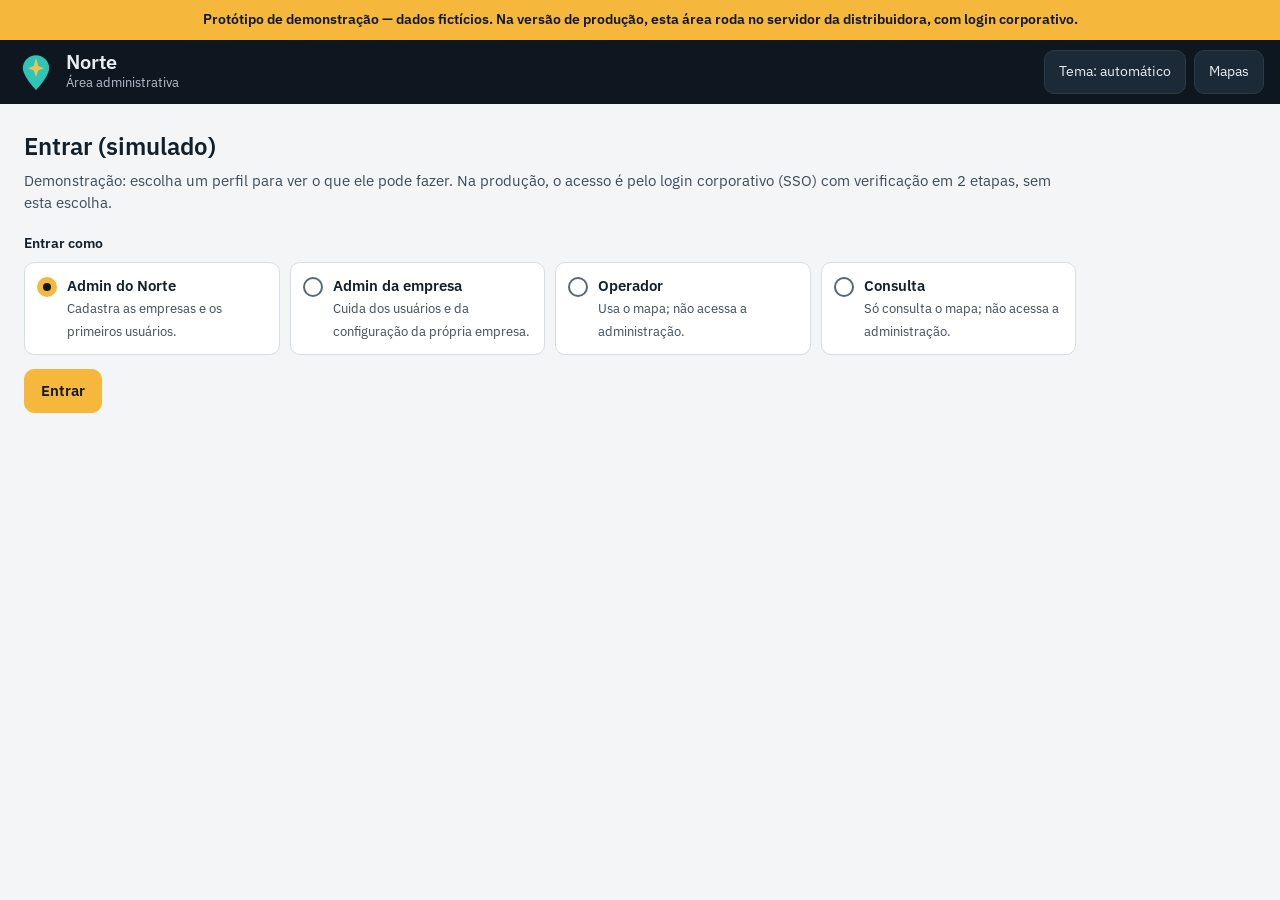
<file: saida/admin.html>
<!doctype html>
<html lang="pt-BR">
<head>
<meta charset="utf-8">
<!-- Nenhuma conexão externa (connect-src 'none'); só os scripts embutidos, pelo hash. Calculada pelo admin.py. -->
<meta http-equiv="Content-Security-Policy" content="default-src 'none'; script-src 'sha256-4pwmJChf/wTdB7I1KdXOkaq8iFUKnCGPfn/FFZi9sPA=' 'sha256-PwuaS0jwN40LCIr61zZJacSsyX/yOcM4SVi1lNIXerk='; style-src 'unsafe-inline'; img-src data:; font-src data:; connect-src 'none'; media-src 'none'; object-src 'none'; frame-src 'none'; worker-src 'none'; base-uri 'none'; form-action 'none'">
<meta name="viewport" content="width=device-width, initial-scale=1">
<title>Norte · Área administrativa (protótipo)</title>
<link rel="icon" type="image/svg+xml" href="[data-uri]">
<!-- IBM Plex Sans e Mono embutidas (SIL OFL 1.1; ver vendor/ibm-plex/) -->
<style>@font-face{font-family:'IBM Plex Sans';font-style:normal;font-weight:400;font-display:swap;src:url([data-uri]) format('woff2')}
@font-face{font-family:'IBM Plex Sans';font-style:normal;font-weight:500;font-display:swap;src:url([data-uri]) format('woff2')}
@font-face{font-family:'IBM Plex Sans';font-style:normal;font-weight:600;font-display:swap;src:url([data-uri]) format('woff2')}
@font-face{font-family:'IBM Plex Mono';font-style:normal;font-weight:500;font-display:swap;src:url([data-uri]) format('woff2')}</style>
<style>
/* ---------- Cores do Norte (claro e escuro, como no mapa) ---------- */
:root {
  color-scheme: light;
  --ambar: #F5B83D; --noite: #0E1620; --mare: #1C2A37; --nevoa: #E9EEF3;
  --fundo: #F3F5F7; --sup: #FFFFFF; --sup2: #EDF1F4; --linha: #D5DDE4;
  --texto: #12202C; --texto2: #3E4C59; --apagado: #5A6875;
  --erro: #B42318; --ok: #1B7D4B; --info: #1663C7; --sombra: 0 2px 10px rgba(14,22,32,.12);
}
@media (prefers-color-scheme: dark) {
  :root:not([data-theme="light"]) {
    color-scheme: dark;
    --fundo: #0E1620; --sup: #15202B; --sup2: #1C2A37; --linha: #2A3A4A;
    --texto: #E9EEF3; --texto2: #B4C0CC; --apagado: #93A1AF;
    --erro: #FF8A7A; --ok: #3FB97A; --info: #6CB4FF; --sombra: 0 2px 12px rgba(0,0,0,.45);
  }
}
:root[data-theme="dark"] {
  color-scheme: dark;
  --fundo: #0E1620; --sup: #15202B; --sup2: #1C2A37; --linha: #2A3A4A;
  --texto: #E9EEF3; --texto2: #B4C0CC; --apagado: #93A1AF;
  --erro: #FF8A7A; --ok: #3FB97A; --info: #6CB4FF; --sombra: 0 2px 12px rgba(0,0,0,.45);
}

/* ---------- Base ---------- */
* { box-sizing: border-box; }
html, body { margin: 0; background: var(--fundo); color: var(--texto);
  font: 15px/1.5 "IBM Plex Sans", system-ui, -apple-system, "Segoe UI", sans-serif; }
.mono { font-family: "IBM Plex Mono", ui-monospace, Consolas, monospace; font-weight: 500; }
[hidden] { display: none !important; }
a { color: var(--info); }
:focus-visible { outline: 2px solid var(--info); outline-offset: 2px; }

/* Faixa de protótipo: sempre visível, no topo */
.faixa { position: sticky; top: 0; z-index: 50; margin: 0; padding: 10px 16px; background: var(--ambar); color: var(--noite);
  font-size: 14px; font-weight: 600; line-height: 1.4; text-align: center; }

.topo { display: flex; align-items: center; justify-content: space-between; gap: 12px; flex-wrap: wrap;
  padding: 10px 16px; background: var(--noite); color: var(--nevoa); }
.marca { display: flex; align-items: center; gap: 10px; min-width: 0; }
.marca svg { width: 40px; height: 40px; flex: none; }
.marca .nome { margin: 0; font-size: 20px; font-weight: 600; line-height: 1.1; }
.marca .sub { margin: 0; font-size: 13px; color: #B4C0CC; }
.acoes-topo { display: flex; align-items: center; gap: 8px; flex-wrap: wrap; }
.sessao { font-size: 13px; color: #B4C0CC; }
.topo button, .topo a.botao { min-height: 44px; padding: 0 14px; border-radius: 10px; border: 1px solid #2A3A4A;
  background: var(--mare); color: var(--nevoa); font: inherit; font-size: 14px; cursor: pointer; text-decoration: none;
  display: inline-flex; align-items: center; }

/* Corpo: menu lateral simples + conteúdo */
.corpo { display: grid; grid-template-columns: 220px minmax(0, 1fr); min-height: calc(100vh - 140px); }
.corpo:has(> nav.menu[hidden]) { grid-template-columns: minmax(0, 1fr); }
td.mono { white-space: nowrap; }
nav.menu { padding: 16px 10px; border-right: 1px solid var(--linha); background: var(--sup); }
nav.menu ul { list-style: none; margin: 0; padding: 0; display: grid; gap: 4px; }
nav.menu a { display: flex; align-items: center; min-height: 44px; padding: 0 12px; border-radius: 10px;
  color: var(--texto); text-decoration: none; font-weight: 500; }
nav.menu a[aria-current="page"] { background: var(--sup2); box-shadow: inset 3px 0 0 var(--ambar); }
nav.menu a:hover { background: var(--sup2); }
main { padding: 24px; max-width: 1100px; width: 100%; }
h1 { margin: 0 0 6px; font-size: 24px; font-weight: 600; }
h2 { margin: 0 0 10px; font-size: 18px; font-weight: 600; }
.apoio { margin: 0 0 18px; color: var(--texto2); }
.cartao { background: var(--sup); border: 1px solid var(--linha); border-radius: 14px; padding: 18px; margin-bottom: 16px; }

/* Botões */
.botao, button.botao { display: inline-flex; align-items: center; justify-content: center; gap: 6px; min-height: 44px; min-width: 44px;
  padding: 0 16px; border-radius: 10px; border: 1px solid var(--linha); background: var(--sup2); color: var(--texto);
  font: inherit; font-weight: 500; cursor: pointer; text-decoration: none; }
.botao.principal { background: var(--ambar); border-color: var(--ambar); color: var(--noite); font-weight: 600; }
.botao.perigo { color: var(--erro); }
.botao:hover { filter: brightness(1.04); }
.botao:disabled { opacity: .55; cursor: not-allowed; }
.linha-botoes { display: flex; flex-wrap: wrap; gap: 8px; align-items: center; }

/* Mensagens */
.aviso { margin: 0 0 16px; padding: 12px 14px; border-radius: 10px; border: 1px solid var(--linha); background: var(--sup2); }
.aviso.ok { border-color: var(--ok); }
.aviso.erro { border-color: var(--erro); color: var(--erro); }
.aviso p { margin: 0; }
.aviso p + p { margin-top: 4px; }

/* Barra de busca */
.barra { display: flex; flex-wrap: wrap; gap: 10px; align-items: end; margin-bottom: 14px; }
.barra .campo { flex: 1 1 240px; margin: 0; }

/* Formulários */
form { display: block; }
details.grupo { background: var(--sup); border: 1px solid var(--linha); border-radius: 14px; margin-bottom: 12px; }
details.grupo > summary { display: flex; align-items: center; min-height: 48px; padding: 0 16px; font-weight: 600; cursor: pointer; }
details.grupo > summary .contagem { margin-left: auto; font-size: 13px; color: var(--erro); font-weight: 500; }
.grupo-corpo { display: grid; grid-template-columns: repeat(auto-fit, minmax(240px, 1fr)); gap: 4px 16px; padding: 4px 16px 16px; }
.campo { display: grid; gap: 4px; margin-bottom: 8px; align-content: start; }
.campo.largo { grid-column: 1 / -1; }
.campo > label, .rotulo { font-size: 14px; font-weight: 600; }
.obrig { color: var(--erro); }
.ajuda { margin: 0; font-size: 12.5px; color: var(--apagado); }
input[type="text"], input[type="email"], input[type="url"], input[type="tel"], input[type="number"], input[type="date"],
input[type="search"], select {
  width: 100%; min-height: 44px; padding: 0 12px; border-radius: 10px; border: 1px solid var(--linha);
  background: var(--sup); color: var(--texto); font: inherit; }
input[aria-invalid="true"], select[aria-invalid="true"] { border-color: var(--erro); }
input[readonly] { background: var(--sup2); }
.erro-campo { margin: 0; min-height: 0; font-size: 13px; color: var(--erro); }
.erro-campo:empty { display: none; }

/* Opção marcável com área de toque de 44 px (o input cobre a linha inteira) */
.opcao { position: relative; display: flex; align-items: center; gap: 10px; min-height: 46px; padding: 0 10px;  /* 44 px + a borda */
  border-radius: 10px; border: 1px solid var(--linha); background: var(--sup); cursor: pointer; }
.opcao input { position: absolute; inset: 0; width: 100%; height: 100%; margin: 0; opacity: 0; cursor: pointer; }
.opcao .caixa { flex: none; width: 20px; height: 20px; border-radius: 5px; border: 2px solid var(--apagado); display: grid; place-items: center; }
.opcao input:checked + .caixa { background: var(--ambar); border-color: var(--ambar); }
.opcao input:checked + .caixa::after { content: ""; width: 10px; height: 6px; border: solid var(--noite); border-width: 0 0 2px 2px; transform: translateY(-1px) rotate(-45deg); }
.opcao input:focus-visible + .caixa { outline: 2px solid var(--info); outline-offset: 2px; }
.opcao input:disabled { cursor: not-allowed; }
.opcao:has(input:disabled) { opacity: .7; }
.opcoes { display: grid; grid-template-columns: repeat(auto-fill, minmax(200px, 1fr)); gap: 8px; }

/* Municípios no formulário da empresa */
.municipio { display: grid; grid-template-columns: 140px minmax(0, 1fr) auto; gap: 8px; align-items: start; margin-bottom: 8px; }
.municipio .erro-campo { grid-column: 1 / -1; }

/* Tabelas (no celular viram cartões) */
.tabela-caixa { overflow-x: auto; }
table { width: 100%; border-collapse: collapse; background: var(--sup); border: 1px solid var(--linha); border-radius: 14px; }
th, td { padding: 10px 12px; text-align: left; vertical-align: middle; border-bottom: 1px solid var(--linha); }
th { font-size: 13px; color: var(--texto2); font-weight: 600; background: var(--sup2); }
tr:last-child td { border-bottom: 0; }
td .linha-botoes { flex-wrap: nowrap; }
.etiqueta { display: inline-block; padding: 2px 10px; border-radius: 999px; font-size: 13px; font-weight: 600; background: var(--sup2); border: 1px solid var(--linha); }
.etiqueta.ativa, .etiqueta.ativo { color: var(--ok); border-color: var(--ok); }
.etiqueta.suspensa, .etiqueta.bloqueado { color: var(--erro); border-color: var(--erro); }
.vazio { color: var(--texto2); }
.resumo { display: grid; grid-template-columns: max-content 1fr; gap: 4px 16px; margin: 0; }
.resumo dt { color: var(--texto2); }
.resumo dd { margin: 0; }

/* Entrada (simulada) */
fieldset { border: 0; padding: 0; margin: 0; min-width: 0; }
legend { padding: 0; margin-bottom: 8px; }
.perfis { display: grid; grid-template-columns: repeat(auto-fit, minmax(220px, 1fr)); gap: 10px; margin-bottom: 14px; }
.perfis .opcao { align-items: start; padding: 12px; min-height: 64px; }
.perfis .opcao .caixa { border-radius: 50%; margin-top: 2px; }
.perfis .opcao input:checked + .caixa::after { width: 8px; height: 8px; border: 0; border-radius: 50%; background: var(--noite); transform: none; }
.perfis .opcao strong { display: block; }
.perfis .opcao small { color: var(--texto2); }

@media (max-width: 760px) {
  .corpo { grid-template-columns: minmax(0, 1fr); }
  nav.menu { border-right: 0; border-bottom: 1px solid var(--linha); padding: 8px; }
  nav.menu ul { grid-auto-flow: column; grid-auto-columns: max-content; overflow-x: auto; }
  main { padding: 16px; }
  .municipio { grid-template-columns: minmax(0, 1fr) auto; }
  .municipio .codigo { grid-column: 1 / -1; }
  /* tabela vira lista de cartões */
  table, thead, tbody, tr, td { display: block; }
  thead { position: absolute; width: 1px; height: 1px; overflow: hidden; clip-path: inset(50%); }
  table { border: 0; background: none; }
  tr { background: var(--sup); border: 1px solid var(--linha); border-radius: 14px; margin-bottom: 10px; padding: 6px 0; }
  td { border: 0; padding: 4px 14px; display: grid; grid-template-columns: 110px minmax(0, 1fr); gap: 8px; }
  td::before { content: attr(data-rotulo); color: var(--texto2); font-size: 13px; }
  td { overflow-wrap: anywhere; }
  td .etiqueta { justify-self: start; }
  td .linha-botoes { flex-wrap: wrap; }
}
@media print { .faixa { position: static; } }
</style>
</head>
<body>
<p class="faixa" id="faixa" role="note">Protótipo de demonstração — dados fictícios. Na versão de produção, esta área roda no servidor da distribuidora, com login corporativo.</p>
<header class="topo">
  <div class="marca">
    <svg xmlns="http://www.w3.org/2000/svg" viewBox="0 0 64 64" width="64" height="64">
  <path d="M32 61 C32 61 11 39 11 26 A21 21 0 0 1 53 26 C53 39 32 61 32 61 Z" fill="#2EC4B6"/>
  <path d="M32 9 L35.6 22.4 L45 26 L35.6 29.6 L32 40 L28.4 29.6 L19 26 L28.4 22.4 Z" fill="#F2C14E"/>
</svg>
    <div><p class="nome">Norte</p><p class="sub">Área administrativa</p></div>
  </div>
  <div class="acoes-topo">
    <span class="sessao" id="sessao"></span>
    <button type="button" id="btnTema" data-acao="tema" aria-label="Tema: automático">Tema: automático</button>
    <button type="button" id="btnTrocar" data-acao="sair" hidden>Trocar perfil</button>
    <a class="botao" href="index.html">Mapas</a>
  </div>
</header>
<div class="corpo">
  <nav class="menu" id="menu" aria-label="Administração"><ul id="menuLista"></ul></nav>
  <main id="conteudo" tabindex="-1"></main>
</div>
<script type="application/json" id="dados">{"demo":{"empresas":[{"pais":"Brasil","uf":"MG","idioma":"pt-BR","fuso":"America/Sao_Paulo","criadoPor":"Admin do Norte","criadoEm":"2026-09-01T12:00:00.000Z","alteradoPor":"Admin do Norte","alteradoEm":"2026-09-01T12:00:00.000Z","id":"emp-1","razaoSocial":"Distribuidora Demonstração de Energia S.A.","nomeFantasia":"Distribuidora Demonstração MG","cnpj":"FA.ROL.DEM/0001-19","tipo":"distribuidora","emailInstitucional":"contato@distribuidora.example.com","telefone":"0800 000 0001","site":"https://distribuidora.example.com","gestorNome":"Gestora Exemplo","gestorEmail":"gestora@distribuidora.example.com","dpoNome":"Encarregado Exemplo","dpoEmail":"dpo@distribuidora.example.com","municipios":[{"codigo":"3138401","nome":"Leopoldina"},{"codigo":"3143906","nome":"Muriaé"}],"antecedenciaHoras":72,"motivoPadrao":"manutenção preventiva na rede","status":"ativa","contratoInicio":"2026-01-01","contratoFim":"2027-12-31","dominio":"distribuidora.example.com","exige2Etapas":true},{"pais":"Brasil","uf":"MG","idioma":"pt-BR","fuso":"America/Sao_Paulo","criadoPor":"Admin do Norte","criadoEm":"2026-09-01T12:00:00.000Z","alteradoPor":"Admin do Norte","alteradoEm":"2026-09-01T12:00:00.000Z","id":"emp-2","razaoSocial":"Cooperativa de Eletrificação Rural Exemplo","nomeFantasia":"Cooperativa Rural Exemplo","cnpj":"CO.OPE.XEM/0001-27","tipo":"cooperativa","emailInstitucional":"atendimento@cooperativa.example.com","telefone":"0800 000 0002","site":"","gestorNome":"Gestor Exemplo","gestorEmail":"gestor@cooperativa.example.com","dpoNome":"Encarregada Exemplo","dpoEmail":"privacidade@cooperativa.example.com","municipios":[{"codigo":"3115300","nome":"Cataguases"}],"antecedenciaHoras":96,"motivoPadrao":"ampliação da rede rural","status":"ativa","contratoInicio":"2026-06-01","contratoFim":"2027-05-31","dominio":"cooperativa.example.com","exige2Etapas":false}],"usuarios":[{"id":"usu-1","empresaId":"emp-1","nome":"Ana Exemplo","email":"ana.exemplo@distribuidora.example.com","cargo":"Coordenação de operação","perfil":"admin_empresa","municipios":["3138401","3143906"],"status":"ativo","doisFatores":true,"ultimoAcesso":"2026-10-08T13:20:00.000Z","criadoPor":"Admin do Norte","criadoEm":"2026-09-01T12:00:00.000Z","alteradoPor":"Admin do Norte","alteradoEm":"2026-09-01T12:00:00.000Z"},{"id":"usu-2","empresaId":"emp-1","nome":"Bruno Exemplo","email":"bruno.exemplo@distribuidora.example.com","cargo":"Centro de operação","perfil":"operador","municipios":["3138401"],"status":"ativo","doisFatores":true,"ultimoAcesso":"2026-10-09T10:05:00.000Z","criadoPor":"Admin do Norte","criadoEm":"2026-09-01T12:00:00.000Z","alteradoPor":"Admin do Norte","alteradoEm":"2026-09-01T12:00:00.000Z"},{"id":"usu-3","empresaId":"emp-1","nome":"Clara Exemplo","email":"clara.exemplo@distribuidora.example.com","cargo":"","perfil":"consulta","municipios":["3143906"],"status":"bloqueado","doisFatores":true,"ultimoAcesso":"2026-07-30T16:40:00.000Z","criadoPor":"Admin do Norte","criadoEm":"2026-09-01T12:00:00.000Z","alteradoPor":"Admin do Norte","alteradoEm":"2026-09-01T12:00:00.000Z"},{"id":"usu-4","empresaId":"emp-2","nome":"Diego Exemplo","email":"diego.exemplo@cooperativa.example.com","cargo":"Diretoria técnica","perfil":"admin_empresa","municipios":["3115300"],"status":"ativo","doisFatores":false,"ultimoAcesso":"2026-10-01T09:00:00.000Z","criadoPor":"Admin do Norte","criadoEm":"2026-09-01T12:00:00.000Z","alteradoPor":"Admin do Norte","alteradoEm":"2026-09-01T12:00:00.000Z"},{"id":"usu-5","empresaId":"emp-2","nome":"Elisa Exemplo","email":"elisa.exemplo@cooperativa.example.com","cargo":"","perfil":"operador","municipios":["3115300"],"status":"convidado","doisFatores":false,"ultimoAcesso":"","criadoPor":"Admin do Norte","criadoEm":"2026-09-01T12:00:00.000Z","alteradoPor":"Admin do Norte","alteradoEm":"2026-09-01T12:00:00.000Z"}]},"padroesToml":{"regulatorio":{"prazo_legal_horas":72,"prazo_vital_dias_uteis":5,"prazo_interno_dias":15,"norma":"REN ANEEL 1.000/2021, art. 436"},"expediente":{"inicio_min_h":7.0,"ultimo_inicio_h":17.0,"fim_max_h":18.0,"passo_min":30},"aviso":{"limiar_total":0.9,"limite_fragmento":2,"limite_participacao":0.1},"obra":{"raio_rede_m":500},"janela":{"razao_muito_pior":1.5},"perfis":{"agropecuaria":{"singular":"estabelecimento agropecuário","plural":"estabelecimentos agropecuários","padrao":{"util":"MEDIO","sabado":"MEDIO","domingo":"MEDIO"},"periodos":[{"nome":"a ordenha da manhã","dias":["util","sabado","domingo"],"inicio_h":5,"fim_h":7,"nivel":"ALTO"},{"nome":"a ordenha da tarde","dias":["util","sabado","domingo"],"inicio_h":15,"fim_h":17,"nivel":"ALTO"},{"nome":"o resfriamento do leite da manhã","dias":["util","sabado","domingo"],"inicio_h":7,"fim_h":10,"nivel":"ALTO"},{"nome":"o resfriamento do leite da tarde","dias":["util","sabado","domingo"],"inicio_h":17,"fim_h":20,"nivel":"ALTO"}]},"saude":{"singular":"unidade de saúde","plural":"unidades de saúde","padrao":{"util":"BAIXO","sabado":"BAIXO","domingo":"BAIXO"},"periodos":[{"nome":"o atendimento de saúde","dias":["util"],"inicio_h":7,"fim_h":19,"nivel":"ALTO"}]},"ensino":{"singular":"escola","plural":"escolas","padrao":{"util":"BAIXO","sabado":"ZERO","domingo":"ZERO"},"periodos":[{"nome":"o horário de aula da manhã","dias":["util"],"inicio_h":7,"fim_h":12,"nivel":"ALTO"},{"nome":"o horário de aula da tarde","dias":["util"],"inicio_h":13,"fim_h":17,"nivel":"ALTO"}]},"residencial":{"singular":"residência","plural":"residências","padrao":{"util":"BAIXO","sabado":"BAIXO","domingo":"BAIXO"},"periodos":[{"nome":"o pico residencial da manhã","dias":["util","sabado","domingo"],"inicio_h":6,"fim_h":8,"nivel":"MEDIO"},{"nome":"o pico residencial da noite","dias":["util","sabado","domingo"],"inicio_h":18,"fim_h":22,"nivel":"MEDIO"}]},"religioso":{"singular":"templo","plural":"templos","padrao":{"util":"ZERO","sabado":"ZERO","domingo":"ZERO"},"periodos":[{"nome":"a celebração de domingo","dias":["domingo"],"inicio_h":7,"fim_h":12,"nivel":"MEDIO"}]},"outros":{"singular":"comércio ou serviço","plural":"comércios e serviços","padrao":{"util":"ZERO","sabado":"ZERO","domingo":"ZERO"},"periodos":[{"nome":"o horário comercial","dias":["util","sabado","domingo"],"inicio_h":8,"fim_h":18,"nivel":"BAIXO"}]}}},"mapas":"index.html"}</script>
<script>// =====================================================================================
// MODEL da área administrativa (PROTÓTIPO): estado e regras puras de empresas e usuários.
// Não toca no HTML: recebe valores e devolve valores. O mesmo arquivo vai embutido em
// saida/admin.html (admin.py) e é testado no Node (testes/admin/teste_modelo.mjs).
// Não é controle de acesso real: tudo roda na memória do navegador (ver SEGURANCA.md).
// =====================================================================================
const Modelo = (() => {
  'use strict';

  // ---------- Perfis e permissões ----------
  const PERFIS = {
    admin_farol: 'Admin do Norte',
    admin_empresa: 'Admin da empresa',
    operador: 'Operador',
    consulta: 'Consulta',
  };
  // Perfis que um usuário de empresa pode ter (o Admin do Norte não pertence a empresa)
  const PERFIS_USUARIO = ['admin_empresa', 'operador', 'consulta'];
  const TIPOS_EMPRESA = { distribuidora: 'Distribuidora', cooperativa: 'Cooperativa', permissionaria: 'Permissionária' };
  const IDIOMAS = { 'pt-BR': 'Português (Brasil)', en: 'English', es: 'Español' };
  const FUSOS = ['America/Sao_Paulo', 'America/Bahia', 'America/Fortaleza', 'America/Recife', 'America/Belem',
    'America/Araguaina', 'America/Maceio', 'America/Cuiaba', 'America/Campo_Grande', 'America/Manaus',
    'America/Porto_Velho', 'America/Boa_Vista', 'America/Rio_Branco', 'America/Noronha'];
  const PRAZO_LEGAL_MIN_HORAS = 72;  // REN ANEEL 1.000/2021, art. 436: a antecedência não pode ser menor

  // Código IBGE de cada UF (os 2 primeiros dígitos do código do município)
  const UFS = { RO: '11', AC: '12', AM: '13', RR: '14', PA: '15', AP: '16', TO: '17', MA: '21', PI: '22',
    CE: '23', RN: '24', PB: '25', PE: '26', AL: '27', SE: '28', BA: '29', MG: '31', ES: '32', RJ: '33',
    SP: '35', PR: '41', SC: '42', RS: '43', MS: '50', MT: '51', GO: '52', DF: '53' };

  // ---------- Validações ----------
  const so = (s, re) => String(s ?? '').toUpperCase().replace(re, '');
  const vazio = s => !String(s ?? '').trim();

  // CNPJ numérico e alfanumérico (Receita Federal, a partir de julho de 2026): 12 caracteres
  // [0-9A-Z] e 2 dígitos verificadores numéricos. Valor de cada caractere = código ASCII - 48.
  function normalizarCNPJ(s) { return so(s, /[.\/\-\s]/g); }
  function cnpjValido(s) {
    const c = normalizarCNPJ(s);
    if (!/^[0-9A-Z]{12}[0-9]{2}$/.test(c) || /^(.)\1{13}$/.test(c)) return false;
    const dv = (base, pesos) => {
      const soma = [...base].reduce((t, ch, i) => t + (ch.charCodeAt(0) - 48) * pesos[i], 0);
      const r = soma % 11;
      return r < 2 ? 0 : 11 - r;
    };
    const d1 = dv(c.slice(0, 12), [5, 4, 3, 2, 9, 8, 7, 6, 5, 4, 3, 2]);
    const d2 = dv(c.slice(0, 12) + d1, [6, 5, 4, 3, 2, 9, 8, 7, 6, 5, 4, 3, 2]);
    return c.slice(12) === `${d1}${d2}`;
  }
  function formatarCNPJ(s) {
    const c = normalizarCNPJ(s);
    return c.length === 14 ? `${c.slice(0, 2)}.${c.slice(2, 5)}.${c.slice(5, 8)}/${c.slice(8, 12)}-${c.slice(12)}` : String(s ?? '');
  }

  // Código IBGE de município: 7 dígitos, prefixo da UF e dígito verificador (pesos 1,2,1,2,1,2;
  // soma dos algarismos dos produtos). Alguns municípios têm DV fora da regra: lista do IBGE.
  const IBGE_FORA_DA_REGRA = new Set(['2201919', '2201988', '2202251', '2611533', '3117836', '3152131',
    '4305871', '5203939', '5203962']);
  function ibgeValido(codigo, uf) {
    const c = String(codigo ?? '').trim();
    if (!/^\d{7}$/.test(c)) return false;
    if (uf && UFS[uf] !== c.slice(0, 2)) return false;
    if (!Object.values(UFS).includes(c.slice(0, 2))) return false;
    if (IBGE_FORA_DA_REGRA.has(c)) return true;
    const soma = [...c.slice(0, 6)].reduce((t, d, i) => {
      const p = Number(d) * (i % 2 ? 2 : 1);
      return t + Math.floor(p / 10) + (p % 10);
    }, 0);
    return (10 - (soma % 10)) % 10 === Number(c[6]);
  }

  const RE_DOMINIO = /^(?=.{4,253}$)([a-z0-9](?:[a-z0-9-]{0,61}[a-z0-9])?\.)+[a-z]{2,63}$/;
  const RE_EMAIL = /^[a-z0-9._%+-]+@([a-z0-9-]+\.)+[a-z]{2,63}$/;
  const dominioValido = d => RE_DOMINIO.test(String(d ?? '').trim().toLowerCase());
  const emailValido = e => RE_EMAIL.test(String(e ?? '').trim().toLowerCase()) && String(e).length <= 254;
  const emailNoDominio = (e, d) => emailValido(e) && String(e).trim().toLowerCase().endsWith('@' + String(d).trim().toLowerCase());
  // Telefone de atendimento: 0800 (11 dígitos) ou fixo/celular com DDD (10 ou 11 dígitos)
  function telefoneValido(t) {
    const d = String(t ?? '').replace(/\D/g, '');
    return /^0800\d{7}$/.test(d) || /^[1-9][1-9]\d{8,9}$/.test(d);
  }
  const siteValido = s => vazio(s) || /^https:\/\/([a-z0-9-]+\.)+[a-z]{2,63}(\/[^\s]*)?$/i.test(String(s).trim());
  const dataValida = s => /^\d{4}-\d{2}-\d{2}$/.test(s ?? '') && !Number.isNaN(Date.parse(s + 'T00:00:00Z'));

  // ---------- Empresa ----------
  function empresaVazia() {
    return {
      id: '', razaoSocial: '', nomeFantasia: '', cnpj: '', tipo: 'distribuidora',
      emailInstitucional: '', telefone: '', site: '',
      gestorNome: '', gestorEmail: '', dpoNome: '', dpoEmail: '',
      pais: 'Brasil', uf: 'MG', municipios: [],
      idioma: 'pt-BR', fuso: 'America/Sao_Paulo', antecedenciaHoras: PRAZO_LEGAL_MIN_HORAS, motivoPadrao: '',
      status: 'ativa', contratoInicio: '', contratoFim: '', dominio: '', exige2Etapas: true,
      criadoPor: '', criadoEm: '', alteradoPor: '', alteradoEm: '',
    };
  }

  // Devolve { campo: mensagem } (vazio = válida). empresas: as demais, para conferir duplicidade.
  function validarEmpresa(e, empresas = []) {
    const erros = {};
    const outras = empresas.filter(o => o.id !== e.id);
    if (vazio(e.razaoSocial)) erros.razaoSocial = 'Informe a razão social.';
    if (vazio(e.nomeFantasia)) erros.nomeFantasia = 'Informe o nome fantasia (é o que aparece nas mensagens).';
    else if (e.nomeFantasia.trim().length > 80) erros.nomeFantasia = 'Use no máximo 80 caracteres.';
    if (vazio(e.cnpj)) erros.cnpj = 'Informe o CNPJ.';
    else if (!cnpjValido(e.cnpj)) erros.cnpj = 'CNPJ inválido: confira os dígitos verificadores.';
    else if (outras.some(o => normalizarCNPJ(o.cnpj) === normalizarCNPJ(e.cnpj))) erros.cnpj = 'Já existe uma empresa com este CNPJ.';
    if (!TIPOS_EMPRESA[e.tipo]) erros.tipo = 'Escolha o tipo.';
    if (vazio(e.emailInstitucional)) erros.emailInstitucional = 'Informe o e-mail institucional.';
    else if (!emailValido(e.emailInstitucional)) erros.emailInstitucional = 'E-mail inválido.';
    if (vazio(e.telefone)) erros.telefone = 'Informe o telefone de atendimento.';
    else if (!telefoneValido(e.telefone)) erros.telefone = 'Use um 0800 (0800 000 0000) ou um número com DDD.';
    if (!siteValido(e.site)) erros.site = 'O site deve começar com https://';
    if (vazio(e.gestorNome)) erros.gestorNome = 'Informe o gestor do contrato.';
    if (vazio(e.gestorEmail)) erros.gestorEmail = 'Informe o e-mail do gestor.';
    else if (!emailValido(e.gestorEmail)) erros.gestorEmail = 'E-mail inválido.';
    if (vazio(e.dpoNome)) erros.dpoNome = 'Informe o encarregado de dados (DPO), exigido pela LGPD.';
    if (vazio(e.dpoEmail)) erros.dpoEmail = 'Informe o e-mail do encarregado de dados.';
    else if (!emailValido(e.dpoEmail)) erros.dpoEmail = 'E-mail inválido.';
    if (!UFS[e.uf]) erros.uf = 'Escolha a UF.';
    if (!e.municipios.length) erros.municipios = 'Inclua pelo menos um município atendido.';
    const vistos = new Set();
    e.municipios.forEach((m, i) => {
      if (vazio(m.nome)) erros[`municipio${i}`] = 'Informe o nome do município.';
      else if (!ibgeValido(m.codigo, e.uf)) erros[`municipio${i}`] = `Código IBGE inválido para ${e.uf}: 7 dígitos, começando por ${UFS[e.uf] ?? '??'}, com dígito verificador correto.`;
      else if (vistos.has(m.codigo)) erros[`municipio${i}`] = 'Município repetido.';
      vistos.add(m.codigo);
    });
    if (!IDIOMAS[e.idioma]) erros.idioma = 'Escolha o idioma.';
    if (!FUSOS.includes(e.fuso)) erros.fuso = 'Escolha o fuso horário.';
    const h = Number(e.antecedenciaHoras);
    if (!Number.isInteger(h) || h < PRAZO_LEGAL_MIN_HORAS || h > 24 * 60)
      erros.antecedenciaHoras = `A antecedência mínima deve ser um número inteiro de horas, de ${PRAZO_LEGAL_MIN_HORAS} (prazo legal) a 1440.`;
    if (String(e.motivoPadrao ?? '').length > 120) erros.motivoPadrao = 'Use no máximo 120 caracteres.';
    if (!['ativa', 'suspensa'].includes(e.status)) erros.status = 'Escolha o status.';
    if (!dataValida(e.contratoInicio)) erros.contratoInicio = 'Informe o início do contrato.';
    if (!dataValida(e.contratoFim)) erros.contratoFim = 'Informe o fim do contrato.';
    else if (dataValida(e.contratoInicio) && e.contratoFim < e.contratoInicio) erros.contratoFim = 'O fim do contrato não pode ser antes do início.';
    if (vazio(e.dominio)) erros.dominio = 'Informe o domínio de e-mail permitido (ex.: example.com).';
    else if (!dominioValido(e.dominio)) erros.dominio = 'Domínio inválido (ex.: example.com, sem @).';
    else if (outras.some(o => o.dominio.toLowerCase() === e.dominio.trim().toLowerCase())) erros.dominio = 'Este domínio já pertence a outra empresa.';
    return erros;
  }

  // ---------- Usuário ----------
  function usuarioVazio(empresaId) {
    return { id: '', empresaId, nome: '', email: '', cargo: '', perfil: 'operador', municipios: [],
      status: 'convidado', doisFatores: false, ultimoAcesso: '', criadoPor: '', criadoEm: '', alteradoPor: '', alteradoEm: '' };
  }

  function validarUsuario(u, empresa, usuarios = []) {
    const erros = {};
    if (vazio(u.nome)) erros.nome = 'Informe o nome completo.';
    else if (u.nome.trim().length > 100) erros.nome = 'Use no máximo 100 caracteres.';
    if (vazio(u.email)) erros.email = 'Informe o e-mail corporativo.';
    else if (!emailValido(u.email)) erros.email = 'E-mail inválido.';
    else if (!emailNoDominio(u.email, empresa.dominio)) erros.email = `Só e-mails @${empresa.dominio} podem ser cadastrados nesta empresa.`;
    else if (usuarios.some(o => o.id !== u.id && o.email.toLowerCase() === u.email.trim().toLowerCase()))
      erros.email = 'Este e-mail já está cadastrado.';
    if (String(u.cargo ?? '').length > 80) erros.cargo = 'Use no máximo 80 caracteres.';
    if (!PERFIS_USUARIO.includes(u.perfil)) erros.perfil = 'Escolha o perfil.';
    const daEmpresa = new Set(empresa.municipios.map(m => m.codigo));
    if (!u.municipios.length) erros.municipios = 'Escolha pelo menos um município.';
    else if (u.municipios.some(c => !daEmpresa.has(c))) erros.municipios = 'Só é possível escolher municípios da empresa.';
    if (!['convidado', 'ativo', 'bloqueado'].includes(u.status)) erros.status = 'Escolha o status.';
    if (empresa.exige2Etapas && !u.doisFatores) erros.doisFatores = 'Esta empresa exige verificação em 2 etapas.';
    return erros;
  }

  // Situação mostrada na tela: empresa suspensa bloqueia todos os usuários dela
  function situacaoUsuario(u, empresa) {
    if (empresa.status === 'suspensa') return { codigo: 'bloqueado', texto: 'Bloqueado (empresa suspensa)' };
    return { convidado: { codigo: 'convidado', texto: 'Convidado' }, ativo: { codigo: 'ativo', texto: 'Ativo' },
      bloqueado: { codigo: 'bloqueado', texto: 'Bloqueado' } }[u.status];
  }

  const adminsAtivos = (usuarios, empresaId, excetoId) =>
    usuarios.filter(u => u.empresaId === empresaId && u.id !== excetoId && u.perfil === 'admin_empresa' && u.status !== 'bloqueado');

  // A mudança tira o último admin (não bloqueado) da empresa?
  function tiraUltimoAdmin(antes, depois, usuarios) {
    if (!antes || antes.perfil !== 'admin_empresa' || antes.status === 'bloqueado') return false;
    const continuaAdmin = depois && depois.perfil === 'admin_empresa' && depois.status !== 'bloqueado';
    return !continuaAdmin && adminsAtivos(usuarios, antes.empresaId, antes.id).length === 0;
  }

  // ---------- Sessão (simulada) e permissões ----------
  // sessao = { perfil, empresaId } (empresaId só para os perfis de empresa)
  function pode(sessao, acao, empresaId) {
    if (!sessao) return false;
    if (sessao.perfil === 'admin_farol') return true;
    if (sessao.perfil !== 'admin_empresa') return false;
    // Admin da empresa: só a própria empresa, e nunca a lista de empresas nem o cadastro delas
    if (['ver_empresas', 'criar_empresa', 'editar_empresa', 'suspender_empresa'].includes(acao)) return false;
    if (['ver_usuarios', 'editar_usuario', 'ver_configuracao', 'editar_configuracao', 'gerar_toml', 'ver_registro'].includes(acao))
      return acao === 'ver_registro' || empresaId === sessao.empresaId;
    return false;
  }

  // Telas do menu, na ordem
  function menu(sessao) {
    if (!sessao) return [];
    if (sessao.perfil === 'admin_farol') return [['empresas', 'Empresas'], ['registro', 'Registro de atividades']];
    if (sessao.perfil === 'admin_empresa') return [['usuarios', 'Usuários'], ['configuracao', 'Configuração'], ['registro', 'Registro de atividades']];
    return [];
  }

  function quem(sessao, estado) {
    if (sessao.perfil === 'admin_farol') return 'Admin do Norte';
    const e = estado.empresas.find(x => x.id === sessao.empresaId);
    return `${PERFIS[sessao.perfil]} · ${e ? e.nomeFantasia : '?'}`;
  }

  // ---------- Estado e operações (todas conferem a permissão e registram a atividade) ----------
  function criarEstado(demo) {
    const copia = JSON.parse(JSON.stringify(demo));
    return { empresas: copia.empresas, usuarios: copia.usuarios, registro: [], proximoId: 1, sessao: null };
  }
  const novoId = (estado, prefixo) => `${prefixo}-novo-${estado.proximoId++}`;
  const agoraIso = agora => (agora || new Date()).toISOString();

  function registrar(estado, acao, alvo, empresaId, agora) {
    estado.registro.push({ quando: agoraIso(agora), quem: quem(estado.sessao, estado), acao, alvo, empresaId: empresaId ?? null });
  }

  // Registro visível: o Admin do Norte vê tudo; o admin da empresa, só o da própria empresa
  function registroVisivel(estado) {
    const s = estado.sessao;
    if (!pode(s, 'ver_registro')) return [];
    return s.perfil === 'admin_farol' ? estado.registro.slice() : estado.registro.filter(r => r.empresaId === s.empresaId);
  }

  function entrar(estado, perfil, empresaId, agora) {
    if (!PERFIS[perfil]) return { ok: false, erro: 'Perfil desconhecido.' };
    if (perfil !== 'admin_farol' && !estado.empresas.some(e => e.id === empresaId)) return { ok: false, erro: 'Escolha a empresa.' };
    estado.sessao = { perfil, empresaId: perfil === 'admin_farol' ? null : empresaId };
    registrar(estado, 'entrou (simulado)', PERFIS[perfil], estado.sessao.empresaId, agora);
    return { ok: true };
  }

  function sair(estado) { estado.sessao = null; }

  const limparEmpresa = e => ({ ...e,
    razaoSocial: e.razaoSocial.trim(), nomeFantasia: e.nomeFantasia.trim(), cnpj: formatarCNPJ(e.cnpj),
    emailInstitucional: e.emailInstitucional.trim().toLowerCase(), telefone: e.telefone.trim(), site: e.site.trim(),
    gestorNome: e.gestorNome.trim(), gestorEmail: e.gestorEmail.trim().toLowerCase(),
    dpoNome: e.dpoNome.trim(), dpoEmail: e.dpoEmail.trim().toLowerCase(), dominio: e.dominio.trim().toLowerCase(),
    antecedenciaHoras: Number(e.antecedenciaHoras), motivoPadrao: String(e.motivoPadrao ?? '').trim(),
    municipios: e.municipios.map(m => ({ codigo: String(m.codigo).trim(), nome: m.nome.trim() })) });

  function salvarEmpresa(estado, dados, agora) {
    const nova = !dados.id;
    if (!pode(estado.sessao, nova ? 'criar_empresa' : 'editar_empresa', dados.id)) return { ok: false, erro: 'Sem permissão.' };
    const erros = validarEmpresa(dados, estado.empresas);
    if (Object.keys(erros).length) return { ok: false, erros };
    const quando = agoraIso(agora), autor = quem(estado.sessao, estado);
    const e = limparEmpresa(dados);
    if (nova) {
      Object.assign(e, { id: novoId(estado, 'emp'), criadoPor: autor, criadoEm: quando, alteradoPor: autor, alteradoEm: quando });
      estado.empresas.push(e);
    } else {
      const i = estado.empresas.findIndex(x => x.id === e.id);
      if (i < 0) return { ok: false, erro: 'Empresa não encontrada.' };
      Object.assign(e, { criadoPor: estado.empresas[i].criadoPor, criadoEm: estado.empresas[i].criadoEm, alteradoPor: autor, alteradoEm: quando });
      // Municípios que saíram da empresa saem também dos usuários
      const ficam = new Set(e.municipios.map(m => m.codigo));
      estado.usuarios.filter(u => u.empresaId === e.id).forEach(u => { u.municipios = u.municipios.filter(c => ficam.has(c)); });
      estado.empresas[i] = e;
    }
    registrar(estado, nova ? 'criou empresa' : 'alterou empresa', e.nomeFantasia, e.id, agora);
    return { ok: true, id: e.id };
  }

  function alternarEmpresa(estado, id, agora) {
    if (!pode(estado.sessao, 'suspender_empresa', id)) return { ok: false, erro: 'Sem permissão.' };
    const e = estado.empresas.find(x => x.id === id);
    if (!e) return { ok: false, erro: 'Empresa não encontrada.' };
    e.status = e.status === 'ativa' ? 'suspensa' : 'ativa';
    e.alteradoPor = quem(estado.sessao, estado); e.alteradoEm = agoraIso(agora);
    registrar(estado, e.status === 'suspensa' ? 'suspendeu empresa' : 'reativou empresa', e.nomeFantasia, e.id, agora);
    return { ok: true };
  }

  // Configuração (admin da empresa): só idioma, fuso, antecedência e motivo padrão
  const CAMPOS_CONFIGURACAO = ['idioma', 'fuso', 'antecedenciaHoras', 'motivoPadrao'];
  function salvarConfiguracao(estado, empresaId, dados, agora) {
    if (!pode(estado.sessao, 'editar_configuracao', empresaId)) return { ok: false, erro: 'Sem permissão.' };
    const atual = estado.empresas.find(x => x.id === empresaId);
    if (!atual) return { ok: false, erro: 'Empresa não encontrada.' };
    const candidata = { ...atual };
    CAMPOS_CONFIGURACAO.forEach(c => { candidata[c] = dados[c]; });
    const erros = Object.fromEntries(Object.entries(validarEmpresa(candidata, estado.empresas)).filter(([c]) => CAMPOS_CONFIGURACAO.includes(c)));
    if (Object.keys(erros).length) return { ok: false, erros };
    candidata.antecedenciaHoras = Number(candidata.antecedenciaHoras);
    candidata.motivoPadrao = String(candidata.motivoPadrao ?? '').trim();
    candidata.alteradoPor = quem(estado.sessao, estado); candidata.alteradoEm = agoraIso(agora);
    Object.assign(atual, candidata);
    registrar(estado, 'alterou configuração', atual.nomeFantasia, empresaId, agora);
    return { ok: true };
  }

  function salvarUsuario(estado, dados, agora) {
    const empresa = estado.empresas.find(x => x.id === dados.empresaId);
    if (!empresa) return { ok: false, erro: 'Empresa não encontrada.' };
    if (!pode(estado.sessao, 'editar_usuario', empresa.id)) return { ok: false, erro: 'Sem permissão.' };
    const antes = dados.id ? estado.usuarios.find(u => u.id === dados.id) : null;
    if (dados.id && (!antes || antes.empresaId !== empresa.id)) return { ok: false, erro: 'Usuário não encontrado nesta empresa.' };
    const erros = validarUsuario(dados, empresa, estado.usuarios);
    if (Object.keys(erros).length) return { ok: false, erros };
    if (tiraUltimoAdmin(antes, dados, estado.usuarios))
      return { ok: false, erros: { perfil: 'Este é o último admin da empresa: cadastre outro admin antes de mudar o perfil ou bloquear.' } };
    const quando = agoraIso(agora), autor = quem(estado.sessao, estado);
    const u = { ...dados, nome: dados.nome.trim(), email: dados.email.trim().toLowerCase(), cargo: String(dados.cargo ?? '').trim(),
      municipios: empresa.municipios.map(m => m.codigo).filter(c => dados.municipios.includes(c)) };
    if (!antes) {
      // "Convidar" não cria senha: na produção o usuário recebe um link e cria a própria senha
      Object.assign(u, { id: novoId(estado, 'usu'), status: 'convidado', ultimoAcesso: '', criadoPor: autor, criadoEm: quando, alteradoPor: autor, alteradoEm: quando });
      estado.usuarios.push(u);
      registrar(estado, 'convidou usuário (simulado)', `${u.nome} (${PERFIS[u.perfil]})`, empresa.id, agora);
    } else {
      Object.assign(u, { status: dados.status, ultimoAcesso: antes.ultimoAcesso, criadoPor: antes.criadoPor, criadoEm: antes.criadoEm, alteradoPor: autor, alteradoEm: quando });
      estado.usuarios[estado.usuarios.indexOf(antes)] = u;
      registrar(estado, 'alterou usuário', `${u.nome} (${PERFIS[u.perfil]})`, empresa.id, agora);
    }
    return { ok: true, id: u.id };
  }

  function alternarBloqueio(estado, id, agora) {
    const u = estado.usuarios.find(x => x.id === id);
    if (!u) return { ok: false, erro: 'Usuário não encontrado.' };
    if (!pode(estado.sessao, 'editar_usuario', u.empresaId)) return { ok: false, erro: 'Sem permissão.' };
    const depois = { ...u, status: u.status === 'bloqueado' ? 'ativo' : 'bloqueado' };
    if (tiraUltimoAdmin(u, depois, estado.usuarios))
      return { ok: false, erro: 'Este é o último admin da empresa: cadastre outro admin antes de bloquear.' };
    u.status = depois.status; u.alteradoPor = quem(estado.sessao, estado); u.alteradoEm = agoraIso(agora);
    registrar(estado, u.status === 'bloqueado' ? 'bloqueou usuário' : 'reativou usuário', u.nome, u.empresaId, agora);
    return { ok: true };
  }

  // ---------- Busca ----------
  const normalizar = s => String(s ?? '').normalize('NFD').replace(/[̀-ͯ]/g, '').toLowerCase().trim();
  const confere = (termo, ...campos) => !normalizar(termo) || campos.some(c => normalizar(c).includes(normalizar(termo)));

  // ---------- Arquivo de configuração (.toml), no formato de distribuidoras/*.toml ----------
  // padroes: os valores de demonstração (distribuidoras/demo-leopoldina.toml) para o que o cadastro
  // ainda não tem (expediente, limites do aviso, perfis). Nunca leva usuários.
  // String básica do TOML: os escapes do JSON são compatíveis (sem surrogates soltos, que o TOML recusa)
  const str = s => JSON.stringify(String(s).toWellFormed());
  function valorToml(v) {
    if (typeof v === 'string') return str(v);
    if (typeof v === 'number') return Number.isFinite(v) ? String(v) : '0';
    if (typeof v === 'boolean') return String(v);
    if (Array.isArray(v)) return `[${v.map(valorToml).join(', ')}]`;
    return `{ ${Object.entries(v).map(([k, x]) => `${k} = ${valorToml(x)}`).join(', ')} }`;
  }
  const secao = (nome, obj) => [`[${nome}]`, ...Object.entries(obj).map(([k, v]) => `${k} = ${valorToml(v)}`), ''];
  const slug = s => normalizar(s).replace(/[^a-z0-9]+/g, '-').replace(/^-|-$/g, '') || 'empresa';

  function nomeArquivoToml(empresa, municipio) { return `${slug(empresa.nomeFantasia)}-${slug(municipio.nome)}.toml`; }

  function gerarToml(empresa, municipio, padroes, agora) {
    const linhas = [
      `# Configuração gerada pela área administrativa do Norte (PROTÓTIPO) em ${agoraIso(agora).slice(0, 10)}.`,
      `# Empresa: ${str(empresa.nomeFantasia)} · município: ${str(municipio.nome)}/${empresa.uf}.`,
      '# Expediente, limites do aviso e perfis de sensibilidade vêm da demonstração (a confirmar com a empresa).',
      '# Este arquivo não contém usuários nem dados pessoais.',
      '',
      ...secao('distribuidora', {
        nome: empresa.nomeFantasia,
        assinatura_aviso_atual: empresa.nomeFantasia,
        telefone: empresa.telefone,
        municipio: municipio.nome,
        uf: empresa.uf,
        codigo_ibge: municipio.codigo,
        idioma_padrao: empresa.idioma,
      }),
    ];
    // Ainda não usados pelo pipeline: ficam como comentário, para não mudar o formato do arquivo
    linhas.splice(linhas.length - 1, 0,
      `# fuso_horario = ${str(empresa.fuso)}            (ainda não usado pelo pipeline)`,
      `# motivo_padrao = ${str(empresa.motivoPadrao)}   (ainda não usado pelo pipeline)`);
    linhas.push(...secao('regulatorio', { ...padroes.regulatorio, prazo_legal_horas: Number(empresa.antecedenciaHoras) }));
    for (const s of ['expediente', 'aviso', 'obra', 'janela']) linhas.push(...secao(s, padroes[s]));
    for (const [nome, p] of Object.entries(padroes.perfis)) {
      linhas.push(`[perfis.${nome}]`, `singular = ${str(p.singular)}`, `plural = ${str(p.plural)}`, `padrao = ${valorToml(p.padrao)}`);
      linhas.push(p.periodos.length ? `periodos = [\n${p.periodos.map(q => `  ${valorToml(q)},`).join('\n')}\n]` : 'periodos = []', '');
    }
    return linhas.join('\n');
  }

  // Gera o arquivo de um município da empresa (confere a permissão e registra)
  function gerarConfiguracao(estado, empresaId, codigo, padroes, agora) {
    if (!pode(estado.sessao, 'gerar_toml', empresaId)) return { ok: false, erro: 'Sem permissão.' };
    const e = estado.empresas.find(x => x.id === empresaId);
    const m = e && e.municipios.find(x => x.codigo === codigo);
    if (!m) return { ok: false, erro: 'Município não encontrado nesta empresa.' };
    const nome = nomeArquivoToml(e, m);
    registrar(estado, 'gerou arquivo de configuração', `${e.nomeFantasia} · ${m.nome} (${nome})`, e.id, agora);
    return { ok: true, nome, texto: gerarToml(e, m, padroes, agora) };
  }

  // ---------- Registro em texto ----------
  function registroTexto(entradas) {
    const cab = ['Norte · Registro de atividades (PROTÓTIPO: dados fictícios, só na memória do navegador)', ''];
    return cab.concat(entradas.map(r => `${r.quando}\t${r.quem}\t${r.acao}\t${r.alvo}`)).join('\n') + '\n';
  }

  return {
    PERFIS, PERFIS_USUARIO, TIPOS_EMPRESA, IDIOMAS, FUSOS, UFS, PRAZO_LEGAL_MIN_HORAS, CAMPOS_CONFIGURACAO,
    cnpjValido, formatarCNPJ, normalizarCNPJ, ibgeValido, dominioValido, emailValido, emailNoDominio, telefoneValido,
    empresaVazia, validarEmpresa, usuarioVazio, validarUsuario, situacaoUsuario, tiraUltimoAdmin,
    pode, menu, quem, criarEstado, entrar, sair, registroVisivel,
    salvarEmpresa, alternarEmpresa, salvarConfiguracao, salvarUsuario, alternarBloqueio,
    confere, gerarToml, nomeArquivoToml, gerarConfiguracao, registroTexto,
  };
})();
</script>
<script>
'use strict';
const D = JSON.parse(document.getElementById('dados').textContent);
const M = Modelo;

// =====================================================================================
// MODEL: as regras e os dados (empresas, usuários, sessão e registro) estão em Modelo
// (admin_modelo.js, embutido acima). Aqui fica só o estado da tela. Tudo na memória:
// recarregar a página volta aos dados de demonstração. Nada fica guardado no navegador
// (nem em localStorage, nem em sessionStorage), nem mesmo o tema.
// =====================================================================================
const estado = M.criarEstado(D.demo);
estado.ui = {
  rota: { tela: 'entrar' },
  tema: 'auto',            // auto (segue o sistema), claro ou escuro
  busca: '',
  rascunho: null,          // cópia do formulário em edição
  tocados: new Set(),      // campos já editados (a mensagem de erro só aparece depois)
  tentouSalvar: false,
  erros: {},
  aviso: null,             // { tipo: 'ok' | 'erro', linhas: [...] }
  entrada: { perfil: 'admin_farol', empresaId: D.demo.empresas[0]?.id ?? '' },
};
const TEMAS = ['auto', 'claro', 'escuro'];
const ROTULO_TEMA = { auto: 'Tema: automático', claro: 'Tema: claro', escuro: 'Tema: escuro' };

function lerRota(hash) {
  const p = String(hash || '').replace(/^#\/?/, '').split('/').filter(Boolean).map(decodeURIComponent);
  switch (p[0]) {
    case 'empresas': return { tela: 'empresas' };
    case 'empresa': return { tela: 'empresa', id: p[1] === 'nova' ? null : p[1] };
    case 'usuarios': return { tela: 'usuarios', empresaId: p[1] };
    case 'usuario': return { tela: 'usuario', empresaId: p[1], id: p[2] === 'novo' ? null : p[2] };
    case 'configuracao': return { tela: 'configuracao', empresaId: p[1] };
    case 'registro': return { tela: 'registro' };
    case 'sem-acesso': return { tela: 'semAcesso' };
    default: return { tela: 'entrar' };
  }
}

// A rota é permitida para a sessão atual?
function rotaPermitida(r, s) {
  if (r.tela === 'entrar') return true;
  if (!s) return false;
  switch (r.tela) {
    case 'empresas': return M.pode(s, 'ver_empresas');
    case 'empresa': return M.pode(s, r.id ? 'editar_empresa' : 'criar_empresa', r.id);
    case 'usuarios': case 'usuario': return M.pode(s, 'ver_usuarios', r.empresaId);
    case 'configuracao': return M.pode(s, 'ver_configuracao', r.empresaId);
    case 'registro': return M.pode(s, 'ver_registro');
    default: return false;
  }
}

const empresaPorId = id => estado.empresas.find(e => e.id === id);
const nomesMunicipios = (empresa, codigos) => empresa.municipios.filter(m => codigos.includes(m.codigo)).map(m => m.nome);
const dataHora = iso => iso ? new Date(iso).toLocaleString('pt-BR', { dateStyle: 'short', timeStyle: 'short' }) : '';

// =====================================================================================
// VIEW: desenha a partir do estado, sem mudar o estado. Todo texto entra por textContent
// ou value (nunca innerHTML), então um nome como "<img src=x onerror=...>" aparece como texto.
// =====================================================================================
const $ = id => document.getElementById(id);

// Cria um elemento: props com 'class', atributos, propriedades (value, checked, disabled) e filhos
function h(tag, props = {}, ...filhos) {
  const el = document.createElement(tag);
  let valor;
  for (const [k, v] of Object.entries(props || {})) {
    if (v == null || v === false) continue;
    if (k === 'class') el.className = v;
    else if (k === 'value') valor = v;
    else if (k === 'checked' || k === 'disabled' || k === 'readOnly' || k === 'open' || k === 'selected') el[k] = true;
    else el.setAttribute(k, v === true ? '' : String(v));
  }
  for (const f of filhos.flat(Infinity)) if (f != null && f !== false) el.append(f instanceof Node ? f : String(f));
  if (valor !== undefined) el.value = valor;
  return el;
}

function desenharTema() {
  const r = document.documentElement, t = estado.ui.tema;
  if (t === 'auto') delete r.dataset.theme; else r.dataset.theme = t === 'escuro' ? 'dark' : 'light';
  $('btnTema').textContent = ROTULO_TEMA[t];
  $('btnTema').setAttribute('aria-label', ROTULO_TEMA[t]);
}

function desenharCabecalho() {
  const s = estado.sessao;
  $('sessao').textContent = s ? `Entrou como ${M.quem(s, estado)} (simulado)` : '';
  $('btnTrocar').hidden = !s;
  const itens = M.menu(s);
  $('menu').hidden = !itens.length;
  const atual = estado.ui.rota.tela;
  $('menuLista').replaceChildren(...itens.map(([tela, rotulo]) => {
    const alvo = tela === 'empresas' ? '#/empresas' : tela === 'registro' ? '#/registro' : `#/${tela}/${encodeURIComponent(s.empresaId)}`;
    const marcado = atual === tela || (tela === 'empresas' && atual === 'empresa') || (tela === 'usuarios' && atual === 'usuario');
    return h('li', {}, h('a', { href: alvo, 'aria-current': marcado ? 'page' : null }, rotulo));
  }));
}

function caixaAviso() {
  const a = estado.ui.aviso;
  if (!a) return null;
  return h('div', { class: `aviso ${a.tipo}`, role: a.tipo === 'erro' ? 'alert' : 'status', id: 'aviso' }, a.linhas.map(l => h('p', {}, l)));
}

// ---------- Campos de formulário ----------
function campo(nome, rotulo, controle, { obrig = false, ajuda = '', largo = false } = {}) {
  controle.id = `f-${nome}`;
  controle.setAttribute('name', nome);
  controle.setAttribute('aria-describedby', `erro-${nome}${ajuda ? ` ajuda-${nome}` : ''}`);
  if (obrig) controle.setAttribute('aria-required', 'true');
  return h('div', { class: `campo${largo ? ' largo' : ''}` },
    h('label', { for: controle.id }, rotulo, obrig ? h('span', { class: 'obrig', 'aria-hidden': 'true' }, ' *') : null),
    controle,
    ajuda ? h('p', { class: 'ajuda', id: `ajuda-${nome}` }, ajuda) : null,
    h('p', { class: 'erro-campo', id: `erro-${nome}`, 'data-erro': nome }));
}
const entrada = (tipo, valor, extra = {}) => h('input', { type: tipo, value: valor ?? '', autocomplete: 'off', ...extra });
const selecao = (opcoes, valor, extra = {}) =>
  h('select', { value: valor, ...extra }, Object.entries(opcoes).map(([v, t]) => h('option', { value: v, selected: v === valor }, t)));
const marcavel = (nome, valor, rotulo, marcado, extra = {}) =>
  h('label', { class: 'opcao' }, h('input', { type: 'checkbox', name: nome, value: valor, checked: marcado, ...extra }),
    h('span', { class: 'caixa', 'aria-hidden': 'true' }), h('span', {}, rotulo));

// Mostra as mensagens de erro (só nos campos já tocados, ou em todos depois de tentar salvar)
function atualizarErros() {
  const u = estado.ui, form = document.querySelector('form[data-form]');
  if (!form) return;
  form.querySelectorAll('[data-erro]').forEach(p => {
    const nome = p.dataset.erro;
    const msg = (u.tentouSalvar || u.tocados.has(nome) || u.tocados.has(nome.replace(/\d+$/, ''))) ? (u.erros[nome] || '') : '';
    p.textContent = msg;
    const ctl = form.querySelector(`#f-${CSS.escape(nome)}`);
    if (ctl) ctl.setAttribute('aria-invalid', msg ? 'true' : 'false');
  });
  form.querySelectorAll('details.grupo').forEach(g => {
    const n = u.tentouSalvar ? [...g.querySelectorAll('[data-erro]')].filter(p => u.erros[p.dataset.erro]).length : 0;
    g.querySelector('.contagem').textContent = n ? `${n} ${n === 1 ? 'campo para corrigir' : 'campos para corrigir'}` : '';
    if (n) g.open = true;
  });
}

// ---------- Telas ----------
function telaEntrar() {
  const ui = estado.ui.entrada;
  const opcoes = [
    ['admin_farol', 'Admin do Norte', 'Cadastra as empresas e os primeiros usuários.'],
    ['admin_empresa', 'Admin da empresa', 'Cuida dos usuários e da configuração da própria empresa.'],
    ['operador', 'Operador', 'Usa o mapa; não acessa a administração.'],
    ['consulta', 'Consulta', 'Só consulta o mapa; não acessa a administração.'],
  ];
  const precisaEmpresa = ui.perfil !== 'admin_farol';
  return h('section', { 'aria-labelledby': 't-entrar' },
    h('h1', { id: 't-entrar', tabindex: '-1' }, 'Entrar (simulado)'),
    h('p', { class: 'apoio' }, 'Demonstração: escolha um perfil para ver o que ele pode fazer. Na produção, o acesso é pelo login corporativo (SSO) com verificação em 2 etapas, sem esta escolha.'),
    caixaAviso(),
    h('form', { 'data-form': 'entrar', novalidate: true },
      h('fieldset', { class: 'perfis', style: null },
        h('legend', { class: 'rotulo' }, 'Entrar como'),
        opcoes.map(([v, t, d]) => h('label', { class: 'opcao' },
          h('input', { type: 'radio', name: 'perfil', value: v, checked: ui.perfil === v }),
          h('span', { class: 'caixa', 'aria-hidden': 'true' }),
          h('span', {}, h('strong', {}, t), h('small', {}, d))))),
      precisaEmpresa ? campo('empresaId', 'Empresa', selecao(Object.fromEntries(estado.empresas.map(e => [e.id, e.nomeFantasia])), ui.empresaId)) : null,
      h('div', { class: 'linha-botoes' }, h('button', { type: 'submit', class: 'botao principal' }, 'Entrar'))));
}

function telaSemAcesso() {
  const s = estado.sessao;
  const deEmpresa = s && (s.perfil === 'operador' || s.perfil === 'consulta');
  return h('section', { 'aria-labelledby': 't-sem' },
    h('h1', { id: 't-sem', tabindex: '-1' }, deEmpresa ? 'Sem acesso à administração' : 'Sem acesso'),
    h('p', { class: 'apoio' }, deEmpresa
      ? `O perfil ${M.PERFIS[s.perfil]} usa o mapa, mas não acessa a administração.`
      : 'Esta tela é de outro perfil ou de outra empresa.'),
    h('div', { class: 'linha-botoes' },
      h('a', { class: 'botao principal', href: D.mapas }, 'Abrir os mapas'),
      h('button', { type: 'button', class: 'botao', 'data-acao': 'sair' }, 'Trocar perfil')));
}

function linhasEmpresas() {
  const termo = estado.ui.busca;
  const lista = estado.empresas.filter(e => M.confere(termo, e.nomeFantasia, e.razaoSocial, e.cnpj, ...e.municipios.map(m => m.nome)));
  if (!lista.length) return [h('tr', {}, h('td', { colspan: '6', class: 'vazio' }, 'Nenhuma empresa encontrada.'))];
  return lista.map(e => h('tr', {},
    h('td', { 'data-rotulo': 'Empresa' }, h('strong', {}, e.nomeFantasia)),
    h('td', { 'data-rotulo': 'CNPJ', class: 'mono' }, e.cnpj),
    h('td', { 'data-rotulo': 'Municípios' }, e.municipios.map(m => m.nome).join(', ')),
    h('td', { 'data-rotulo': 'Usuários' }, String(estado.usuarios.filter(u => u.empresaId === e.id).length)),
    h('td', { 'data-rotulo': 'Status' }, h('span', { class: `etiqueta ${e.status}` }, e.status === 'ativa' ? 'Ativa' : 'Suspensa')),
    h('td', { 'data-rotulo': 'Ações' }, h('div', { class: 'linha-botoes' },
      h('a', { class: 'botao', href: `#/empresa/${encodeURIComponent(e.id)}`, 'aria-label': `Editar ${e.nomeFantasia}` }, 'Editar'),
      h('a', { class: 'botao', href: `#/usuarios/${encodeURIComponent(e.id)}`, 'aria-label': `Usuários de ${e.nomeFantasia}` }, 'Usuários'),
      h('button', { type: 'button', class: `botao${e.status === 'ativa' ? ' perigo' : ''}`, 'data-acao': 'alternar-empresa', 'data-id': e.id,
        'aria-label': `${e.status === 'ativa' ? 'Suspender' : 'Reativar'} ${e.nomeFantasia}` }, e.status === 'ativa' ? 'Suspender' : 'Reativar')))));
}

function telaEmpresas() {
  return h('section', { 'aria-labelledby': 't-empresas' },
    h('h1', { id: 't-empresas', tabindex: '-1' }, 'Empresas'),
    h('p', { class: 'apoio' }, 'Distribuidoras, cooperativas e permissionárias que usam o Norte.'),
    caixaAviso(),
    h('div', { class: 'barra' },
      campo('busca', 'Buscar', entrada('search', estado.ui.busca, { placeholder: 'Nome, CNPJ ou município' })),
      h('a', { class: 'botao principal', href: '#/empresa/nova' }, 'Nova empresa')),
    h('div', { class: 'tabela-caixa' }, h('table', {},
      h('thead', {}, h('tr', {}, ['Empresa', 'CNPJ', 'Municípios', 'Usuários', 'Status', 'Ações'].map(t => h('th', { scope: 'col' }, t)))),
      h('tbody', { id: 'lista' }, linhasEmpresas()))));
}

function grupo(titulo, aberto, ...campos) {
  return h('details', { class: 'grupo', open: aberto },
    h('summary', {}, titulo, h('span', { class: 'contagem' })),
    h('div', { class: 'grupo-corpo' }, campos));
}

function botoesToml(empresa) {
  if (!empresa.id || !M.pode(estado.sessao, 'gerar_toml', empresa.id)) return null;
  return h('div', { class: 'cartao' },
    h('h2', {}, 'Gerar arquivo de configuração (.toml)'),
    h('p', { class: 'apoio' }, 'Um arquivo por município, no formato de distribuidoras/*.toml, para rodar o Norte: uv run comunidades --distribuidora arquivo.toml. Usa os dados salvos (salve antes as alterações). Não leva usuários.'),
    h('div', { class: 'linha-botoes' }, empresa.municipios.map(m =>
      h('button', { type: 'button', class: 'botao', 'data-acao': 'gerar-toml', 'data-empresa': empresa.id, 'data-municipio': m.codigo }, `Gerar .toml de ${m.nome}`))));
}

function telaEmpresa() {
  const r = estado.ui.rascunho, nova = !r.id;
  const salva = nova ? null : empresaPorId(r.id);
  const municipios = r.municipios.map((m, i) => h('div', { class: 'municipio' },
    h('input', { type: 'text', class: 'codigo', id: `f-municipio${i}`, name: 'municipio-codigo', 'data-i': i, value: m.codigo, inputmode: 'numeric',
      maxlength: '7', 'aria-label': `Código IBGE do município ${i + 1}`, placeholder: 'Código IBGE', 'aria-describedby': `erro-municipio${i}` }),
    h('input', { type: 'text', name: 'municipio-nome', 'data-i': i, value: m.nome, 'aria-label': `Nome do município ${i + 1}`, placeholder: 'Nome do município' }),
    h('button', { type: 'button', class: 'botao perigo', 'data-acao': 'remover-municipio', 'data-i': i, 'aria-label': `Remover município ${i + 1}` }, 'Remover'),
    h('p', { class: 'erro-campo', id: `erro-municipio${i}`, 'data-erro': `municipio${i}` })));
  return h('section', { 'aria-labelledby': 't-empresa' },
    h('h1', { id: 't-empresa', tabindex: '-1' }, nova ? 'Nova empresa' : `Editar ${salva.nomeFantasia}`),
    h('p', { class: 'apoio' }, 'Campos com * são obrigatórios. As mensagens aparecem enquanto você digita.'),
    caixaAviso(),
    h('form', { 'data-form': 'empresa', novalidate: true },
      grupo('1. Identificação', true,
        campo('razaoSocial', 'Razão social', entrada('text', r.razaoSocial, { maxlength: '150' }), { obrig: true }),
        campo('nomeFantasia', 'Nome fantasia', entrada('text', r.nomeFantasia, { maxlength: '80' }), { obrig: true, ajuda: 'É o nome que aparece nas mensagens.' }),
        campo('cnpj', 'CNPJ', entrada('text', r.cnpj, { maxlength: '18', class: 'mono' }), { obrig: true, ajuda: 'Aceita o CNPJ alfanumérico (a partir de julho de 2026).' }),
        campo('tipo', 'Tipo', selecao(M.TIPOS_EMPRESA, r.tipo), { obrig: true })),
      grupo('2. Contato', true,
        campo('emailInstitucional', 'E-mail institucional', entrada('email', r.emailInstitucional), { obrig: true }),
        campo('telefone', 'Telefone de atendimento', entrada('tel', r.telefone), { obrig: true, ajuda: 'O 0800 citado no aviso.' }),
        campo('site', 'Site', entrada('url', r.site, { placeholder: 'https://' }))),
      grupo('3. Responsáveis', true,
        campo('gestorNome', 'Gestor do contrato', entrada('text', r.gestorNome), { obrig: true }),
        campo('gestorEmail', 'E-mail do gestor', entrada('email', r.gestorEmail), { obrig: true }),
        campo('dpoNome', 'Encarregado de dados (DPO)', entrada('text', r.dpoNome), { obrig: true, ajuda: 'Exigido pela LGPD (art. 41).' }),
        campo('dpoEmail', 'E-mail do encarregado', entrada('email', r.dpoEmail), { obrig: true })),
      grupo('4. Área de atuação', true,
        campo('pais', 'País', selecao({ Brasil: 'Brasil' }, r.pais)),
        campo('uf', 'UF', selecao(Object.fromEntries(Object.keys(M.UFS).sort().map(u => [u, u])), r.uf), { obrig: true }),
        h('div', { class: 'campo largo' },
          h('span', { class: 'rotulo', id: 'rot-municipios' }, 'Municípios atendidos', h('span', { class: 'obrig', 'aria-hidden': 'true' }, ' *')),
          h('p', { class: 'ajuda' }, 'Código IBGE de 7 dígitos (conferido pelo dígito verificador e pela UF) e o nome como dito no rádio.'),
          h('div', { role: 'group', 'aria-labelledby': 'rot-municipios' }, municipios),
          h('p', { class: 'erro-campo', id: 'erro-municipios', 'data-erro': 'municipios' }),
          h('div', { class: 'linha-botoes' }, h('button', { type: 'button', class: 'botao', 'data-acao': 'adicionar-municipio' }, 'Adicionar município')))),
      grupo('5. Configuração', true,
        campo('idioma', 'Idioma do aviso', selecao(M.IDIOMAS, r.idioma), { obrig: true }),
        campo('fuso', 'Fuso horário', selecao(Object.fromEntries(M.FUSOS.map(f => [f, f])), r.fuso), { obrig: true }),
        campo('antecedenciaHoras', 'Antecedência mínima (horas)', entrada('number', r.antecedenciaHoras, { min: String(M.PRAZO_LEGAL_MIN_HORAS), step: '1' }),
          { obrig: true, ajuda: `Não pode ser menor que o prazo legal (${M.PRAZO_LEGAL_MIN_HORAS} h, REN ANEEL 1.000/2021).` }),
        campo('motivoPadrao', 'Motivo padrão', entrada('text', r.motivoPadrao, { maxlength: '120' }))),
      grupo('6. Acesso e segurança', true,
        campo('status', 'Status', selecao({ ativa: 'Ativa', suspensa: 'Suspensa' }, r.status), { obrig: true }),
        campo('contratoInicio', 'Início do contrato', entrada('date', r.contratoInicio), { obrig: true }),
        campo('contratoFim', 'Fim do contrato', entrada('date', r.contratoFim), { obrig: true }),
        campo('dominio', 'Domínio de e-mail permitido', entrada('text', r.dominio, { placeholder: 'example.com' }), { obrig: true, ajuda: 'Só e-mails deste domínio podem ser cadastrados como usuários.' }),
        h('div', { class: 'campo' }, marcavel('exige2Etapas', 'sim', 'Exigir verificação em 2 etapas', r.exige2Etapas, { id: 'f-exige2Etapas' }),
          h('p', { class: 'erro-campo', id: 'erro-exige2Etapas', 'data-erro': 'exige2Etapas' }))),
      grupo('7. Auditoria', !nova,
        nova ? h('p', { class: 'ajuda' }, 'Preenchida automaticamente ao salvar.')
          : h('dl', { class: 'resumo' },
            h('dt', {}, 'Criado por'), h('dd', {}, `${salva.criadoPor} em ${dataHora(salva.criadoEm)}`),
            h('dt', {}, 'Alterado por'), h('dd', {}, `${salva.alteradoPor} em ${dataHora(salva.alteradoEm)}`))),
      h('div', { class: 'linha-botoes' },
        h('button', { type: 'submit', class: 'botao principal' }, nova ? 'Cadastrar empresa' : 'Salvar alterações'),
        h('a', { class: 'botao', href: '#/empresas' }, 'Voltar'))),
    salva ? botoesToml(salva) : null);
}

function linhasUsuarios(empresa) {
  const termo = estado.ui.busca;
  const lista = estado.usuarios.filter(u => u.empresaId === empresa.id && M.confere(termo, u.nome, u.email, M.PERFIS[u.perfil], u.cargo));
  if (!lista.length) return [h('tr', {}, h('td', { colspan: '8', class: 'vazio' }, 'Nenhum usuário encontrado.'))];
  return lista.map(u => {
    const sit = M.situacaoUsuario(u, empresa);
    return h('tr', {},
      h('td', { 'data-rotulo': 'Nome' }, h('div', {}, h('strong', {}, u.nome), u.cargo ? h('div', { class: 'ajuda' }, u.cargo) : null)),
      h('td', { 'data-rotulo': 'E-mail' }, u.email),
      h('td', { 'data-rotulo': 'Perfil' }, M.PERFIS[u.perfil]),
      h('td', { 'data-rotulo': 'Municípios' }, nomesMunicipios(empresa, u.municipios).join(', ')),
      h('td', { 'data-rotulo': 'Status' }, h('span', { class: `etiqueta ${sit.codigo}` }, sit.texto)),
      h('td', { 'data-rotulo': '2 etapas' }, u.doisFatores ? 'Sim' : 'Não'),
      h('td', { 'data-rotulo': 'Último acesso' }, u.ultimoAcesso ? dataHora(u.ultimoAcesso) : 'Nunca'),
      h('td', { 'data-rotulo': 'Ações' }, h('div', { class: 'linha-botoes' },
        h('a', { class: 'botao', href: `#/usuario/${encodeURIComponent(empresa.id)}/${encodeURIComponent(u.id)}`, 'aria-label': `Editar ${u.nome}` }, 'Editar'),
        h('button', { type: 'button', class: `botao${u.status === 'bloqueado' ? '' : ' perigo'}`, 'data-acao': 'alternar-bloqueio', 'data-id': u.id,
          'aria-label': `${u.status === 'bloqueado' ? 'Reativar' : 'Bloquear'} ${u.nome}` }, u.status === 'bloqueado' ? 'Reativar' : 'Bloquear'))));
  });
}

function telaUsuarios() {
  const empresa = empresaPorId(estado.ui.rota.empresaId);
  return h('section', { 'aria-labelledby': 't-usuarios' },
    h('h1', { id: 't-usuarios', tabindex: '-1' }, `Usuários · ${empresa.nomeFantasia}`),
    h('p', { class: 'apoio' }, `Só e-mails @${empresa.dominio}. ${empresa.exige2Etapas ? 'A empresa exige verificação em 2 etapas.' : 'Verificação em 2 etapas opcional.'}`),
    empresa.status === 'suspensa' ? h('div', { class: 'aviso erro', role: 'note' }, h('p', {}, 'Empresa suspensa: todos os usuários estão bloqueados até a reativação.')) : null,
    caixaAviso(),
    h('div', { class: 'barra' },
      campo('busca', 'Buscar', entrada('search', estado.ui.busca, { placeholder: 'Nome, e-mail ou perfil' })),
      h('a', { class: 'botao principal', href: `#/usuario/${encodeURIComponent(empresa.id)}/novo` }, 'Convidar usuário')),
    h('div', { class: 'tabela-caixa' }, h('table', {},
      h('thead', {}, h('tr', {}, ['Nome', 'E-mail', 'Perfil', 'Municípios', 'Status', '2 etapas', 'Último acesso', 'Ações'].map(t => h('th', { scope: 'col' }, t)))),
      h('tbody', { id: 'lista' }, linhasUsuarios(empresa)))));
}

function telaUsuario() {
  const r = estado.ui.rascunho, novo = !r.id, empresa = empresaPorId(r.empresaId);
  const perfis = Object.fromEntries(M.PERFIS_USUARIO.map(p => [p, M.PERFIS[p]]));
  return h('section', { 'aria-labelledby': 't-usuario' },
    h('h1', { id: 't-usuario', tabindex: '-1' }, novo ? 'Convidar usuário' : `Editar ${estado.usuarios.find(u => u.id === r.id).nome}`),
    h('p', { class: 'apoio' }, `${empresa.nomeFantasia}. Só o necessário para dar acesso: não pedimos CPF, data de nascimento, endereço nem telefone pessoal.`),
    caixaAviso(),
    h('form', { 'data-form': 'usuario', novalidate: true },
      grupo('Dados do usuário', true,
        campo('nome', 'Nome completo', entrada('text', r.nome, { maxlength: '100' }), { obrig: true }),
        campo('email', 'E-mail corporativo', entrada('email', r.email), { obrig: true, ajuda: `Somente @${empresa.dominio}.` }),
        campo('cargo', 'Cargo ou setor', entrada('text', r.cargo, { maxlength: '80' }))),
      grupo('Acesso', true,
        campo('perfil', 'Perfil', selecao(perfis, r.perfil), { obrig: true, ajuda: 'Admin da empresa cuida dos usuários; Operador usa o mapa; Consulta só vê.' }),
        h('div', { class: 'campo largo' },
          h('span', { class: 'rotulo', id: 'rot-mun' }, 'Municípios que pode operar', h('span', { class: 'obrig', 'aria-hidden': 'true' }, ' *')),
          h('div', { class: 'opcoes', role: 'group', 'aria-labelledby': 'rot-mun' },
            empresa.municipios.map(m => marcavel('municipios', m.codigo, m.nome, r.municipios.includes(m.codigo)))),
          h('p', { class: 'erro-campo', id: 'erro-municipios', 'data-erro': 'municipios' })),
        novo ? h('div', { class: 'campo' }, h('span', { class: 'rotulo' }, 'Status'), h('p', { class: 'ajuda' }, 'Convidado (até o primeiro acesso).'))
          : campo('status', 'Status', selecao({ convidado: 'Convidado', ativo: 'Ativo', bloqueado: 'Bloqueado' }, r.status), { obrig: true }),
        h('div', { class: 'campo' },
          marcavel('doisFatores', 'sim', 'Verificação em 2 etapas', r.doisFatores, { id: 'f-doisFatores', disabled: empresa.exige2Etapas }),
          empresa.exige2Etapas ? h('p', { class: 'ajuda' }, 'Obrigatória nesta empresa.') : null,
          h('p', { class: 'erro-campo', id: 'erro-doisFatores', 'data-erro': 'doisFatores' }))),
      h('div', { class: 'linha-botoes' },
        h('button', { type: 'submit', class: 'botao principal' }, novo ? 'Enviar convite (simulado)' : 'Salvar alterações'),
        h('a', { class: 'botao', href: `#/usuarios/${encodeURIComponent(empresa.id)}` }, 'Voltar'))));
}

function telaConfiguracao() {
  const r = estado.ui.rascunho, empresa = empresaPorId(r.id);
  return h('section', { 'aria-labelledby': 't-config' },
    h('h1', { id: 't-config', tabindex: '-1' }, `Configuração · ${empresa.nomeFantasia}`),
    h('p', { class: 'apoio' }, 'Os dados cadastrais (CNPJ, contato, municípios, domínio) são mantidos pelo Admin do Norte.'),
    caixaAviso(),
    h('div', { class: 'cartao' }, h('dl', { class: 'resumo' },
      h('dt', {}, 'CNPJ'), h('dd', { class: 'mono' }, empresa.cnpj),
      h('dt', {}, 'Municípios'), h('dd', {}, empresa.municipios.map(m => `${m.nome} (${m.codigo})`).join(', ')),
      h('dt', {}, 'Domínio permitido'), h('dd', {}, empresa.dominio),
      h('dt', {}, '2 etapas'), h('dd', {}, empresa.exige2Etapas ? 'Obrigatória' : 'Opcional'))),
    h('form', { 'data-form': 'configuracao', novalidate: true },
      grupo('Aviso', true,
        campo('idioma', 'Idioma do aviso', selecao(M.IDIOMAS, r.idioma), { obrig: true }),
        campo('fuso', 'Fuso horário', selecao(Object.fromEntries(M.FUSOS.map(f => [f, f])), r.fuso), { obrig: true }),
        campo('antecedenciaHoras', 'Antecedência mínima (horas)', entrada('number', r.antecedenciaHoras, { min: String(M.PRAZO_LEGAL_MIN_HORAS), step: '1' }),
          { obrig: true, ajuda: `Não pode ser menor que o prazo legal (${M.PRAZO_LEGAL_MIN_HORAS} h).` }),
        campo('motivoPadrao', 'Motivo padrão', entrada('text', r.motivoPadrao, { maxlength: '120' }))),
      h('div', { class: 'linha-botoes' }, h('button', { type: 'submit', class: 'botao principal' }, 'Salvar configuração'))),
    botoesToml(empresa));
}

function telaRegistro() {
  const lista = M.registroVisivel(estado).slice().reverse();
  return h('section', { 'aria-labelledby': 't-registro' },
    h('h1', { id: 't-registro', tabindex: '-1' }, 'Registro de atividades'),
    h('p', { class: 'apoio' }, 'Só desta sessão, na memória do navegador. Na produção, o registro é guardado no servidor e não pode ser alterado.'),
    h('div', { class: 'linha-botoes', style: null }, h('button', { type: 'button', class: 'botao', 'data-acao': 'baixar-registro', disabled: !lista.length }, 'Baixar registro (.txt)')),
    h('div', { class: 'tabela-caixa' }, h('table', {},
      h('thead', {}, h('tr', {}, ['Data e hora', 'Quem', 'Ação', 'Alvo'].map(t => h('th', { scope: 'col' }, t)))),
      h('tbody', {}, lista.length ? lista.map(r => h('tr', {},
        h('td', { 'data-rotulo': 'Data e hora' }, dataHora(r.quando)),
        h('td', { 'data-rotulo': 'Quem' }, r.quem),
        h('td', { 'data-rotulo': 'Ação' }, r.acao),
        h('td', { 'data-rotulo': 'Alvo' }, r.alvo)))
        : [h('tr', {}, h('td', { colspan: '4', class: 'vazio' }, 'Nenhuma atividade ainda.'))]))));
}

const TELAS = { entrar: telaEntrar, empresas: telaEmpresas, empresa: telaEmpresa, usuarios: telaUsuarios,
  usuario: telaUsuario, configuracao: telaConfiguracao, registro: telaRegistro, semAcesso: telaSemAcesso };

function desenhar({ focar = false } = {}) {
  desenharTema();
  desenharCabecalho();
  const ui = estado.ui;
  $('conteudo').replaceChildren(TELAS[ui.permitida ? ui.rota.tela : 'semAcesso']());
  atualizarErros();
  if (focar) ($('conteudo').querySelector('h1') || $('conteudo')).focus();
}

function atualizarLista() {
  const r = estado.ui.rota;
  const corpo = $('lista');
  if (!corpo) return;
  corpo.replaceChildren(...(r.tela === 'empresas' ? linhasEmpresas() : linhasUsuarios(empresaPorId(r.empresaId))));
}

function oferecerDownload(nome, texto, tipo) {
  const url = URL.createObjectURL(new Blob([texto], { type: tipo }));
  const a = document.createElement('a');
  a.href = url; a.download = nome;
  document.body.appendChild(a); a.click(); a.remove();
  setTimeout(() => URL.revokeObjectURL(url), 1000);
}

// =====================================================================================
// CONTROLLER: responde à navegação (#/...), aos cliques e à digitação. Atualiza o estado
// pelo Modelo e pede à View para redesenhar. Uma rota sem permissão mostra "Sem acesso".
// =====================================================================================
function rascunhoDaRota(r) {
  if (r.tela === 'empresa') return structuredClone(r.id ? empresaPorId(r.id) : M.empresaVazia());
  if (r.tela === 'usuario') {
    if (r.id) return structuredClone(estado.usuarios.find(u => u.id === r.id && u.empresaId === r.empresaId) ?? null);
    const novo = M.usuarioVazio(r.empresaId), e = empresaPorId(r.empresaId);
    novo.doisFatores = !!e?.exige2Etapas;
    if (e && e.municipios.length === 1) novo.municipios = [e.municipios[0].codigo];
    return novo;
  }
  if (r.tela === 'configuracao') {
    const e = empresaPorId(r.empresaId);
    return e ? Object.fromEntries(['id', ...M.CAMPOS_CONFIGURACAO].map(c => [c, e[c]])) : null;
  }
  return null;
}

function validarRascunho() {
  const ui = estado.ui, r = ui.rascunho, t = ui.rota.tela;
  if (t === 'empresa') ui.erros = M.validarEmpresa(r, estado.empresas);
  else if (t === 'usuario') ui.erros = M.validarUsuario(r, empresaPorId(r.empresaId), estado.usuarios);
  else if (t === 'configuracao') {
    const e = { ...empresaPorId(r.id), ...r };
    ui.erros = Object.fromEntries(Object.entries(M.validarEmpresa(e, estado.empresas)).filter(([c]) => M.CAMPOS_CONFIGURACAO.includes(c)));
  } else ui.erros = {};
}

function aoMudarRota({ manterAviso = false } = {}) {
  const ui = estado.ui;
  let rota = lerRota(location.hash);
  if (!estado.sessao && rota.tela !== 'entrar') rota = { tela: 'entrar' };
  const mudouTela = JSON.stringify(rota) !== JSON.stringify(ui.rota);
  ui.rota = rota;
  ui.permitida = rotaPermitida(rota, estado.sessao);
  // Rota permitida mas com registro inexistente (empresa ou usuário de outra empresa): também "Sem acesso"
  const precisaEmpresa = ['usuarios', 'usuario', 'configuracao'].includes(rota.tela) || (rota.tela === 'empresa' && rota.id);
  if (ui.permitida && precisaEmpresa && !empresaPorId(rota.empresaId ?? rota.id)) ui.permitida = false;
  ui.rascunho = ui.permitida ? rascunhoDaRota(rota) : null;
  if (ui.permitida && ['empresa', 'usuario', 'configuracao'].includes(rota.tela) && !ui.rascunho) ui.permitida = false;
  if (mudouTela) { ui.busca = ''; ui.tocados = new Set(); ui.tentouSalvar = false; if (!manterAviso) ui.aviso = null; }
  if (ui.rascunho) validarRascunho();
  desenhar({ focar: mudouTela });
}

function irPara(hash, aviso) {
  estado.ui.aviso = aviso || null;
  if (location.hash === hash) aoMudarRota({ manterAviso: true });
  else { estado.ui.proximoAviso = aviso || null; location.hash = hash; }
}

function telaInicial(s) {
  if (s.perfil === 'admin_farol') return '#/empresas';
  if (s.perfil === 'admin_empresa') return `#/usuarios/${encodeURIComponent(s.empresaId)}`;
  return '#/sem-acesso';
}

// Digitação nos formulários: atualiza o rascunho e as mensagens, sem redesenhar (o foco fica)
document.addEventListener('input', ev => {
  const el = ev.target, form = el.closest('form[data-form]');
  const ui = estado.ui;
  if (el.name === 'busca') { ui.busca = el.value; atualizarLista(); return; }
  if (!form) return;
  if (form.dataset.form === 'entrar') {
    if (el.name === 'perfil') { ui.entrada.perfil = el.value; desenhar(); document.querySelector(`input[name="perfil"][value="${el.value}"]`)?.focus(); }
    else if (el.name === 'empresaId') ui.entrada.empresaId = el.value;
    return;
  }
  const r = ui.rascunho;
  if (!r) return;
  if (el.name === 'municipio-codigo' || el.name === 'municipio-nome') {
    const i = Number(el.dataset.i);
    r.municipios[i][el.name === 'municipio-codigo' ? 'codigo' : 'nome'] = el.value;
    ui.tocados.add(`municipio${i}`);
  } else if (el.name === 'municipios') {
    r.municipios = [...form.querySelectorAll('input[name="municipios"]:checked')].map(x => x.value);
    ui.tocados.add('municipios');
  } else if (el.type === 'checkbox') {
    r[el.name] = el.checked; ui.tocados.add(el.name);
  } else if (el.name in r) {
    r[el.name] = el.value; ui.tocados.add(el.name);
    if (el.name === 'uf') r.municipios.forEach((_, i) => ui.tocados.add(`municipio${i}`));
  }
  validarRascunho();
  atualizarErros();
});
document.addEventListener('change', ev => {
  // selects e checkboxes já disparam "input"; datas em alguns navegadores só disparam "change"
  if (ev.target.type === 'date') ev.target.dispatchEvent(new Event('input', { bubbles: true }));
});

document.addEventListener('submit', ev => {
  ev.preventDefault();
  const form = ev.target, ui = estado.ui, tipo = form.dataset.form;
  if (tipo === 'entrar') {
    const r = M.entrar(estado, ui.entrada.perfil, ui.entrada.empresaId);
    if (!r.ok) { ui.aviso = { tipo: 'erro', linhas: [r.erro] }; desenhar(); return; }
    irPara(telaInicial(estado.sessao));
    return;
  }
  ui.tentouSalvar = true;
  let r;
  if (tipo === 'empresa') r = M.salvarEmpresa(estado, ui.rascunho);
  else if (tipo === 'usuario') r = M.salvarUsuario(estado, ui.rascunho);
  else if (tipo === 'configuracao') r = M.salvarConfiguracao(estado, ui.rascunho.id, ui.rascunho);
  if (!r.ok) {
    if (r.erros) ui.erros = { ...ui.erros, ...r.erros };
    const n = Object.keys(r.erros || {}).length;
    ui.aviso = { tipo: 'erro', linhas: [r.erro || `Corrija ${n === 1 ? 'o campo marcado' : `os ${n} campos marcados`} para salvar.`] };
    desenhar();
    ($('aviso') || form).focus?.();
    form.querySelector('[aria-invalid="true"]')?.focus();
    return;
  }
  if (tipo === 'empresa') {
    irPara(`#/empresa/${encodeURIComponent(r.id)}`, { tipo: 'ok', linhas: [ui.rascunho.id ? 'Alterações salvas.' : 'Empresa cadastrada. Agora convide o primeiro admin da empresa.'] });
  } else if (tipo === 'usuario') {
    const u = estado.usuarios.find(x => x.id === r.id), novo = !ui.rascunho.id;
    irPara(`#/usuarios/${encodeURIComponent(u.empresaId)}`, { tipo: 'ok', linhas: novo
      ? [`Convite simulado para ${u.email}.`, 'Na produção, essa pessoa receberia um link para criar a própria senha, guardada só como hash. Nenhuma senha foi criada aqui.']
      : ['Alterações salvas.'] });
  } else {
    ui.aviso = { tipo: 'ok', linhas: ['Configuração salva.'] };
    aoMudarRota({ manterAviso: true });
  }
});

document.addEventListener('click', ev => {
  const b = ev.target.closest('[data-acao]');
  if (!b) return;
  const ui = estado.ui, acao = b.dataset.acao;
  if (acao === 'tema') { ui.tema = TEMAS[(TEMAS.indexOf(ui.tema) + 1) % TEMAS.length]; desenharTema(); return; }
  if (acao === 'sair') { M.sair(estado); ui.aviso = null; irPara('#/entrar'); return; }
  if (acao === 'adicionar-municipio') {
    ui.rascunho.municipios.push({ codigo: '', nome: '' }); validarRascunho(); desenhar();
    document.getElementById(`f-municipio${ui.rascunho.municipios.length - 1}`)?.focus();
    return;
  }
  if (acao === 'remover-municipio') {
    ui.rascunho.municipios.splice(Number(b.dataset.i), 1); ui.tocados.add('municipios'); validarRascunho(); desenhar();
    return;
  }
  let r;
  if (acao === 'alternar-empresa') r = M.alternarEmpresa(estado, b.dataset.id);
  else if (acao === 'alternar-bloqueio') r = M.alternarBloqueio(estado, b.dataset.id);
  else if (acao === 'gerar-toml') {
    r = M.gerarConfiguracao(estado, b.dataset.empresa, b.dataset.municipio, D.padroesToml);
    if (r.ok) { oferecerDownload(r.nome, r.texto, 'application/toml;charset=utf-8'); ui.aviso = { tipo: 'ok', linhas: [`Arquivo ${r.nome} gerado.`] }; }
  } else if (acao === 'baixar-registro') {
    oferecerDownload('farol-registro-de-atividades.txt', M.registroTexto(M.registroVisivel(estado)), 'text/plain;charset=utf-8');
    return;
  } else return;
  if (!r.ok) ui.aviso = { tipo: 'erro', linhas: [r.erro] };
  else if (acao !== 'gerar-toml') ui.aviso = null;
  const foco = b.id || null;
  desenhar();
  if (foco) $(foco)?.focus();
});

window.addEventListener('hashchange', () => {
  const aviso = estado.ui.proximoAviso;
  estado.ui.proximoAviso = null;
  if (aviso) estado.ui.aviso = aviso;
  aoMudarRota({ manterAviso: !!aviso });
});

// Abertura: sempre começa na entrada simulada
if (location.hash && location.hash !== '#/entrar') history.replaceState(null, '', '#/entrar');
aoMudarRota();
</script>
</body>
</html>
</file>
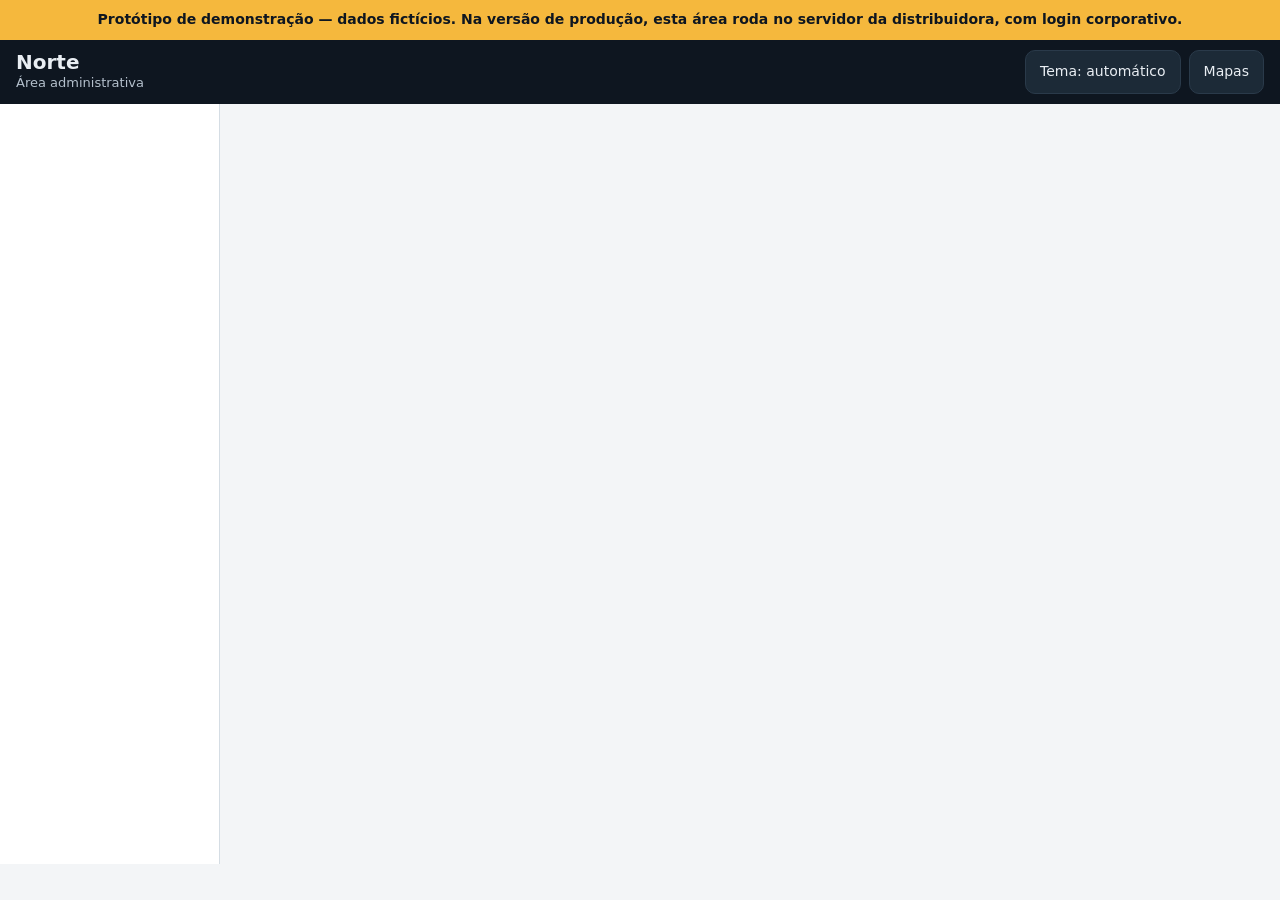
<file: src/comunidades/apresentacao/admin_template.html>
<!doctype html>
<html lang="pt-BR">
<head>
<meta charset="utf-8">
<!-- Nenhuma conexão externa (connect-src 'none'); só os scripts embutidos, pelo hash. Calculada pelo admin.py. -->
<meta http-equiv="Content-Security-Policy" content="/*__CSP__*/">
<meta name="viewport" content="width=device-width, initial-scale=1">
<title>Norte · Área administrativa (protótipo)</title>
<link rel="icon" type="image/svg+xml" href="__FAVICON__">
<!-- IBM Plex Sans e Mono embutidas (SIL OFL 1.1; ver vendor/ibm-plex/) -->
<style>/*__FONTES__*/</style>
<style>
/* ---------- Cores do Norte (claro e escuro, como no mapa) ---------- */
:root {
  color-scheme: light;
  --ambar: #F5B83D; --noite: #0E1620; --mare: #1C2A37; --nevoa: #E9EEF3;
  --fundo: #F3F5F7; --sup: #FFFFFF; --sup2: #EDF1F4; --linha: #D5DDE4;
  --texto: #12202C; --texto2: #3E4C59; --apagado: #5A6875;
  --erro: #B42318; --ok: #1B7D4B; --info: #1663C7; --sombra: 0 2px 10px rgba(14,22,32,.12);
}
@media (prefers-color-scheme: dark) {
  :root:not([data-theme="light"]) {
    color-scheme: dark;
    --fundo: #0E1620; --sup: #15202B; --sup2: #1C2A37; --linha: #2A3A4A;
    --texto: #E9EEF3; --texto2: #B4C0CC; --apagado: #93A1AF;
    --erro: #FF8A7A; --ok: #3FB97A; --info: #6CB4FF; --sombra: 0 2px 12px rgba(0,0,0,.45);
  }
}
:root[data-theme="dark"] {
  color-scheme: dark;
  --fundo: #0E1620; --sup: #15202B; --sup2: #1C2A37; --linha: #2A3A4A;
  --texto: #E9EEF3; --texto2: #B4C0CC; --apagado: #93A1AF;
  --erro: #FF8A7A; --ok: #3FB97A; --info: #6CB4FF; --sombra: 0 2px 12px rgba(0,0,0,.45);
}

/* ---------- Base ---------- */
* { box-sizing: border-box; }
html, body { margin: 0; background: var(--fundo); color: var(--texto);
  font: 15px/1.5 "IBM Plex Sans", system-ui, -apple-system, "Segoe UI", sans-serif; }
.mono { font-family: "IBM Plex Mono", ui-monospace, Consolas, monospace; font-weight: 500; }
[hidden] { display: none !important; }
a { color: var(--info); }
:focus-visible { outline: 2px solid var(--info); outline-offset: 2px; }

/* Faixa de protótipo: sempre visível, no topo */
.faixa { position: sticky; top: 0; z-index: 50; margin: 0; padding: 10px 16px; background: var(--ambar); color: var(--noite);
  font-size: 14px; font-weight: 600; line-height: 1.4; text-align: center; }

.topo { display: flex; align-items: center; justify-content: space-between; gap: 12px; flex-wrap: wrap;
  padding: 10px 16px; background: var(--noite); color: var(--nevoa); }
.marca { display: flex; align-items: center; gap: 10px; min-width: 0; }
.marca svg { width: 40px; height: 40px; flex: none; }
.marca .nome { margin: 0; font-size: 20px; font-weight: 600; line-height: 1.1; }
.marca .sub { margin: 0; font-size: 13px; color: #B4C0CC; }
.acoes-topo { display: flex; align-items: center; gap: 8px; flex-wrap: wrap; }
.sessao { font-size: 13px; color: #B4C0CC; }
.topo button, .topo a.botao { min-height: 44px; padding: 0 14px; border-radius: 10px; border: 1px solid #2A3A4A;
  background: var(--mare); color: var(--nevoa); font: inherit; font-size: 14px; cursor: pointer; text-decoration: none;
  display: inline-flex; align-items: center; }

/* Corpo: menu lateral simples + conteúdo */
.corpo { display: grid; grid-template-columns: 220px minmax(0, 1fr); min-height: calc(100vh - 140px); }
.corpo:has(> nav.menu[hidden]) { grid-template-columns: minmax(0, 1fr); }
td.mono { white-space: nowrap; }
nav.menu { padding: 16px 10px; border-right: 1px solid var(--linha); background: var(--sup); }
nav.menu ul { list-style: none; margin: 0; padding: 0; display: grid; gap: 4px; }
nav.menu a { display: flex; align-items: center; min-height: 44px; padding: 0 12px; border-radius: 10px;
  color: var(--texto); text-decoration: none; font-weight: 500; }
nav.menu a[aria-current="page"] { background: var(--sup2); box-shadow: inset 3px 0 0 var(--ambar); }
nav.menu a:hover { background: var(--sup2); }
main { padding: 24px; max-width: 1100px; width: 100%; }
h1 { margin: 0 0 6px; font-size: 24px; font-weight: 600; }
h2 { margin: 0 0 10px; font-size: 18px; font-weight: 600; }
.apoio { margin: 0 0 18px; color: var(--texto2); }
.cartao { background: var(--sup); border: 1px solid var(--linha); border-radius: 14px; padding: 18px; margin-bottom: 16px; }

/* Botões */
.botao, button.botao { display: inline-flex; align-items: center; justify-content: center; gap: 6px; min-height: 44px; min-width: 44px;
  padding: 0 16px; border-radius: 10px; border: 1px solid var(--linha); background: var(--sup2); color: var(--texto);
  font: inherit; font-weight: 500; cursor: pointer; text-decoration: none; }
.botao.principal { background: var(--ambar); border-color: var(--ambar); color: var(--noite); font-weight: 600; }
.botao.perigo { color: var(--erro); }
.botao:hover { filter: brightness(1.04); }
.botao:disabled { opacity: .55; cursor: not-allowed; }
.linha-botoes { display: flex; flex-wrap: wrap; gap: 8px; align-items: center; }

/* Mensagens */
.aviso { margin: 0 0 16px; padding: 12px 14px; border-radius: 10px; border: 1px solid var(--linha); background: var(--sup2); }
.aviso.ok { border-color: var(--ok); }
.aviso.erro { border-color: var(--erro); color: var(--erro); }
.aviso p { margin: 0; }
.aviso p + p { margin-top: 4px; }

/* Barra de busca */
.barra { display: flex; flex-wrap: wrap; gap: 10px; align-items: end; margin-bottom: 14px; }
.barra .campo { flex: 1 1 240px; margin: 0; }

/* Formulários */
form { display: block; }
details.grupo { background: var(--sup); border: 1px solid var(--linha); border-radius: 14px; margin-bottom: 12px; }
details.grupo > summary { display: flex; align-items: center; min-height: 48px; padding: 0 16px; font-weight: 600; cursor: pointer; }
details.grupo > summary .contagem { margin-left: auto; font-size: 13px; color: var(--erro); font-weight: 500; }
.grupo-corpo { display: grid; grid-template-columns: repeat(auto-fit, minmax(240px, 1fr)); gap: 4px 16px; padding: 4px 16px 16px; }
.campo { display: grid; gap: 4px; margin-bottom: 8px; align-content: start; }
.campo.largo { grid-column: 1 / -1; }
.campo > label, .rotulo { font-size: 14px; font-weight: 600; }
.obrig { color: var(--erro); }
.ajuda { margin: 0; font-size: 12.5px; color: var(--apagado); }
input[type="text"], input[type="email"], input[type="url"], input[type="tel"], input[type="number"], input[type="date"],
input[type="search"], select {
  width: 100%; min-height: 44px; padding: 0 12px; border-radius: 10px; border: 1px solid var(--linha);
  background: var(--sup); color: var(--texto); font: inherit; }
input[aria-invalid="true"], select[aria-invalid="true"] { border-color: var(--erro); }
input[readonly] { background: var(--sup2); }
.erro-campo { margin: 0; min-height: 0; font-size: 13px; color: var(--erro); }
.erro-campo:empty { display: none; }

/* Opção marcável com área de toque de 44 px (o input cobre a linha inteira) */
.opcao { position: relative; display: flex; align-items: center; gap: 10px; min-height: 46px; padding: 0 10px;  /* 44 px + a borda */
  border-radius: 10px; border: 1px solid var(--linha); background: var(--sup); cursor: pointer; }
.opcao input { position: absolute; inset: 0; width: 100%; height: 100%; margin: 0; opacity: 0; cursor: pointer; }
.opcao .caixa { flex: none; width: 20px; height: 20px; border-radius: 5px; border: 2px solid var(--apagado); display: grid; place-items: center; }
.opcao input:checked + .caixa { background: var(--ambar); border-color: var(--ambar); }
.opcao input:checked + .caixa::after { content: ""; width: 10px; height: 6px; border: solid var(--noite); border-width: 0 0 2px 2px; transform: translateY(-1px) rotate(-45deg); }
.opcao input:focus-visible + .caixa { outline: 2px solid var(--info); outline-offset: 2px; }
.opcao input:disabled { cursor: not-allowed; }
.opcao:has(input:disabled) { opacity: .7; }
.opcoes { display: grid; grid-template-columns: repeat(auto-fill, minmax(200px, 1fr)); gap: 8px; }

/* Municípios no formulário da empresa */
.municipio { display: grid; grid-template-columns: 140px minmax(0, 1fr) auto; gap: 8px; align-items: start; margin-bottom: 8px; }
.municipio .erro-campo { grid-column: 1 / -1; }

/* Tabelas (no celular viram cartões) */
.tabela-caixa { overflow-x: auto; }
table { width: 100%; border-collapse: collapse; background: var(--sup); border: 1px solid var(--linha); border-radius: 14px; }
th, td { padding: 10px 12px; text-align: left; vertical-align: middle; border-bottom: 1px solid var(--linha); }
th { font-size: 13px; color: var(--texto2); font-weight: 600; background: var(--sup2); }
tr:last-child td { border-bottom: 0; }
td .linha-botoes { flex-wrap: nowrap; }
.etiqueta { display: inline-block; padding: 2px 10px; border-radius: 999px; font-size: 13px; font-weight: 600; background: var(--sup2); border: 1px solid var(--linha); }
.etiqueta.ativa, .etiqueta.ativo { color: var(--ok); border-color: var(--ok); }
.etiqueta.suspensa, .etiqueta.bloqueado { color: var(--erro); border-color: var(--erro); }
.vazio { color: var(--texto2); }
.resumo { display: grid; grid-template-columns: max-content 1fr; gap: 4px 16px; margin: 0; }
.resumo dt { color: var(--texto2); }
.resumo dd { margin: 0; }

/* Entrada (simulada) */
fieldset { border: 0; padding: 0; margin: 0; min-width: 0; }
legend { padding: 0; margin-bottom: 8px; }
.perfis { display: grid; grid-template-columns: repeat(auto-fit, minmax(220px, 1fr)); gap: 10px; margin-bottom: 14px; }
.perfis .opcao { align-items: start; padding: 12px; min-height: 64px; }
.perfis .opcao .caixa { border-radius: 50%; margin-top: 2px; }
.perfis .opcao input:checked + .caixa::after { width: 8px; height: 8px; border: 0; border-radius: 50%; background: var(--noite); transform: none; }
.perfis .opcao strong { display: block; }
.perfis .opcao small { color: var(--texto2); }

@media (max-width: 760px) {
  .corpo { grid-template-columns: minmax(0, 1fr); }
  nav.menu { border-right: 0; border-bottom: 1px solid var(--linha); padding: 8px; }
  nav.menu ul { grid-auto-flow: column; grid-auto-columns: max-content; overflow-x: auto; }
  main { padding: 16px; }
  .municipio { grid-template-columns: minmax(0, 1fr) auto; }
  .municipio .codigo { grid-column: 1 / -1; }
  /* tabela vira lista de cartões */
  table, thead, tbody, tr, td { display: block; }
  thead { position: absolute; width: 1px; height: 1px; overflow: hidden; clip-path: inset(50%); }
  table { border: 0; background: none; }
  tr { background: var(--sup); border: 1px solid var(--linha); border-radius: 14px; margin-bottom: 10px; padding: 6px 0; }
  td { border: 0; padding: 4px 14px; display: grid; grid-template-columns: 110px minmax(0, 1fr); gap: 8px; }
  td::before { content: attr(data-rotulo); color: var(--texto2); font-size: 13px; }
  td { overflow-wrap: anywhere; }
  td .etiqueta { justify-self: start; }
  td .linha-botoes { flex-wrap: wrap; }
}
@media print { .faixa { position: static; } }
</style>
</head>
<body>
<p class="faixa" id="faixa" role="note">Protótipo de demonstração — dados fictícios. Na versão de produção, esta área roda no servidor da distribuidora, com login corporativo.</p>
<header class="topo">
  <div class="marca">
    <!--__LOGO__-->
    <div><p class="nome">Norte</p><p class="sub">Área administrativa</p></div>
  </div>
  <div class="acoes-topo">
    <span class="sessao" id="sessao"></span>
    <button type="button" id="btnTema" data-acao="tema" aria-label="Tema: automático">Tema: automático</button>
    <button type="button" id="btnTrocar" data-acao="sair" hidden>Trocar perfil</button>
    <a class="botao" href="__MAPAS__">Mapas</a>
  </div>
</header>
<div class="corpo">
  <nav class="menu" id="menu" aria-label="Administração"><ul id="menuLista"></ul></nav>
  <main id="conteudo" tabindex="-1"></main>
</div>
<script type="application/json" id="dados">/*__DADOS__*/</script>
<script>/*__MODELO__*/</script>
<script>
'use strict';
const D = JSON.parse(document.getElementById('dados').textContent);
const M = Modelo;

// =====================================================================================
// MODEL: as regras e os dados (empresas, usuários, sessão e registro) estão em Modelo
// (admin_modelo.js, embutido acima). Aqui fica só o estado da tela. Tudo na memória:
// recarregar a página volta aos dados de demonstração. Nada fica guardado no navegador
// (nem em localStorage, nem em sessionStorage), nem mesmo o tema.
// =====================================================================================
const estado = M.criarEstado(D.demo);
estado.ui = {
  rota: { tela: 'entrar' },
  tema: 'auto',            // auto (segue o sistema), claro ou escuro
  busca: '',
  rascunho: null,          // cópia do formulário em edição
  tocados: new Set(),      // campos já editados (a mensagem de erro só aparece depois)
  tentouSalvar: false,
  erros: {},
  aviso: null,             // { tipo: 'ok' | 'erro', linhas: [...] }
  entrada: { perfil: 'admin_farol', empresaId: D.demo.empresas[0]?.id ?? '' },
};
const TEMAS = ['auto', 'claro', 'escuro'];
const ROTULO_TEMA = { auto: 'Tema: automático', claro: 'Tema: claro', escuro: 'Tema: escuro' };

function lerRota(hash) {
  const p = String(hash || '').replace(/^#\/?/, '').split('/').filter(Boolean).map(decodeURIComponent);
  switch (p[0]) {
    case 'empresas': return { tela: 'empresas' };
    case 'empresa': return { tela: 'empresa', id: p[1] === 'nova' ? null : p[1] };
    case 'usuarios': return { tela: 'usuarios', empresaId: p[1] };
    case 'usuario': return { tela: 'usuario', empresaId: p[1], id: p[2] === 'novo' ? null : p[2] };
    case 'configuracao': return { tela: 'configuracao', empresaId: p[1] };
    case 'registro': return { tela: 'registro' };
    case 'sem-acesso': return { tela: 'semAcesso' };
    default: return { tela: 'entrar' };
  }
}

// A rota é permitida para a sessão atual?
function rotaPermitida(r, s) {
  if (r.tela === 'entrar') return true;
  if (!s) return false;
  switch (r.tela) {
    case 'empresas': return M.pode(s, 'ver_empresas');
    case 'empresa': return M.pode(s, r.id ? 'editar_empresa' : 'criar_empresa', r.id);
    case 'usuarios': case 'usuario': return M.pode(s, 'ver_usuarios', r.empresaId);
    case 'configuracao': return M.pode(s, 'ver_configuracao', r.empresaId);
    case 'registro': return M.pode(s, 'ver_registro');
    default: return false;
  }
}

const empresaPorId = id => estado.empresas.find(e => e.id === id);
const nomesMunicipios = (empresa, codigos) => empresa.municipios.filter(m => codigos.includes(m.codigo)).map(m => m.nome);
const dataHora = iso => iso ? new Date(iso).toLocaleString('pt-BR', { dateStyle: 'short', timeStyle: 'short' }) : '';

// =====================================================================================
// VIEW: desenha a partir do estado, sem mudar o estado. Todo texto entra por textContent
// ou value (nunca innerHTML), então um nome como "<img src=x onerror=...>" aparece como texto.
// =====================================================================================
const $ = id => document.getElementById(id);

// Cria um elemento: props com 'class', atributos, propriedades (value, checked, disabled) e filhos
function h(tag, props = {}, ...filhos) {
  const el = document.createElement(tag);
  let valor;
  for (const [k, v] of Object.entries(props || {})) {
    if (v == null || v === false) continue;
    if (k === 'class') el.className = v;
    else if (k === 'value') valor = v;
    else if (k === 'checked' || k === 'disabled' || k === 'readOnly' || k === 'open' || k === 'selected') el[k] = true;
    else el.setAttribute(k, v === true ? '' : String(v));
  }
  for (const f of filhos.flat(Infinity)) if (f != null && f !== false) el.append(f instanceof Node ? f : String(f));
  if (valor !== undefined) el.value = valor;
  return el;
}

function desenharTema() {
  const r = document.documentElement, t = estado.ui.tema;
  if (t === 'auto') delete r.dataset.theme; else r.dataset.theme = t === 'escuro' ? 'dark' : 'light';
  $('btnTema').textContent = ROTULO_TEMA[t];
  $('btnTema').setAttribute('aria-label', ROTULO_TEMA[t]);
}

function desenharCabecalho() {
  const s = estado.sessao;
  $('sessao').textContent = s ? `Entrou como ${M.quem(s, estado)} (simulado)` : '';
  $('btnTrocar').hidden = !s;
  const itens = M.menu(s);
  $('menu').hidden = !itens.length;
  const atual = estado.ui.rota.tela;
  $('menuLista').replaceChildren(...itens.map(([tela, rotulo]) => {
    const alvo = tela === 'empresas' ? '#/empresas' : tela === 'registro' ? '#/registro' : `#/${tela}/${encodeURIComponent(s.empresaId)}`;
    const marcado = atual === tela || (tela === 'empresas' && atual === 'empresa') || (tela === 'usuarios' && atual === 'usuario');
    return h('li', {}, h('a', { href: alvo, 'aria-current': marcado ? 'page' : null }, rotulo));
  }));
}

function caixaAviso() {
  const a = estado.ui.aviso;
  if (!a) return null;
  return h('div', { class: `aviso ${a.tipo}`, role: a.tipo === 'erro' ? 'alert' : 'status', id: 'aviso' }, a.linhas.map(l => h('p', {}, l)));
}

// ---------- Campos de formulário ----------
function campo(nome, rotulo, controle, { obrig = false, ajuda = '', largo = false } = {}) {
  controle.id = `f-${nome}`;
  controle.setAttribute('name', nome);
  controle.setAttribute('aria-describedby', `erro-${nome}${ajuda ? ` ajuda-${nome}` : ''}`);
  if (obrig) controle.setAttribute('aria-required', 'true');
  return h('div', { class: `campo${largo ? ' largo' : ''}` },
    h('label', { for: controle.id }, rotulo, obrig ? h('span', { class: 'obrig', 'aria-hidden': 'true' }, ' *') : null),
    controle,
    ajuda ? h('p', { class: 'ajuda', id: `ajuda-${nome}` }, ajuda) : null,
    h('p', { class: 'erro-campo', id: `erro-${nome}`, 'data-erro': nome }));
}
const entrada = (tipo, valor, extra = {}) => h('input', { type: tipo, value: valor ?? '', autocomplete: 'off', ...extra });
const selecao = (opcoes, valor, extra = {}) =>
  h('select', { value: valor, ...extra }, Object.entries(opcoes).map(([v, t]) => h('option', { value: v, selected: v === valor }, t)));
const marcavel = (nome, valor, rotulo, marcado, extra = {}) =>
  h('label', { class: 'opcao' }, h('input', { type: 'checkbox', name: nome, value: valor, checked: marcado, ...extra }),
    h('span', { class: 'caixa', 'aria-hidden': 'true' }), h('span', {}, rotulo));

// Mostra as mensagens de erro (só nos campos já tocados, ou em todos depois de tentar salvar)
function atualizarErros() {
  const u = estado.ui, form = document.querySelector('form[data-form]');
  if (!form) return;
  form.querySelectorAll('[data-erro]').forEach(p => {
    const nome = p.dataset.erro;
    const msg = (u.tentouSalvar || u.tocados.has(nome) || u.tocados.has(nome.replace(/\d+$/, ''))) ? (u.erros[nome] || '') : '';
    p.textContent = msg;
    const ctl = form.querySelector(`#f-${CSS.escape(nome)}`);
    if (ctl) ctl.setAttribute('aria-invalid', msg ? 'true' : 'false');
  });
  form.querySelectorAll('details.grupo').forEach(g => {
    const n = u.tentouSalvar ? [...g.querySelectorAll('[data-erro]')].filter(p => u.erros[p.dataset.erro]).length : 0;
    g.querySelector('.contagem').textContent = n ? `${n} ${n === 1 ? 'campo para corrigir' : 'campos para corrigir'}` : '';
    if (n) g.open = true;
  });
}

// ---------- Telas ----------
function telaEntrar() {
  const ui = estado.ui.entrada;
  const opcoes = [
    ['admin_farol', 'Admin do Norte', 'Cadastra as empresas e os primeiros usuários.'],
    ['admin_empresa', 'Admin da empresa', 'Cuida dos usuários e da configuração da própria empresa.'],
    ['operador', 'Operador', 'Usa o mapa; não acessa a administração.'],
    ['consulta', 'Consulta', 'Só consulta o mapa; não acessa a administração.'],
  ];
  const precisaEmpresa = ui.perfil !== 'admin_farol';
  return h('section', { 'aria-labelledby': 't-entrar' },
    h('h1', { id: 't-entrar', tabindex: '-1' }, 'Entrar (simulado)'),
    h('p', { class: 'apoio' }, 'Demonstração: escolha um perfil para ver o que ele pode fazer. Na produção, o acesso é pelo login corporativo (SSO) com verificação em 2 etapas, sem esta escolha.'),
    caixaAviso(),
    h('form', { 'data-form': 'entrar', novalidate: true },
      h('fieldset', { class: 'perfis', style: null },
        h('legend', { class: 'rotulo' }, 'Entrar como'),
        opcoes.map(([v, t, d]) => h('label', { class: 'opcao' },
          h('input', { type: 'radio', name: 'perfil', value: v, checked: ui.perfil === v }),
          h('span', { class: 'caixa', 'aria-hidden': 'true' }),
          h('span', {}, h('strong', {}, t), h('small', {}, d))))),
      precisaEmpresa ? campo('empresaId', 'Empresa', selecao(Object.fromEntries(estado.empresas.map(e => [e.id, e.nomeFantasia])), ui.empresaId)) : null,
      h('div', { class: 'linha-botoes' }, h('button', { type: 'submit', class: 'botao principal' }, 'Entrar'))));
}

function telaSemAcesso() {
  const s = estado.sessao;
  const deEmpresa = s && (s.perfil === 'operador' || s.perfil === 'consulta');
  return h('section', { 'aria-labelledby': 't-sem' },
    h('h1', { id: 't-sem', tabindex: '-1' }, deEmpresa ? 'Sem acesso à administração' : 'Sem acesso'),
    h('p', { class: 'apoio' }, deEmpresa
      ? `O perfil ${M.PERFIS[s.perfil]} usa o mapa, mas não acessa a administração.`
      : 'Esta tela é de outro perfil ou de outra empresa.'),
    h('div', { class: 'linha-botoes' },
      h('a', { class: 'botao principal', href: D.mapas }, 'Abrir os mapas'),
      h('button', { type: 'button', class: 'botao', 'data-acao': 'sair' }, 'Trocar perfil')));
}

function linhasEmpresas() {
  const termo = estado.ui.busca;
  const lista = estado.empresas.filter(e => M.confere(termo, e.nomeFantasia, e.razaoSocial, e.cnpj, ...e.municipios.map(m => m.nome)));
  if (!lista.length) return [h('tr', {}, h('td', { colspan: '6', class: 'vazio' }, 'Nenhuma empresa encontrada.'))];
  return lista.map(e => h('tr', {},
    h('td', { 'data-rotulo': 'Empresa' }, h('strong', {}, e.nomeFantasia)),
    h('td', { 'data-rotulo': 'CNPJ', class: 'mono' }, e.cnpj),
    h('td', { 'data-rotulo': 'Municípios' }, e.municipios.map(m => m.nome).join(', ')),
    h('td', { 'data-rotulo': 'Usuários' }, String(estado.usuarios.filter(u => u.empresaId === e.id).length)),
    h('td', { 'data-rotulo': 'Status' }, h('span', { class: `etiqueta ${e.status}` }, e.status === 'ativa' ? 'Ativa' : 'Suspensa')),
    h('td', { 'data-rotulo': 'Ações' }, h('div', { class: 'linha-botoes' },
      h('a', { class: 'botao', href: `#/empresa/${encodeURIComponent(e.id)}`, 'aria-label': `Editar ${e.nomeFantasia}` }, 'Editar'),
      h('a', { class: 'botao', href: `#/usuarios/${encodeURIComponent(e.id)}`, 'aria-label': `Usuários de ${e.nomeFantasia}` }, 'Usuários'),
      h('button', { type: 'button', class: `botao${e.status === 'ativa' ? ' perigo' : ''}`, 'data-acao': 'alternar-empresa', 'data-id': e.id,
        'aria-label': `${e.status === 'ativa' ? 'Suspender' : 'Reativar'} ${e.nomeFantasia}` }, e.status === 'ativa' ? 'Suspender' : 'Reativar')))));
}

function telaEmpresas() {
  return h('section', { 'aria-labelledby': 't-empresas' },
    h('h1', { id: 't-empresas', tabindex: '-1' }, 'Empresas'),
    h('p', { class: 'apoio' }, 'Distribuidoras, cooperativas e permissionárias que usam o Norte.'),
    caixaAviso(),
    h('div', { class: 'barra' },
      campo('busca', 'Buscar', entrada('search', estado.ui.busca, { placeholder: 'Nome, CNPJ ou município' })),
      h('a', { class: 'botao principal', href: '#/empresa/nova' }, 'Nova empresa')),
    h('div', { class: 'tabela-caixa' }, h('table', {},
      h('thead', {}, h('tr', {}, ['Empresa', 'CNPJ', 'Municípios', 'Usuários', 'Status', 'Ações'].map(t => h('th', { scope: 'col' }, t)))),
      h('tbody', { id: 'lista' }, linhasEmpresas()))));
}

function grupo(titulo, aberto, ...campos) {
  return h('details', { class: 'grupo', open: aberto },
    h('summary', {}, titulo, h('span', { class: 'contagem' })),
    h('div', { class: 'grupo-corpo' }, campos));
}

function botoesToml(empresa) {
  if (!empresa.id || !M.pode(estado.sessao, 'gerar_toml', empresa.id)) return null;
  return h('div', { class: 'cartao' },
    h('h2', {}, 'Gerar arquivo de configuração (.toml)'),
    h('p', { class: 'apoio' }, 'Um arquivo por município, no formato de distribuidoras/*.toml, para rodar o Norte: uv run comunidades --distribuidora arquivo.toml. Usa os dados salvos (salve antes as alterações). Não leva usuários.'),
    h('div', { class: 'linha-botoes' }, empresa.municipios.map(m =>
      h('button', { type: 'button', class: 'botao', 'data-acao': 'gerar-toml', 'data-empresa': empresa.id, 'data-municipio': m.codigo }, `Gerar .toml de ${m.nome}`))));
}

function telaEmpresa() {
  const r = estado.ui.rascunho, nova = !r.id;
  const salva = nova ? null : empresaPorId(r.id);
  const municipios = r.municipios.map((m, i) => h('div', { class: 'municipio' },
    h('input', { type: 'text', class: 'codigo', id: `f-municipio${i}`, name: 'municipio-codigo', 'data-i': i, value: m.codigo, inputmode: 'numeric',
      maxlength: '7', 'aria-label': `Código IBGE do município ${i + 1}`, placeholder: 'Código IBGE', 'aria-describedby': `erro-municipio${i}` }),
    h('input', { type: 'text', name: 'municipio-nome', 'data-i': i, value: m.nome, 'aria-label': `Nome do município ${i + 1}`, placeholder: 'Nome do município' }),
    h('button', { type: 'button', class: 'botao perigo', 'data-acao': 'remover-municipio', 'data-i': i, 'aria-label': `Remover município ${i + 1}` }, 'Remover'),
    h('p', { class: 'erro-campo', id: `erro-municipio${i}`, 'data-erro': `municipio${i}` })));
  return h('section', { 'aria-labelledby': 't-empresa' },
    h('h1', { id: 't-empresa', tabindex: '-1' }, nova ? 'Nova empresa' : `Editar ${salva.nomeFantasia}`),
    h('p', { class: 'apoio' }, 'Campos com * são obrigatórios. As mensagens aparecem enquanto você digita.'),
    caixaAviso(),
    h('form', { 'data-form': 'empresa', novalidate: true },
      grupo('1. Identificação', true,
        campo('razaoSocial', 'Razão social', entrada('text', r.razaoSocial, { maxlength: '150' }), { obrig: true }),
        campo('nomeFantasia', 'Nome fantasia', entrada('text', r.nomeFantasia, { maxlength: '80' }), { obrig: true, ajuda: 'É o nome que aparece nas mensagens.' }),
        campo('cnpj', 'CNPJ', entrada('text', r.cnpj, { maxlength: '18', class: 'mono' }), { obrig: true, ajuda: 'Aceita o CNPJ alfanumérico (a partir de julho de 2026).' }),
        campo('tipo', 'Tipo', selecao(M.TIPOS_EMPRESA, r.tipo), { obrig: true })),
      grupo('2. Contato', true,
        campo('emailInstitucional', 'E-mail institucional', entrada('email', r.emailInstitucional), { obrig: true }),
        campo('telefone', 'Telefone de atendimento', entrada('tel', r.telefone), { obrig: true, ajuda: 'O 0800 citado no aviso.' }),
        campo('site', 'Site', entrada('url', r.site, { placeholder: 'https://' }))),
      grupo('3. Responsáveis', true,
        campo('gestorNome', 'Gestor do contrato', entrada('text', r.gestorNome), { obrig: true }),
        campo('gestorEmail', 'E-mail do gestor', entrada('email', r.gestorEmail), { obrig: true }),
        campo('dpoNome', 'Encarregado de dados (DPO)', entrada('text', r.dpoNome), { obrig: true, ajuda: 'Exigido pela LGPD (art. 41).' }),
        campo('dpoEmail', 'E-mail do encarregado', entrada('email', r.dpoEmail), { obrig: true })),
      grupo('4. Área de atuação', true,
        campo('pais', 'País', selecao({ Brasil: 'Brasil' }, r.pais)),
        campo('uf', 'UF', selecao(Object.fromEntries(Object.keys(M.UFS).sort().map(u => [u, u])), r.uf), { obrig: true }),
        h('div', { class: 'campo largo' },
          h('span', { class: 'rotulo', id: 'rot-municipios' }, 'Municípios atendidos', h('span', { class: 'obrig', 'aria-hidden': 'true' }, ' *')),
          h('p', { class: 'ajuda' }, 'Código IBGE de 7 dígitos (conferido pelo dígito verificador e pela UF) e o nome como dito no rádio.'),
          h('div', { role: 'group', 'aria-labelledby': 'rot-municipios' }, municipios),
          h('p', { class: 'erro-campo', id: 'erro-municipios', 'data-erro': 'municipios' }),
          h('div', { class: 'linha-botoes' }, h('button', { type: 'button', class: 'botao', 'data-acao': 'adicionar-municipio' }, 'Adicionar município')))),
      grupo('5. Configuração', true,
        campo('idioma', 'Idioma do aviso', selecao(M.IDIOMAS, r.idioma), { obrig: true }),
        campo('fuso', 'Fuso horário', selecao(Object.fromEntries(M.FUSOS.map(f => [f, f])), r.fuso), { obrig: true }),
        campo('antecedenciaHoras', 'Antecedência mínima (horas)', entrada('number', r.antecedenciaHoras, { min: String(M.PRAZO_LEGAL_MIN_HORAS), step: '1' }),
          { obrig: true, ajuda: `Não pode ser menor que o prazo legal (${M.PRAZO_LEGAL_MIN_HORAS} h, REN ANEEL 1.000/2021).` }),
        campo('motivoPadrao', 'Motivo padrão', entrada('text', r.motivoPadrao, { maxlength: '120' }))),
      grupo('6. Acesso e segurança', true,
        campo('status', 'Status', selecao({ ativa: 'Ativa', suspensa: 'Suspensa' }, r.status), { obrig: true }),
        campo('contratoInicio', 'Início do contrato', entrada('date', r.contratoInicio), { obrig: true }),
        campo('contratoFim', 'Fim do contrato', entrada('date', r.contratoFim), { obrig: true }),
        campo('dominio', 'Domínio de e-mail permitido', entrada('text', r.dominio, { placeholder: 'example.com' }), { obrig: true, ajuda: 'Só e-mails deste domínio podem ser cadastrados como usuários.' }),
        h('div', { class: 'campo' }, marcavel('exige2Etapas', 'sim', 'Exigir verificação em 2 etapas', r.exige2Etapas, { id: 'f-exige2Etapas' }),
          h('p', { class: 'erro-campo', id: 'erro-exige2Etapas', 'data-erro': 'exige2Etapas' }))),
      grupo('7. Auditoria', !nova,
        nova ? h('p', { class: 'ajuda' }, 'Preenchida automaticamente ao salvar.')
          : h('dl', { class: 'resumo' },
            h('dt', {}, 'Criado por'), h('dd', {}, `${salva.criadoPor} em ${dataHora(salva.criadoEm)}`),
            h('dt', {}, 'Alterado por'), h('dd', {}, `${salva.alteradoPor} em ${dataHora(salva.alteradoEm)}`))),
      h('div', { class: 'linha-botoes' },
        h('button', { type: 'submit', class: 'botao principal' }, nova ? 'Cadastrar empresa' : 'Salvar alterações'),
        h('a', { class: 'botao', href: '#/empresas' }, 'Voltar'))),
    salva ? botoesToml(salva) : null);
}

function linhasUsuarios(empresa) {
  const termo = estado.ui.busca;
  const lista = estado.usuarios.filter(u => u.empresaId === empresa.id && M.confere(termo, u.nome, u.email, M.PERFIS[u.perfil], u.cargo));
  if (!lista.length) return [h('tr', {}, h('td', { colspan: '8', class: 'vazio' }, 'Nenhum usuário encontrado.'))];
  return lista.map(u => {
    const sit = M.situacaoUsuario(u, empresa);
    return h('tr', {},
      h('td', { 'data-rotulo': 'Nome' }, h('div', {}, h('strong', {}, u.nome), u.cargo ? h('div', { class: 'ajuda' }, u.cargo) : null)),
      h('td', { 'data-rotulo': 'E-mail' }, u.email),
      h('td', { 'data-rotulo': 'Perfil' }, M.PERFIS[u.perfil]),
      h('td', { 'data-rotulo': 'Municípios' }, nomesMunicipios(empresa, u.municipios).join(', ')),
      h('td', { 'data-rotulo': 'Status' }, h('span', { class: `etiqueta ${sit.codigo}` }, sit.texto)),
      h('td', { 'data-rotulo': '2 etapas' }, u.doisFatores ? 'Sim' : 'Não'),
      h('td', { 'data-rotulo': 'Último acesso' }, u.ultimoAcesso ? dataHora(u.ultimoAcesso) : 'Nunca'),
      h('td', { 'data-rotulo': 'Ações' }, h('div', { class: 'linha-botoes' },
        h('a', { class: 'botao', href: `#/usuario/${encodeURIComponent(empresa.id)}/${encodeURIComponent(u.id)}`, 'aria-label': `Editar ${u.nome}` }, 'Editar'),
        h('button', { type: 'button', class: `botao${u.status === 'bloqueado' ? '' : ' perigo'}`, 'data-acao': 'alternar-bloqueio', 'data-id': u.id,
          'aria-label': `${u.status === 'bloqueado' ? 'Reativar' : 'Bloquear'} ${u.nome}` }, u.status === 'bloqueado' ? 'Reativar' : 'Bloquear'))));
  });
}

function telaUsuarios() {
  const empresa = empresaPorId(estado.ui.rota.empresaId);
  return h('section', { 'aria-labelledby': 't-usuarios' },
    h('h1', { id: 't-usuarios', tabindex: '-1' }, `Usuários · ${empresa.nomeFantasia}`),
    h('p', { class: 'apoio' }, `Só e-mails @${empresa.dominio}. ${empresa.exige2Etapas ? 'A empresa exige verificação em 2 etapas.' : 'Verificação em 2 etapas opcional.'}`),
    empresa.status === 'suspensa' ? h('div', { class: 'aviso erro', role: 'note' }, h('p', {}, 'Empresa suspensa: todos os usuários estão bloqueados até a reativação.')) : null,
    caixaAviso(),
    h('div', { class: 'barra' },
      campo('busca', 'Buscar', entrada('search', estado.ui.busca, { placeholder: 'Nome, e-mail ou perfil' })),
      h('a', { class: 'botao principal', href: `#/usuario/${encodeURIComponent(empresa.id)}/novo` }, 'Convidar usuário')),
    h('div', { class: 'tabela-caixa' }, h('table', {},
      h('thead', {}, h('tr', {}, ['Nome', 'E-mail', 'Perfil', 'Municípios', 'Status', '2 etapas', 'Último acesso', 'Ações'].map(t => h('th', { scope: 'col' }, t)))),
      h('tbody', { id: 'lista' }, linhasUsuarios(empresa)))));
}

function telaUsuario() {
  const r = estado.ui.rascunho, novo = !r.id, empresa = empresaPorId(r.empresaId);
  const perfis = Object.fromEntries(M.PERFIS_USUARIO.map(p => [p, M.PERFIS[p]]));
  return h('section', { 'aria-labelledby': 't-usuario' },
    h('h1', { id: 't-usuario', tabindex: '-1' }, novo ? 'Convidar usuário' : `Editar ${estado.usuarios.find(u => u.id === r.id).nome}`),
    h('p', { class: 'apoio' }, `${empresa.nomeFantasia}. Só o necessário para dar acesso: não pedimos CPF, data de nascimento, endereço nem telefone pessoal.`),
    caixaAviso(),
    h('form', { 'data-form': 'usuario', novalidate: true },
      grupo('Dados do usuário', true,
        campo('nome', 'Nome completo', entrada('text', r.nome, { maxlength: '100' }), { obrig: true }),
        campo('email', 'E-mail corporativo', entrada('email', r.email), { obrig: true, ajuda: `Somente @${empresa.dominio}.` }),
        campo('cargo', 'Cargo ou setor', entrada('text', r.cargo, { maxlength: '80' }))),
      grupo('Acesso', true,
        campo('perfil', 'Perfil', selecao(perfis, r.perfil), { obrig: true, ajuda: 'Admin da empresa cuida dos usuários; Operador usa o mapa; Consulta só vê.' }),
        h('div', { class: 'campo largo' },
          h('span', { class: 'rotulo', id: 'rot-mun' }, 'Municípios que pode operar', h('span', { class: 'obrig', 'aria-hidden': 'true' }, ' *')),
          h('div', { class: 'opcoes', role: 'group', 'aria-labelledby': 'rot-mun' },
            empresa.municipios.map(m => marcavel('municipios', m.codigo, m.nome, r.municipios.includes(m.codigo)))),
          h('p', { class: 'erro-campo', id: 'erro-municipios', 'data-erro': 'municipios' })),
        novo ? h('div', { class: 'campo' }, h('span', { class: 'rotulo' }, 'Status'), h('p', { class: 'ajuda' }, 'Convidado (até o primeiro acesso).'))
          : campo('status', 'Status', selecao({ convidado: 'Convidado', ativo: 'Ativo', bloqueado: 'Bloqueado' }, r.status), { obrig: true }),
        h('div', { class: 'campo' },
          marcavel('doisFatores', 'sim', 'Verificação em 2 etapas', r.doisFatores, { id: 'f-doisFatores', disabled: empresa.exige2Etapas }),
          empresa.exige2Etapas ? h('p', { class: 'ajuda' }, 'Obrigatória nesta empresa.') : null,
          h('p', { class: 'erro-campo', id: 'erro-doisFatores', 'data-erro': 'doisFatores' }))),
      h('div', { class: 'linha-botoes' },
        h('button', { type: 'submit', class: 'botao principal' }, novo ? 'Enviar convite (simulado)' : 'Salvar alterações'),
        h('a', { class: 'botao', href: `#/usuarios/${encodeURIComponent(empresa.id)}` }, 'Voltar'))));
}

function telaConfiguracao() {
  const r = estado.ui.rascunho, empresa = empresaPorId(r.id);
  return h('section', { 'aria-labelledby': 't-config' },
    h('h1', { id: 't-config', tabindex: '-1' }, `Configuração · ${empresa.nomeFantasia}`),
    h('p', { class: 'apoio' }, 'Os dados cadastrais (CNPJ, contato, municípios, domínio) são mantidos pelo Admin do Norte.'),
    caixaAviso(),
    h('div', { class: 'cartao' }, h('dl', { class: 'resumo' },
      h('dt', {}, 'CNPJ'), h('dd', { class: 'mono' }, empresa.cnpj),
      h('dt', {}, 'Municípios'), h('dd', {}, empresa.municipios.map(m => `${m.nome} (${m.codigo})`).join(', ')),
      h('dt', {}, 'Domínio permitido'), h('dd', {}, empresa.dominio),
      h('dt', {}, '2 etapas'), h('dd', {}, empresa.exige2Etapas ? 'Obrigatória' : 'Opcional'))),
    h('form', { 'data-form': 'configuracao', novalidate: true },
      grupo('Aviso', true,
        campo('idioma', 'Idioma do aviso', selecao(M.IDIOMAS, r.idioma), { obrig: true }),
        campo('fuso', 'Fuso horário', selecao(Object.fromEntries(M.FUSOS.map(f => [f, f])), r.fuso), { obrig: true }),
        campo('antecedenciaHoras', 'Antecedência mínima (horas)', entrada('number', r.antecedenciaHoras, { min: String(M.PRAZO_LEGAL_MIN_HORAS), step: '1' }),
          { obrig: true, ajuda: `Não pode ser menor que o prazo legal (${M.PRAZO_LEGAL_MIN_HORAS} h).` }),
        campo('motivoPadrao', 'Motivo padrão', entrada('text', r.motivoPadrao, { maxlength: '120' }))),
      h('div', { class: 'linha-botoes' }, h('button', { type: 'submit', class: 'botao principal' }, 'Salvar configuração'))),
    botoesToml(empresa));
}

function telaRegistro() {
  const lista = M.registroVisivel(estado).slice().reverse();
  return h('section', { 'aria-labelledby': 't-registro' },
    h('h1', { id: 't-registro', tabindex: '-1' }, 'Registro de atividades'),
    h('p', { class: 'apoio' }, 'Só desta sessão, na memória do navegador. Na produção, o registro é guardado no servidor e não pode ser alterado.'),
    h('div', { class: 'linha-botoes', style: null }, h('button', { type: 'button', class: 'botao', 'data-acao': 'baixar-registro', disabled: !lista.length }, 'Baixar registro (.txt)')),
    h('div', { class: 'tabela-caixa' }, h('table', {},
      h('thead', {}, h('tr', {}, ['Data e hora', 'Quem', 'Ação', 'Alvo'].map(t => h('th', { scope: 'col' }, t)))),
      h('tbody', {}, lista.length ? lista.map(r => h('tr', {},
        h('td', { 'data-rotulo': 'Data e hora' }, dataHora(r.quando)),
        h('td', { 'data-rotulo': 'Quem' }, r.quem),
        h('td', { 'data-rotulo': 'Ação' }, r.acao),
        h('td', { 'data-rotulo': 'Alvo' }, r.alvo)))
        : [h('tr', {}, h('td', { colspan: '4', class: 'vazio' }, 'Nenhuma atividade ainda.'))]))));
}

const TELAS = { entrar: telaEntrar, empresas: telaEmpresas, empresa: telaEmpresa, usuarios: telaUsuarios,
  usuario: telaUsuario, configuracao: telaConfiguracao, registro: telaRegistro, semAcesso: telaSemAcesso };

function desenhar({ focar = false } = {}) {
  desenharTema();
  desenharCabecalho();
  const ui = estado.ui;
  $('conteudo').replaceChildren(TELAS[ui.permitida ? ui.rota.tela : 'semAcesso']());
  atualizarErros();
  if (focar) ($('conteudo').querySelector('h1') || $('conteudo')).focus();
}

function atualizarLista() {
  const r = estado.ui.rota;
  const corpo = $('lista');
  if (!corpo) return;
  corpo.replaceChildren(...(r.tela === 'empresas' ? linhasEmpresas() : linhasUsuarios(empresaPorId(r.empresaId))));
}

function oferecerDownload(nome, texto, tipo) {
  const url = URL.createObjectURL(new Blob([texto], { type: tipo }));
  const a = document.createElement('a');
  a.href = url; a.download = nome;
  document.body.appendChild(a); a.click(); a.remove();
  setTimeout(() => URL.revokeObjectURL(url), 1000);
}

// =====================================================================================
// CONTROLLER: responde à navegação (#/...), aos cliques e à digitação. Atualiza o estado
// pelo Modelo e pede à View para redesenhar. Uma rota sem permissão mostra "Sem acesso".
// =====================================================================================
function rascunhoDaRota(r) {
  if (r.tela === 'empresa') return structuredClone(r.id ? empresaPorId(r.id) : M.empresaVazia());
  if (r.tela === 'usuario') {
    if (r.id) return structuredClone(estado.usuarios.find(u => u.id === r.id && u.empresaId === r.empresaId) ?? null);
    const novo = M.usuarioVazio(r.empresaId), e = empresaPorId(r.empresaId);
    novo.doisFatores = !!e?.exige2Etapas;
    if (e && e.municipios.length === 1) novo.municipios = [e.municipios[0].codigo];
    return novo;
  }
  if (r.tela === 'configuracao') {
    const e = empresaPorId(r.empresaId);
    return e ? Object.fromEntries(['id', ...M.CAMPOS_CONFIGURACAO].map(c => [c, e[c]])) : null;
  }
  return null;
}

function validarRascunho() {
  const ui = estado.ui, r = ui.rascunho, t = ui.rota.tela;
  if (t === 'empresa') ui.erros = M.validarEmpresa(r, estado.empresas);
  else if (t === 'usuario') ui.erros = M.validarUsuario(r, empresaPorId(r.empresaId), estado.usuarios);
  else if (t === 'configuracao') {
    const e = { ...empresaPorId(r.id), ...r };
    ui.erros = Object.fromEntries(Object.entries(M.validarEmpresa(e, estado.empresas)).filter(([c]) => M.CAMPOS_CONFIGURACAO.includes(c)));
  } else ui.erros = {};
}

function aoMudarRota({ manterAviso = false } = {}) {
  const ui = estado.ui;
  let rota = lerRota(location.hash);
  if (!estado.sessao && rota.tela !== 'entrar') rota = { tela: 'entrar' };
  const mudouTela = JSON.stringify(rota) !== JSON.stringify(ui.rota);
  ui.rota = rota;
  ui.permitida = rotaPermitida(rota, estado.sessao);
  // Rota permitida mas com registro inexistente (empresa ou usuário de outra empresa): também "Sem acesso"
  const precisaEmpresa = ['usuarios', 'usuario', 'configuracao'].includes(rota.tela) || (rota.tela === 'empresa' && rota.id);
  if (ui.permitida && precisaEmpresa && !empresaPorId(rota.empresaId ?? rota.id)) ui.permitida = false;
  ui.rascunho = ui.permitida ? rascunhoDaRota(rota) : null;
  if (ui.permitida && ['empresa', 'usuario', 'configuracao'].includes(rota.tela) && !ui.rascunho) ui.permitida = false;
  if (mudouTela) { ui.busca = ''; ui.tocados = new Set(); ui.tentouSalvar = false; if (!manterAviso) ui.aviso = null; }
  if (ui.rascunho) validarRascunho();
  desenhar({ focar: mudouTela });
}

function irPara(hash, aviso) {
  estado.ui.aviso = aviso || null;
  if (location.hash === hash) aoMudarRota({ manterAviso: true });
  else { estado.ui.proximoAviso = aviso || null; location.hash = hash; }
}

function telaInicial(s) {
  if (s.perfil === 'admin_farol') return '#/empresas';
  if (s.perfil === 'admin_empresa') return `#/usuarios/${encodeURIComponent(s.empresaId)}`;
  return '#/sem-acesso';
}

// Digitação nos formulários: atualiza o rascunho e as mensagens, sem redesenhar (o foco fica)
document.addEventListener('input', ev => {
  const el = ev.target, form = el.closest('form[data-form]');
  const ui = estado.ui;
  if (el.name === 'busca') { ui.busca = el.value; atualizarLista(); return; }
  if (!form) return;
  if (form.dataset.form === 'entrar') {
    if (el.name === 'perfil') { ui.entrada.perfil = el.value; desenhar(); document.querySelector(`input[name="perfil"][value="${el.value}"]`)?.focus(); }
    else if (el.name === 'empresaId') ui.entrada.empresaId = el.value;
    return;
  }
  const r = ui.rascunho;
  if (!r) return;
  if (el.name === 'municipio-codigo' || el.name === 'municipio-nome') {
    const i = Number(el.dataset.i);
    r.municipios[i][el.name === 'municipio-codigo' ? 'codigo' : 'nome'] = el.value;
    ui.tocados.add(`municipio${i}`);
  } else if (el.name === 'municipios') {
    r.municipios = [...form.querySelectorAll('input[name="municipios"]:checked')].map(x => x.value);
    ui.tocados.add('municipios');
  } else if (el.type === 'checkbox') {
    r[el.name] = el.checked; ui.tocados.add(el.name);
  } else if (el.name in r) {
    r[el.name] = el.value; ui.tocados.add(el.name);
    if (el.name === 'uf') r.municipios.forEach((_, i) => ui.tocados.add(`municipio${i}`));
  }
  validarRascunho();
  atualizarErros();
});
document.addEventListener('change', ev => {
  // selects e checkboxes já disparam "input"; datas em alguns navegadores só disparam "change"
  if (ev.target.type === 'date') ev.target.dispatchEvent(new Event('input', { bubbles: true }));
});

document.addEventListener('submit', ev => {
  ev.preventDefault();
  const form = ev.target, ui = estado.ui, tipo = form.dataset.form;
  if (tipo === 'entrar') {
    const r = M.entrar(estado, ui.entrada.perfil, ui.entrada.empresaId);
    if (!r.ok) { ui.aviso = { tipo: 'erro', linhas: [r.erro] }; desenhar(); return; }
    irPara(telaInicial(estado.sessao));
    return;
  }
  ui.tentouSalvar = true;
  let r;
  if (tipo === 'empresa') r = M.salvarEmpresa(estado, ui.rascunho);
  else if (tipo === 'usuario') r = M.salvarUsuario(estado, ui.rascunho);
  else if (tipo === 'configuracao') r = M.salvarConfiguracao(estado, ui.rascunho.id, ui.rascunho);
  if (!r.ok) {
    if (r.erros) ui.erros = { ...ui.erros, ...r.erros };
    const n = Object.keys(r.erros || {}).length;
    ui.aviso = { tipo: 'erro', linhas: [r.erro || `Corrija ${n === 1 ? 'o campo marcado' : `os ${n} campos marcados`} para salvar.`] };
    desenhar();
    ($('aviso') || form).focus?.();
    form.querySelector('[aria-invalid="true"]')?.focus();
    return;
  }
  if (tipo === 'empresa') {
    irPara(`#/empresa/${encodeURIComponent(r.id)}`, { tipo: 'ok', linhas: [ui.rascunho.id ? 'Alterações salvas.' : 'Empresa cadastrada. Agora convide o primeiro admin da empresa.'] });
  } else if (tipo === 'usuario') {
    const u = estado.usuarios.find(x => x.id === r.id), novo = !ui.rascunho.id;
    irPara(`#/usuarios/${encodeURIComponent(u.empresaId)}`, { tipo: 'ok', linhas: novo
      ? [`Convite simulado para ${u.email}.`, 'Na produção, essa pessoa receberia um link para criar a própria senha, guardada só como hash. Nenhuma senha foi criada aqui.']
      : ['Alterações salvas.'] });
  } else {
    ui.aviso = { tipo: 'ok', linhas: ['Configuração salva.'] };
    aoMudarRota({ manterAviso: true });
  }
});

document.addEventListener('click', ev => {
  const b = ev.target.closest('[data-acao]');
  if (!b) return;
  const ui = estado.ui, acao = b.dataset.acao;
  if (acao === 'tema') { ui.tema = TEMAS[(TEMAS.indexOf(ui.tema) + 1) % TEMAS.length]; desenharTema(); return; }
  if (acao === 'sair') { M.sair(estado); ui.aviso = null; irPara('#/entrar'); return; }
  if (acao === 'adicionar-municipio') {
    ui.rascunho.municipios.push({ codigo: '', nome: '' }); validarRascunho(); desenhar();
    document.getElementById(`f-municipio${ui.rascunho.municipios.length - 1}`)?.focus();
    return;
  }
  if (acao === 'remover-municipio') {
    ui.rascunho.municipios.splice(Number(b.dataset.i), 1); ui.tocados.add('municipios'); validarRascunho(); desenhar();
    return;
  }
  let r;
  if (acao === 'alternar-empresa') r = M.alternarEmpresa(estado, b.dataset.id);
  else if (acao === 'alternar-bloqueio') r = M.alternarBloqueio(estado, b.dataset.id);
  else if (acao === 'gerar-toml') {
    r = M.gerarConfiguracao(estado, b.dataset.empresa, b.dataset.municipio, D.padroesToml);
    if (r.ok) { oferecerDownload(r.nome, r.texto, 'application/toml;charset=utf-8'); ui.aviso = { tipo: 'ok', linhas: [`Arquivo ${r.nome} gerado.`] }; }
  } else if (acao === 'baixar-registro') {
    oferecerDownload('farol-registro-de-atividades.txt', M.registroTexto(M.registroVisivel(estado)), 'text/plain;charset=utf-8');
    return;
  } else return;
  if (!r.ok) ui.aviso = { tipo: 'erro', linhas: [r.erro] };
  else if (acao !== 'gerar-toml') ui.aviso = null;
  const foco = b.id || null;
  desenhar();
  if (foco) $(foco)?.focus();
});

window.addEventListener('hashchange', () => {
  const aviso = estado.ui.proximoAviso;
  estado.ui.proximoAviso = null;
  if (aviso) estado.ui.aviso = aviso;
  aoMudarRota({ manterAviso: !!aviso });
});

// Abertura: sempre começa na entrada simulada
if (location.hash && location.hash !== '#/entrar') history.replaceState(null, '', '#/entrar');
aoMudarRota();
</script>
</body>
</html>
</file>
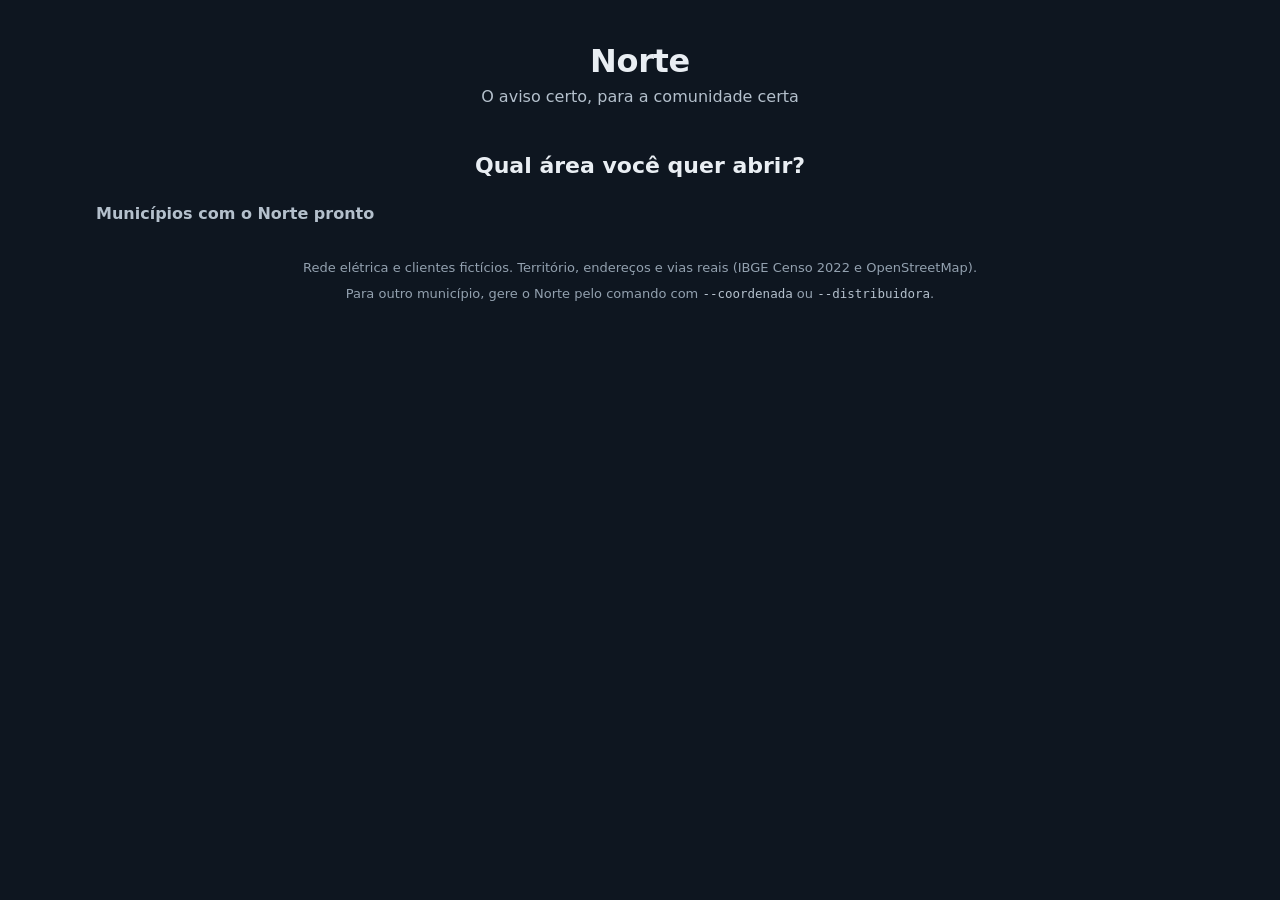
<file: src/comunidades/apresentacao/entrada_template.html>
<!doctype html>
<html lang="pt-BR">
<head>
<meta charset="utf-8">
<!-- Só os scripts embutidos rodam (pelo hash) e só os fundos de mapa da Esri vêm de fora. Calculada pelo entrada.py. -->
<meta http-equiv="Content-Security-Policy" content="/*__CSP__*/">
<meta name="viewport" content="width=device-width, initial-scale=1">
<title>Norte · Escolha a área</title>
<link rel="icon" type="image/svg+xml" href="__FAVICON__">
<!-- IBM Plex Sans embutida (SIL OFL 1.1; ver vendor/ibm-plex/) -->
<style>/*__FONTES__*/</style>
<!-- Leaflet 1.9.4 embutido (BSD-2; ver vendor/leaflet/) -->
<style>/*__LEAFLET_CSS__*/</style>
<style>
:root { color-scheme: dark; --noite: #0E1620; --sup: #15202B; --sup2: #1C2A37; --linha: #2A3A4A; --texto: #E9EEF3;
  --texto2: #B4C0CC; --apagado: #93A1AF; --ambar: #F5B83D; --info: #6CB4FF; }
* { box-sizing: border-box; }
html, body { margin: 0; min-height: 100%; background: var(--noite); color: var(--texto);
  font: 15px/1.5 "IBM Plex Sans", system-ui, -apple-system, "Segoe UI", sans-serif; }
main { max-width: 1120px; margin: 0 auto; padding: 40px 16px 32px; }
.mono { font-family: "IBM Plex Mono", ui-monospace, Consolas, monospace; }

/* Abertura: logo, nome e slogan no topo da página */
.topo { display: grid; justify-items: center; gap: 6px; text-align: center; }
.topo svg { width: 96px; height: 96px; display: block; }
.nome { margin: 4px 0 0; font-size: 32px; font-weight: 600; letter-spacing: -.01em; line-height: 1.1; }
.slogan { margin: 0; font-size: 16px; color: var(--texto2); }

/* Escolha da área */
.escolha { margin-top: 40px; }
h1 { margin: 0 0 20px; font-size: 22px; font-weight: 600; text-align: center; }
.cartoes { display: grid; grid-template-columns: repeat(auto-fit, minmax(260px, 1fr)); gap: 16px; margin: 0; padding: 0; list-style: none; }
.cartao { display: grid; gap: 14px; padding: 20px; border-radius: 14px; background: var(--sup); border: 1px solid var(--linha); }
.cartao-cab { display: flex; align-items: baseline; justify-content: space-between; gap: 10px; }
.cartao h2 { margin: 0; font-size: 22px; font-weight: 600; }
.uf { font-size: 13px; font-weight: 600; letter-spacing: .07em; color: var(--apagado); }
.numeros { display: grid; grid-template-columns: repeat(3, minmax(0, 1fr)); gap: 8px; margin: 0; }
.numeros div { min-width: 0; }
.numeros dt { font-size: 12.5px; color: var(--texto2); }
.numeros dd { margin: 0; font-size: 20px; font-weight: 600; color: var(--ambar); font-variant-numeric: tabular-nums; }
.abrir { display: flex; align-items: center; justify-content: center; min-height: 44px; border-radius: 10px;
  background: var(--ambar); color: var(--noite); font-weight: 600; text-decoration: none; }
.abrir:hover { filter: brightness(1.06); }
.abrir:focus-visible { outline: 2px solid var(--info); outline-offset: 2px; }
.vazio { text-align: center; color: var(--texto2); }

/* Mapa do Brasil: UFs, área de concessão e municípios. Só aparece com script (html.com-mapa) */
.painel-mapa { display: none; grid-template-columns: minmax(0, 1fr) 280px; gap: 16px; margin-bottom: 28px; }
.com-mapa .painel-mapa { display: grid; }
.brasil { height: 560px; border-radius: 14px; border: 1px solid var(--linha); background: var(--noite); overflow: hidden; }
.brasil:focus-visible { outline: 2px solid var(--info); outline-offset: 2px; }
.lado { display: grid; align-content: start; gap: 16px; padding: 20px; border-radius: 14px; background: var(--sup); border: 1px solid var(--linha); }
.lado h2 { margin: 0; font-size: 18px; font-weight: 600; }
.lado p { margin: 0; color: var(--texto2); font-size: 14px; }
.contagem { display: grid; grid-template-columns: 1fr 1fr; gap: 8px; margin: 0; }
.contagem dt { font-size: 12.5px; color: var(--texto2); }
.contagem dd { margin: 0; font-size: 22px; font-weight: 600; color: var(--ambar); font-variant-numeric: tabular-nums; }
.legenda { display: grid; gap: 8px; margin: 0; padding: 0; list-style: none; font-size: 13.5px; color: var(--texto2); }
.legenda li { display: flex; align-items: center; gap: 10px; }
.amostra { flex: none; width: 18px; height: 14px; border-radius: 3px; }
.amostra.concessao { border: 2px solid var(--ambar); background: rgba(245, 184, 61, .18); }
.amostra.pronto { border: 1.5px solid var(--ambar); background: rgba(245, 184, 61, .55); }
.amostra.pendente { border: 1px solid var(--apagado); background: rgba(147, 161, 175, .08); }
.acoes { display: grid; grid-template-columns: 1fr 1fr; gap: 8px; }
.acoes button { min-height: 44px; padding: 0 12px; border-radius: 10px; border: 1px solid var(--linha); background: var(--sup2);
  color: var(--texto); font: inherit; font-weight: 500; cursor: pointer; }
.acoes button[aria-pressed="true"] { border-color: var(--ambar); color: var(--ambar); }
.acoes button:hover { filter: brightness(1.12); }
.acoes button:focus-visible { outline: 2px solid var(--info); outline-offset: 2px; }
.prontos-titulo { margin: 0 0 14px; font-size: 16px; font-weight: 600; color: var(--texto2); }

/* Leaflet no tema da página: botões de 44 px, popup e dica escuros */
.leaflet-container { background: var(--noite); font: 14px/1.5 "IBM Plex Sans", system-ui, -apple-system, "Segoe UI", sans-serif; }
.leaflet-bar { border: 1px solid var(--linha) !important; box-shadow: none !important; }
/* .leaflet-touch: o Leaflet põe 30 px em qualquer navegador com Pointer Events; aqui o + e o − ficam com 44 px */
.leaflet-bar a, .leaflet-touch .leaflet-bar a, .leaflet-touch .leaflet-control-zoom-in, .leaflet-touch .leaflet-control-zoom-out {
  width: 44px; height: 44px; line-height: 44px; font-size: 20px; background: var(--sup); color: var(--texto); border-color: var(--linha); }
.leaflet-bar a:hover { background: var(--sup2); }
.leaflet-control-attribution { background: rgba(21, 32, 43, .88) !important; color: var(--texto2) !important; font-size: 11.5px; }
.leaflet-control-attribution a { color: var(--info) !important; }
.leaflet-popup-content-wrapper, .leaflet-popup-tip, .leaflet-tooltip { background: var(--sup); color: var(--texto); border-color: var(--linha); }
.leaflet-tooltip { font-size: 13.5px; }
.leaflet-tooltip::before { display: none; }
.leaflet-popup-content { margin: 14px 40px 14px 16px; min-width: 200px; }
.leaflet-container a.leaflet-popup-close-button { width: 44px; height: 44px; font-size: 24px; line-height: 44px; color: var(--apagado); }
.pop-cab { display: flex; align-items: baseline; gap: 8px; }
.pop-cab strong { font-size: 17px; font-weight: 600; }
.pop-situacao { margin: 4px 0 0; color: var(--texto2); }
.pop .numeros { margin-top: 10px; }
.pop .numeros dd { font-size: 17px; }
.pop .abrir { margin-top: 12px; color: var(--noite) !important; }
.rotulo-uf { color: var(--apagado); font-size: 11px; font-weight: 600; letter-spacing: .06em; text-align: center; line-height: 16px;
  text-shadow: 0 0 3px var(--noite), 0 0 3px var(--noite); pointer-events: none; }
.admin { margin: 28px 0 0; text-align: center; }
.admin a { display: inline-flex; align-items: center; min-height: 44px; padding: 0 16px; border-radius: 10px;
  border: 1px solid var(--linha); color: var(--texto); text-decoration: none; }
.admin a:hover { background: var(--sup); }
.admin a:focus-visible { outline: 2px solid var(--info); outline-offset: 2px; }
footer { margin-top: 32px; display: grid; gap: 6px; text-align: center; font-size: 13px; color: var(--apagado); }
footer p { margin: 0; }
code { font-family: "IBM Plex Mono", ui-monospace, Consolas, monospace; font-size: 12.5px; color: var(--texto2); white-space: nowrap; }

@media (max-width: 860px) {
  .painel-mapa { grid-template-columns: minmax(0, 1fr); }
  .brasil { height: 60vh; min-height: 360px; }
}
@media (max-width: 640px) {
  main { padding-top: 28px; }
  .nome { font-size: 28px; }
  .slogan { font-size: 14px; }
  .escolha { margin-top: 28px; }
  h1 { font-size: 20px; margin-bottom: 16px; }
  .cartoes { gap: 12px; }
  .cartao { padding: 16px; }
  .cartao h2 { font-size: 20px; }
  .numeros { gap: 6px; }
  .numeros dd { font-size: 18px; }
}

/* Abertura curta, só com CSS (~1,2 s): o logo aparece grande no centro, o feixe gira uma vez,
   o logo sobe para o topo e os cartões aparecem. Com movimento reduzido, a página já abre pronta. */
.topo .feixe { transform-box: view-box; transform-origin: 32px 18px; }
@media (prefers-reduced-motion: no-preference) {
  .topo { animation: subir .5s cubic-bezier(.2, .7, .2, 1) .7s both; }
  .topo svg { animation: encolher .5s cubic-bezier(.2, .7, .2, 1) .7s both; }
  .topo .feixe { animation: feixe-gira .7s ease-in-out both; }
  .nome, .slogan { animation: surgir .35s ease .25s both; }
  .escolha, .admin, footer { animation: surgir .4s ease .95s both; }
}
/* só o logo cresce (o cabeçalho inteiro ampliado passaria da largura da tela) */
@keyframes subir { from { transform: translateY(calc(50vh - 150px)); } to { transform: none; } }
@keyframes encolher { from { transform: scale(1.6); } to { transform: none; } }
@keyframes feixe-gira { 0% { transform: scaleX(1); } 25% { transform: scaleX(.12); opacity: .5; } 50% { transform: scaleX(-1); }
  75% { transform: scaleX(-.12); opacity: .5; } 100% { transform: scaleX(1); } }
@keyframes surgir { from { opacity: 0; transform: translateY(10px); } to { opacity: 1; transform: none; } }
</style>
</head>
<body>
<main>
  <header class="topo">
    <!--__LOGO__-->
    <p class="nome">Norte</p>
    <p class="slogan">O aviso certo, para a comunidade certa</p>
  </header>
  <section class="escolha" aria-labelledby="pergunta">
    <h1 id="pergunta">Qual área você quer abrir?</h1>
    <div class="painel-mapa">
      <div id="brasil" class="brasil" role="region" aria-label="Mapa do Brasil com a área de concessão e os municípios"></div>
      <aside class="lado" aria-labelledby="titulo-concessao">
        <h2 id="titulo-concessao">Área de concessão <span id="sigla"></span></h2>
        <dl class="contagem">
          <div><dt>municípios</dt><dd id="n-municipios"></dd></div>
          <div><dt>com o Norte pronto</dt><dd id="n-prontos"></dd></div>
        </dl>
        <ul class="legenda">
          <li><span class="amostra concessao"></span>Contorno da concessão</li>
          <li><span class="amostra pronto"></span>Norte pronto: clique para abrir</li>
          <li><span class="amostra pendente"></span>Ainda não processado</li>
        </ul>
        <div class="acoes" role="group" aria-label="Enquadrar o mapa">
          <button type="button" id="ver-brasil" aria-pressed="false">Brasil</button>
          <button type="button" id="ver-concessao" aria-pressed="false">Concessão</button>
        </div>
        <p>Contorno real da concessão (KML da Energisa) e malhas reais do IBGE.</p>
      </aside>
    </div>
    <p class="prontos-titulo">Municípios com o Norte pronto</p>
    <!--__CARTOES__-->
  </section>
  <!--__ADMIN__-->
  <footer>
    <p>Rede elétrica e clientes fictícios. Território, endereços e vias reais (IBGE Censo 2022 e OpenStreetMap).</p>
    <p>Para outro município, gere o Norte pelo comando com <code>--coordenada</code> ou <code>--distribuidora</code>.</p>
  </footer>
</main>
<script>/*__LEAFLET_JS__*/</script>
<script>
'use strict';
// ============ Model: dados embutidos, estado da tela e regras puras (não toca no HTML) ============
const D = /*__DADOS__*/null;
const BRASIL = [[-33.8, -74.0], [5.3, -34.8]];
const ZOOM_MUNICIPIOS = 7;                   // a partir deste zoom os municípios aparecem um a um
const SEM_MOVIMENTO = matchMedia('(prefers-reduced-motion: reduce)').matches;
const estado = { enquadramento: 'brasil', zoom: 0 };
const pronto = f => !!f.properties.MAPA;
const contagens = () => ({ total: D.concessao.n, prontos: D.municipios.features.filter(pronto).length });
const fmt = n => n.toLocaleString('pt-BR');
const detalhado = () => estado.zoom >= ZOOM_MUNICIPIOS;

// ============ View: desenha a partir do estado (não muda o estado) ============
const COR = { ambar: '#F5B83D', apagado: '#93A1AF', linha: '#3A4D60', sup: '#15202B' };
const ESTILO = {
  uf: { color: COR.linha, weight: 1, fillColor: COR.sup, fillOpacity: .35 },
  concessao: () => ({ color: COR.ambar, weight: 2, fillColor: COR.ambar, fillOpacity: detalhado() ? 0 : .22 }),
  municipio: f => pronto(f) ? { color: COR.ambar, weight: 1.5, fillColor: COR.ambar, fillOpacity: .5 }
                            : { color: COR.apagado, weight: .8, fillColor: COR.apagado, fillOpacity: .06 },
};
let mapa, camadas = {};

// todo texto vindo dos dados entra como texto, nunca como HTML
function no(tag, classe, texto) {
  const e = document.createElement(tag);
  if (classe) e.className = classe;
  if (texto !== undefined) e.textContent = texto;
  return e;
}

function rotulo(f) {
  const p = f.properties;
  return no('span', '', `${p.NM_MUN}/${p.SIGLA_UF}${pronto(f) ? ' · Norte pronto' : ''}`);
}

function conteudoPopup(f) {
  const p = f.properties, raiz = no('div', 'pop'), cab = no('div', 'pop-cab');
  cab.append(no('strong', '', p.NM_MUN), no('span', 'uf', p.SIGLA_UF));
  raiz.append(cab);
  if (!pronto(f)) {
    raiz.append(no('p', 'pop-situacao', `Na concessão ${D.concessao.sigla}. Ainda não processado no Norte.`));
    return raiz;
  }
  const dl = no('dl', 'numeros');
  for (const [nome, v] of [['clientes', p.CLIENTES], ['comunidades', p.COMUNIDADES], ['chaves', p.CHAVES]]) {
    const d = no('div'); d.append(no('dt', '', nome), no('dd', '', fmt(v))); dl.append(d);
  }
  const a = no('a', 'abrir', 'Abrir o mapa');
  a.href = p.MAPA;
  a.setAttribute('aria-label', `Abrir ${p.NM_MUN}/${p.SIGLA_UF}`);
  raiz.append(dl, a);
  return raiz;
}

function desenharLado() {
  const c = contagens();
  document.getElementById('sigla').textContent = D.concessao.sigla;
  document.getElementById('n-municipios').textContent = fmt(c.total);
  document.getElementById('n-prontos').textContent = fmt(c.prontos);
  document.getElementById('ver-brasil').setAttribute('aria-pressed', String(estado.enquadramento === 'brasil'));
  document.getElementById('ver-concessao').setAttribute('aria-pressed', String(estado.enquadramento === 'concessao'));
}

// camadas que dependem do zoom: no país, rótulos das UFs e um ponto por município pronto;
// de perto, os municípios um a um (clicáveis) e a concessão só com o contorno
function desenharCamadas() {
  const mostrar = (camada, sim) => sim ? camada.addTo(mapa) : camada.remove();
  mostrar(camadas.rotulos, !detalhado());
  mostrar(camadas.pontos, !detalhado());
  mostrar(camadas.municipios, detalhado());
  camadas.concessao.setStyle(ESTILO.concessao());
}

function desenhar() { desenharLado(); desenharCamadas(); }

function enquadrar(alvo) {
  const limites = alvo === 'concessao' ? camadas.concessao.getBounds() : BRASIL;
  mapa.fitBounds(limites, { padding: [16, 16], animate: !SEM_MOVIMENTO });
}

// ============ Controller: eventos e abertura (atualiza o estado e pede para redesenhar) ============
function irPara(alvo) {
  estado.enquadramento = alvo;
  enquadrar(alvo);
  desenharLado();
}

// aproxima do município (os municípios aparecem um a um nesse zoom) e abre o popup quando o mapa para
function abrirMunicipio(camada) {
  estado.enquadramento = '';
  mapa.once('moveend', () => camada.openPopup());
  mapa.fitBounds(camada.getBounds(), { maxZoom: 10, padding: [40, 40], animate: !SEM_MOVIMENTO });
  desenharLado();
}

function iniciar() {
  if (!D) return;  // sem os dados da concessão, a entrada fica só com os cartões
  document.documentElement.classList.add('com-mapa');
  mapa = L.map('brasil', { attributionControl: false, minZoom: 3, maxZoom: 13, zoomSnap: .25, scrollWheelZoom: false,
    maxBounds: [[-42, -92], [14, -22]], maxBoundsViscosity: .8,
    fadeAnimation: !SEM_MOVIMENTO, zoomAnimation: !SEM_MOVIMENTO, markerZoomAnimation: !SEM_MOVIMENTO });
  L.control.attribution({ prefix: 'Concessão: KML da Energisa · malhas: IBGE · Leaflet' }).addTo(mapa);
  L.tileLayer('https://server.arcgisonline.com/ArcGIS/rest/services/Canvas/World_Dark_Gray_Base/MapServer/tile/{z}/{y}/{x}',
    { attribution: 'Fundo &copy; Esri', maxZoom: 13, maxNativeZoom: 16, noWrap: true }).addTo(mapa);

  L.geoJSON(D.ufs, { style: ESTILO.uf, interactive: false }).addTo(mapa);
  camadas.rotulos = L.layerGroup(D.rotulosUF.map(([lat, lon, sigla]) =>
    L.marker([lat, lon], { interactive: false, keyboard: false,
      icon: L.divIcon({ className: 'rotulo-uf', html: no('span', '', sigla), iconSize: [32, 16] }) })));
  camadas.concessao = L.geoJSON(D.concessao.geo, { style: ESTILO.concessao })
    .bindTooltip(() => no('span', '', `Concessão ${D.concessao.sigla} · ${fmt(D.concessao.n)} municípios`), { sticky: true })
    .on('click', () => { if (!detalhado()) irPara('concessao'); })
    .addTo(mapa);
  const porIndice = [];
  camadas.municipios = L.geoJSON(D.municipios, {
    style: ESTILO.municipio,
    onEachFeature: (f, camada) => {
      porIndice.push([f, camada]);
      camada.bindTooltip(() => rotulo(f), { sticky: true }).bindPopup(() => conteudoPopup(f), { maxWidth: 280 });
    },
  });
  camadas.pontos = L.layerGroup(D.prontos.map(([lat, lon, i]) => {
    const [f, camada] = porIndice[i];
    return L.circleMarker([lat, lon], { radius: 7, color: COR.sup, weight: 2, fillColor: COR.ambar, fillOpacity: 1 })
      .bindTooltip(() => rotulo(f))
      .on('click', () => abrirMunicipio(camada));
  }));

  // a roda do mouse só dá zoom depois de clicar no mapa (a página continua rolando por cima dele)
  mapa.on('click focus', () => mapa.scrollWheelZoom.enable());
  mapa.on('mouseout blur', () => mapa.scrollWheelZoom.disable());
  mapa.on('zoomend', () => { estado.zoom = mapa.getZoom(); desenharCamadas(); });
  mapa.on('dragstart', () => { estado.enquadramento = ''; desenharLado(); });
  document.getElementById('ver-brasil').addEventListener('click', () => irPara('brasil'));
  document.getElementById('ver-concessao').addEventListener('click', () => irPara('concessao'));

  enquadrar(estado.enquadramento);
  estado.zoom = mapa.getZoom();
  desenhar();
}

iniciar();
</script>
</body>
</html>
</file>
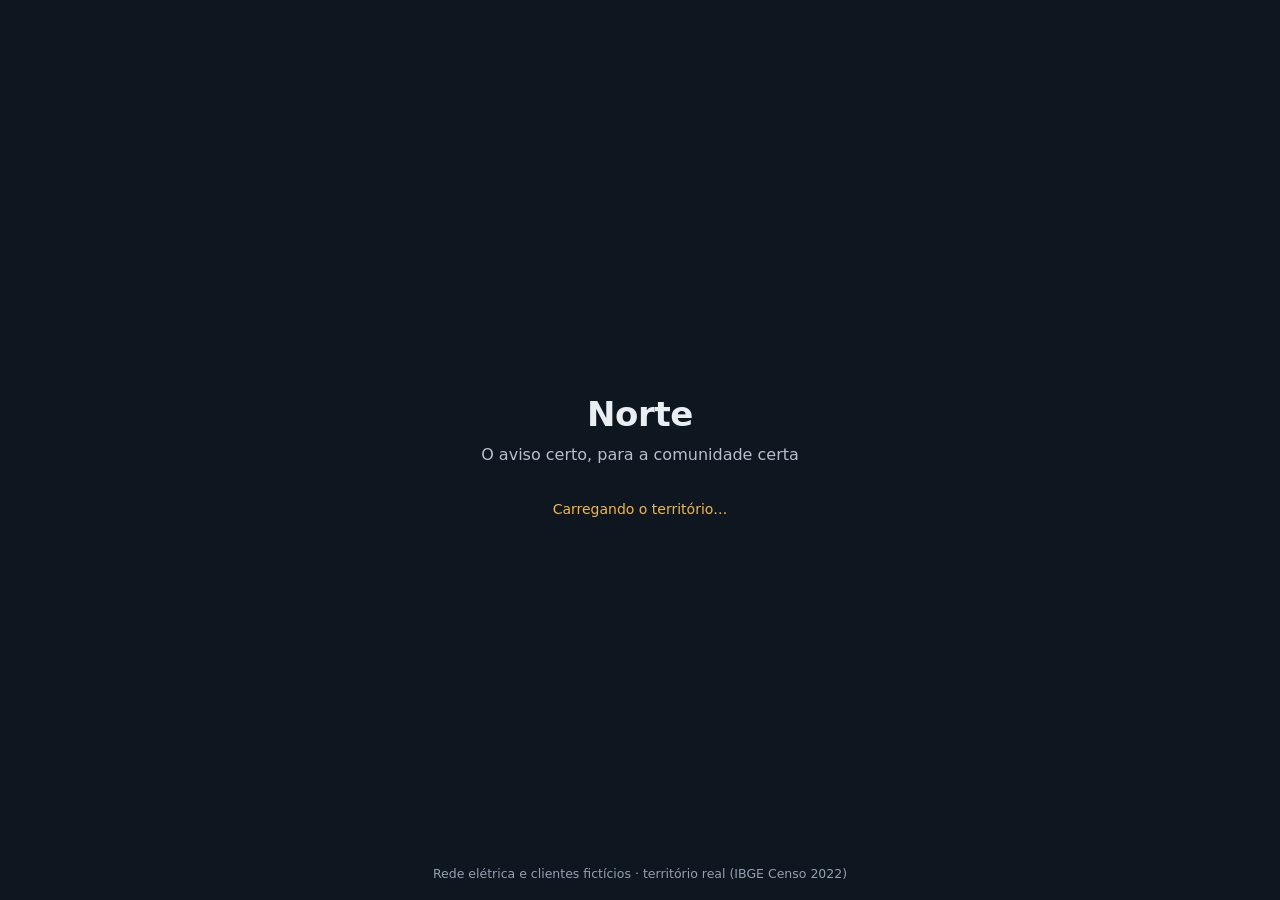
<file: src/comunidades/apresentacao/mapa_template.html>
<!doctype html>
<html lang="pt-BR" data-farol="carregando">
<head>
<meta charset="utf-8">
<!-- Só imagens de fundo de mapa da Esri (e imagens/fontes embutidas data:); nenhuma outra conexão externa. Os hashes dos scripts são calculados pelo mapa.py. -->
<meta http-equiv="Content-Security-Policy" content="/*__CSP__*/">
<meta name="viewport" content="width=device-width, initial-scale=1">
<title>Norte · Leopoldina</title>
<link rel="icon" type="image/svg+xml" href="__FAVICON__">
<!-- Tela de abertura: o estilo vem antes de tudo, para ela aparecer antes do carregamento pesado -->
<style>
.abertura { position: fixed; inset: 0; z-index: 5000; display: grid; place-content: center; justify-items: center; gap: 10px;
  padding: 24px; text-align: center; background: #0E1620; color: #E9EEF3;
  font: 15px/1.5 "IBM Plex Sans", system-ui, -apple-system, "Segoe UI", sans-serif; transition: opacity .45s ease; }
.abertura[hidden] { display: none; }
.abertura.saindo { opacity: 0; pointer-events: none; }
.abertura-logo svg { width: 112px; height: 112px; display: block; }
.abertura-nome { margin: 6px 0 0; font-size: 34px; font-weight: 600; letter-spacing: -.01em; line-height: 1.1; }
.abertura-slogan { margin: 0; font-size: 16px; color: #B4C0CC; }
.abertura-progresso { margin: 22px 0 0; min-height: 1.5em; font-size: 14px; color: #F5B83D; }
.abertura.com-erro .abertura-progresso { color: #FF6E5A; }
.abertura-nota { position: absolute; left: 16px; right: 16px; bottom: 16px; margin: 0; font-size: 12.5px; color: #93A1AF; }
/* O feixe gira em torno do eixo do farol: estreita, vira e volta (discreto) */
.abertura .feixe { transform-box: view-box; transform-origin: 32px 18px; }
@media (prefers-reduced-motion: no-preference) { .abertura .feixe { animation: feixe-gira 3.2s ease-in-out infinite; } }
@media (prefers-reduced-motion: reduce) { .abertura { transition: none; } }
@keyframes feixe-gira { 0%, 100% { transform: scaleX(1); opacity: 1; } 25% { transform: scaleX(.12); opacity: .5; }
  50% { transform: scaleX(-1); opacity: 1; } 75% { transform: scaleX(-.12); opacity: .5; } }
@media print { .abertura { display: none !important; } }
</style>
<!-- Leaflet 1.9.4 embutido (BSD 2-Clause; ver vendor/leaflet/LICENSE); o script vem no fim, depois da abertura -->
<style>/*__LEAFLET_CSS__*/</style>
<!-- IBM Plex Sans e Mono embutidas (SIL OFL 1.1; ver vendor/ibm-plex/) -->
<style>/*__FONTES__*/</style>
<style>
/* ---------- Cores do Norte ---------- */
:root {
  color-scheme: light;
  --ambar: #F5B83D; --noite: #0E1620; --mare: #1C2A37; --nevoa: #E9EEF3;
  --fundo: #F3F5F7; --sup: #FFFFFF; --sup2: #EDF1F4; --linha: #D5DDE4;
  --texto: #12202C; --texto2: #3E4C59; --apagado: #5A6875; --num: #8A5A00;
  --desligado: #C23B2A; --confirmado: #1B7D4B; --info: #1663C7;  /* confirmado: #1E8A52 escurecido até 4,5:1 sobre a superfície 2 */
  --sobre-desligado: #FFFFFF; --sobre-confirmado: #FFFFFF;
  /* alimentadores: nenhum parecido com o coral do desligado nem com o âmbar da marca (ΔE2000 >= 30) */
  --s1:#2a78d6; --s2:#0f6a6b; --s3:#19a170; --s4:#c6109f; --s5:#651559; --s6:#008300; --s7:#4a3aa7; --s8:#2593b1;
  --uc: #5A6875; --via: #B4BEC8; --sombra: 0 2px 10px rgba(14,22,32,.14);
}
@media (prefers-color-scheme: dark) {
  :root:not([data-theme="light"]) {
    color-scheme: dark;
    --fundo: #0E1620; --sup: #15202B; --sup2: #1C2A37; --linha: #2A3A4A;
    --texto: #E9EEF3; --texto2: #B4C0CC; --apagado: #93A1AF; --num: #F5B83D;
    --desligado: #FF6E5A; --confirmado: #3FB97A; --info: #6CB4FF;
    --sobre-desligado: #0E1620; --sobre-confirmado: #0E1620;
    --s1:#3987e5; --s2:#94eef0; --s3:#199e70; --s4:#d411aa; --s5:#ea9ade; --s6:#008300; --s7:#9085e9; --s8:#35b2d4;
    --uc: #93A1AF; --via: #3A4A5A; --sombra: 0 2px 12px rgba(0,0,0,.45);
  }
}
:root[data-theme="dark"] {
  color-scheme: dark;
  --fundo: #0E1620; --sup: #15202B; --sup2: #1C2A37; --linha: #2A3A4A;
  --texto: #E9EEF3; --texto2: #B4C0CC; --apagado: #93A1AF; --num: #F5B83D;
  --desligado: #FF6E5A; --confirmado: #3FB97A; --info: #6CB4FF;
  --sobre-desligado: #0E1620; --sobre-confirmado: #0E1620;
  --s1:#3987e5; --s2:#94eef0; --s3:#199e70; --s4:#d411aa; --s5:#ea9ade; --s6:#008300; --s7:#9085e9; --s8:#35b2d4;
  --uc: #93A1AF; --via: #3A4A5A; --sombra: 0 2px 12px rgba(0,0,0,.45);
}

/* ---------- Base ---------- */
* { box-sizing: border-box; }
html, body { margin: 0; height: 100%; background: var(--fundo); color: var(--texto);
  font: 15px/1.5 "IBM Plex Sans", system-ui, -apple-system, "Segoe UI", sans-serif; }
body { display: grid; grid-template-rows: auto 1fr; height: 100vh; }
.mono { font-family: "IBM Plex Mono", ui-monospace, Consolas, monospace; font-weight: 500; }
.oculto { display: none !important; }
.so-ap { display: none !important; }
html.apresentacao .so-ap { display: revert !important; }
html.apresentacao .so-ap.bloco { display: block !important; }
html.apresentacao button.sw.so-ap { display: flex !important; }
a { color: var(--info); }
button { min-height: 44px; padding: 0 16px; border-radius: 10px; border: 0; background: var(--sup2); color: var(--texto);
  font-family: inherit; font-size: 14.5px; font-weight: 500; line-height: 1.2; cursor: pointer; }
button:hover { filter: brightness(1.06); }
button:focus-visible, input:focus-visible, summary:focus-visible { outline: 2px solid var(--info); outline-offset: 2px; }
button.prim { background: var(--ambar); color: var(--noite); font-weight: 600; }
input { min-height: 44px; padding: 0 12px; border-radius: 10px; border: 1px solid var(--linha); background: var(--fundo);
  color: var(--texto); font: inherit; width: 100%; min-width: 0; }
.rot { font-size: 12px; font-weight: 600; letter-spacing: .07em; text-transform: uppercase; color: var(--apagado); margin: 0 0 8px; }
.nota { font-size: 13px; color: var(--apagado); margin: 8px 0 0; }
.de { color: var(--apagado); font-size: 13px; font-weight: 400; }
.ruim { color: var(--desligado); font-weight: 600; } .ok { color: var(--confirmado); font-weight: 600; }

/* ---------- Barra do topo ---------- */
.topo { display: grid; grid-template-columns: auto minmax(0, 1fr) auto; grid-template-areas: "marca busca acoes";
  align-items: center; gap: 16px; padding: 10px 16px; background: var(--sup); box-shadow: var(--sombra); z-index: 1100; }
.marca { grid-area: marca; display: flex; align-items: center; gap: 10px; }
.marca svg { width: 36px; height: 36px; flex: none; }
.marca .nome { font-size: 20px; font-weight: 600; letter-spacing: -.01em; line-height: 1.1; }
.marca .lugar { font-size: 12px; color: var(--apagado); }
.trocar { display: inline-flex; align-items: center; min-height: 44px; padding: 0 14px; border-radius: 10px; background: var(--sup2);
  color: var(--texto); font-size: 14px; font-weight: 500; text-decoration: none; white-space: nowrap; }
.trocar:hover { filter: brightness(1.06); }
.trocar:focus-visible { outline: 2px solid var(--info); outline-offset: 2px; }
.trocar .curto { display: none; }
.busca { grid-area: busca; position: relative; max-width: 560px; width: 100%; justify-self: center; }
.busca input { background: var(--sup2); border-color: transparent; padding-left: 40px; }
.busca .lupa { position: absolute; left: 12px; top: 12px; width: 20px; height: 20px; color: var(--apagado); pointer-events: none; }
#sugestoes { position: absolute; top: calc(100% + 6px); left: 0; right: 0; margin: 0; padding: 6px; list-style: none;
  background: var(--sup); border-radius: 12px; box-shadow: var(--sombra); max-height: 60vh; overflow-y: auto; z-index: 1200; }
#sugestoes .grupo-sug { font-size: 12px; font-weight: 600; letter-spacing: .07em; text-transform: uppercase; color: var(--apagado); padding: 10px 10px 4px; }
#sugestoes button { display: block; width: 100%; text-align: left; background: transparent; padding: 8px 10px; border-radius: 8px; }
#sugestoes button[aria-selected="true"], #sugestoes button:hover { background: var(--sup2); }
#sugestoes .sub { display: block; font-size: 13px; color: var(--apagado); font-weight: 400; margin-top: 2px; }
#sugestoes .vazio { padding: 10px; color: var(--apagado); font-size: 14px; }
.acoes-topo { grid-area: acoes; display: flex; gap: 8px; min-width: 0; }
.acoes-topo .curto { display: none; }
.lbl.lbl-oculto { display: none; }
#btnApresentacao[aria-pressed="true"] { background: var(--ambar); color: var(--noite); }

/* ---------- Áreas ---------- */
.app { display: grid; grid-template-columns: 420px minmax(0, 1fr); min-height: 0; }
aside { background: var(--sup); overflow-y: auto; padding: 20px 20px 32px; min-height: 0; }
.mapa-area { position: relative; min-height: 0; }
#mapa { position: absolute; inset: 0; background: var(--fundo); }

/* Validação geral (modo apresentação) */
.valid { background: var(--sup2); border-radius: 14px; padding: 16px; margin-bottom: 20px; }
.valid-nums { display: grid; grid-template-columns: repeat(3, minmax(0, 1fr)); gap: 12px; }
.valid-nums .num { font-size: 24px; }
.valid-nums .leg { font-size: 12.5px; color: var(--texto2); line-height: 1.35; margin-top: 2px; }

/* Abas */
.abas { display: flex; gap: 4px; margin: 0 0 20px; border-bottom: 1px solid var(--linha); }
.abas button { background: transparent; border-radius: 0; color: var(--texto2); padding: 0 12px; flex: 1;
  border-bottom: 3px solid transparent; margin-bottom: -1px; }
.abas button[aria-selected="true"] { color: var(--texto); border-bottom-color: var(--ambar); font-weight: 600; }
aside:not(.simulado) .abas { display: none; }
.aba { display: grid; gap: 22px; }

/* Desligamento */
.vazio-txt { font-size: 16px; color: var(--texto2); margin: 0; }
.chave-cab { display: flex; align-items: baseline; gap: 12px; flex-wrap: wrap; }
.chave-cab .mono { font-size: 26px; }
.chave-cab .meta { color: var(--texto2); font-size: 14px; }
.numeros { display: grid; grid-template-columns: repeat(3, minmax(0, 1fr)); gap: 16px; }
.num { font-size: 34px; font-weight: 600; line-height: 1.05; color: var(--num); letter-spacing: -.02em; font-variant-numeric: tabular-nums; }
.num small { font-size: 16px; font-weight: 500; }
.num-leg { font-size: 13px; color: var(--texto2); margin-top: 4px; line-height: 1.35; }
.campos { display: grid; grid-template-columns: 1.5fr 1fr 1fr; gap: 10px; }
.campos label, .campo label { display: grid; gap: 6px; font-size: 12px; font-weight: 600; letter-spacing: .07em; text-transform: uppercase; color: var(--apagado); min-width: 0; }
.prazo { display: flex; align-items: center; gap: 8px; flex-wrap: wrap; }
.selo { display: inline-block; font-size: 13px; font-weight: 600; padding: 4px 12px; border-radius: 99px; }
.selo.verde { background: var(--confirmado); color: var(--sobre-confirmado); }
.selo.amarelo { background: var(--ambar); color: var(--noite); }
.selo.vermelho { background: var(--desligado); color: var(--sobre-desligado); }
.selo.neutro { background: var(--sup2); color: var(--texto2); }
.linha-botoes { display: flex; gap: 10px; flex-wrap: wrap; }
.linha-botoes > button { flex: 1 1 auto; }
.largo { width: 100%; }

/* Janela de menor dano e cargas sensíveis */
.jan-princ { background: var(--sup2); border-left: 4px solid var(--ambar); border-radius: 12px; padding: 14px; display: grid; gap: 10px; }
.jan-hora { font-size: 19px; font-weight: 600; font-variant-numeric: tabular-nums; }
.jan-exp { font-size: 13.5px; color: var(--texto2); line-height: 1.4; }
.jan-atual { font-size: 13px; font-weight: 600; color: var(--confirmado); }
.jan-princ button { background: var(--sup); }
.jan-outras { display: grid; gap: 4px; margin-top: 10px; }
.jan-outra { display: flex; justify-content: space-between; align-items: center; gap: 10px; }
.jan-outra .jan-hora { font-size: 15px; font-weight: 500; }
.jan-outra .jan-exp { font-size: 12.5px; }
.jan-outra button { flex: none; font-size: 13.5px; padding: 0 12px; }
.comparacao { margin: 10px 0 0; font-size: 14px; font-weight: 500; color: var(--desligado); }
.cargas { display: grid; grid-template-columns: repeat(3, minmax(0, 1fr)); gap: 12px; }
.carga { display: grid; gap: 4px; min-width: 0; }
.carga-n { display: flex; align-items: center; gap: 8px; }
.carga svg { width: 24px; height: 24px; flex: none; color: var(--texto2); }
.carga b { font-size: 22px; font-weight: 600; font-variant-numeric: tabular-nums; }
.carga span { font-size: 12.5px; color: var(--texto2); line-height: 1.25; overflow-wrap: anywhere; }
.carga.zero b, .carga.zero svg, .carga.zero span { color: var(--apagado); }
.alerta-saude { margin: 12px 0 0; font-size: 14px; padding: 10px 12px; border-radius: 10px; border-left: 4px solid var(--desligado);
  background: color-mix(in srgb, var(--desligado) 12%, var(--sup)); }

/* Ponto da obra */
.obra { background: var(--sup2); border-left: 4px solid var(--ambar); border-radius: 12px; padding: 14px; display: grid; gap: 10px; }
.obra-cab { display: flex; justify-content: space-between; align-items: center; gap: 10px; }
.obra-cab button { background: var(--sup); font-size: 13.5px; padding: 0 12px; }
.obra-local { font-size: 14px; color: var(--texto2); line-height: 1.45; }
.obra-local b { color: var(--texto); font-weight: 600; }
.pop .obra-pop b { display: inline; font-size: inherit; margin: 0; }
.inteiro { white-space: nowrap; }
.obra-msg { font-size: 14px; margin: 0; }
.obra-princ { font-size: 16px; font-weight: 600; margin: 0 0 8px; }
.obra-ops { display: grid; gap: 4px; }
.obra-op { display: flex; justify-content: space-between; align-items: center; gap: 10px; font-size: 14px; }
.obra-op .mono { font-size: 15px; }
.obra-op small { display: block; color: var(--texto2); font-size: 12.5px; }
.obra-op button { flex: none; font-size: 13.5px; padding: 0 12px; background: var(--sup); }
.obra-op.melhor button { background: var(--ambar); color: var(--noite); font-weight: 600; }

/* Como definir o desligamento: por chave, por ponto da obra ou por área */
.modos { display: grid; grid-template-columns: repeat(3, minmax(0, 1fr)); gap: 4px; padding: 4px; border-radius: 12px; background: var(--sup2); }
.modos button { background: transparent; font-size: 13.5px; padding: 0 6px; }
.modos button[aria-checked="true"] { background: var(--sup); box-shadow: var(--sombra); font-weight: 600; }
.area-bloco { display: grid; gap: 12px; }
.area-alerta { margin: 0; font-size: 14px; padding: 10px 12px; border-radius: 10px; border-left: 4px solid var(--ambar);
  background: color-mix(in srgb, var(--ambar) 14%, var(--sup)); }
.area-passo { margin: 0 0 8px; font-size: 14px; }
.area-erro { margin: 0; font-size: 14px; padding: 10px 12px; border-radius: 10px; border-left: 4px solid var(--desligado);
  background: color-mix(in srgb, var(--desligado) 12%, var(--sup)); }
.area-info { display: grid; gap: 8px; }
.area-desc { font-size: 14px; color: var(--texto2); overflow-wrap: anywhere; }
.desenhando, .desenhando .leaflet-interactive { cursor: crosshair !important; }
.desenhando .leaflet-topo-pane { pointer-events: none; }  /* cliques no desenho viram vértices, sem abrir chaves ou UCs */

/* Aviso */
.aviso-cab { display: flex; justify-content: space-between; align-items: center; gap: 12px; margin-bottom: 8px; }
.idioma { display: flex; align-items: center; gap: 8px; font-size: 13px; color: var(--apagado); }
.idioma select { min-height: 44px; padding: 0 10px; border-radius: 10px; border: 1px solid var(--linha);
  background: var(--sup2); color: var(--texto); font: inherit; font-size: 14px; }
.aviso-txt { font-size: 19px; line-height: 1.55; margin: 0; }
.cmp { display: grid; gap: 6px; }
.cmp-l { display: flex; justify-content: space-between; font-size: 14px; color: var(--texto2); }
.cmp-l b { color: var(--texto); font-variant-numeric: tabular-nums; }
.trilho { height: 10px; border-radius: 5px; background: var(--sup2); overflow: hidden; margin-bottom: 6px; }
.trilho i { display: block; height: 100%; border-radius: 5px; }
#barraAntigo { background: var(--apagado); } #barraNovo { background: var(--ambar); }
.ganho { font-size: 14px; color: var(--texto2); margin: 0; }
.ganho b { color: var(--texto); }
details.antigo summary { min-height: 44px; display: flex; align-items: center; cursor: pointer; color: var(--info); font-size: 14.5px; }
details.antigo[open] summary { margin-bottom: 10px; }
.antigo-txt { font-size: 14px; color: var(--texto2); max-height: 260px; overflow-y: auto; margin: 10px 0 0; }

/* Comunidades */
.lista-com { list-style: none; margin: 0; padding: 0; display: grid; gap: 14px; }
.com-l1 { display: flex; justify-content: space-between; align-items: center; gap: 8px; }
.com-nome { font-weight: 500; }
.com-l2 { font-size: 13px; color: var(--texto2); margin: 2px 0 6px; }
.selo-c { font-size: 12px; font-weight: 600; padding: 3px 10px; border-radius: 99px; white-space: nowrap; }
.selo-c.inteira { background: var(--desligado); color: var(--sobre-desligado); }
.selo-c.parte { background: var(--sup2); color: var(--texto2); }
.prop { height: 6px; border-radius: 3px; background: var(--sup2); overflow: hidden; }
.prop i { display: block; height: 100%; background: var(--desligado); }
.viz .com-nome, .viz .com-l2 { color: var(--apagado); }
.viz .prop i { background: var(--apagado); }
.valid-cen { background: var(--sup2); border-radius: 14px; padding: 16px; }
.valid-cen p { margin: 0 0 8px; font-size: 14px; }
.rodape-lat { font-size: 12.5px; color: var(--apagado); margin-top: 28px; }

/* ---------- Mapa ---------- */
.leaflet-container { font: inherit; background: var(--fundo); }
.leaflet-destaque-pane, .leaflet-destaque-pane *, .leaflet-destaqueTopo-pane, .leaflet-destaqueTopo-pane * { pointer-events: none !important; }
.ctl-mapa { display: grid; gap: 8px; }
.ctl-mapa button { width: 44px; height: 44px; padding: 0; display: grid; place-items: center; background: var(--sup); color: var(--texto);
  box-shadow: var(--sombra); font-size: 22px; }
.ctl-mapa button[aria-expanded="true"] { background: var(--ambar); color: var(--noite); }
.ctl-mapa svg { width: 22px; height: 22px; }
#painelCamadas { position: absolute; top: 12px; right: 68px; z-index: 1000; width: min(320px, calc(100% - 84px));
  max-height: calc(100% - 24px); overflow-y: auto; background: var(--sup); border-radius: 14px; box-shadow: var(--sombra); padding: 16px; }
#painelCamadas .grupo + .grupo { margin-top: 16px; }
button.sw { display: flex; width: 100%; align-items: center; justify-content: space-between; gap: 10px; background: transparent;
  padding: 0 2px; border-radius: 8px; text-align: left; font-weight: 400; }
.sw-txt { display: flex; align-items: center; gap: 10px; }
.sw-txt small { display: block; font-size: 12px; color: var(--apagado); }
.amostra { width: 18px; height: 12px; border-radius: 3px; flex: none; }
.amostra.linha { height: 3px; } .amostra.ponto { width: 10px; height: 10px; border-radius: 50%; margin: 0 4px; }
.chave-sw { width: 40px; height: 24px; border-radius: 12px; background: var(--linha); position: relative; flex: none; transition: background .15s; }
.chave-sw::after { content: ""; position: absolute; top: 3px; left: 3px; width: 18px; height: 18px; border-radius: 50%; background: var(--sup); box-shadow: 0 1px 2px rgba(0,0,0,.3); transition: left .15s; }
button.sw[aria-checked="true"] .chave-sw { background: var(--ambar); }
button.sw[aria-checked="true"] .chave-sw::after { left: 19px; background: var(--noite); }
.alims { display: grid; grid-template-columns: repeat(3, 1fr); gap: 2px 8px; margin: 2px 0 6px 30px; font-size: 12.5px; color: var(--texto2); }
.alims span { display: flex; align-items: center; gap: 6px; }
.legenda { background: var(--sup); border-radius: 10px; box-shadow: var(--sombra); padding: 8px 12px; font-size: 12.5px; color: var(--texto2); display: grid; gap: 4px; }
.legenda span { display: flex; align-items: center; gap: 8px; }
.leg-ramal { width: 22px; height: 4px; border-radius: 2px; background: var(--desligado); }
.leg-aviso { width: 18px; height: 12px; border: 2px solid var(--desligado); background: color-mix(in srgb, var(--desligado) 12%, transparent); border-radius: 2px; }
.leg-viz { width: 18px; height: 12px; border: 2px dotted var(--desligado); border-radius: 2px; }
.leg-area { width: 18px; height: 12px; border: 2px dashed var(--ambar); border-radius: 2px; }
.leaflet-control-attribution { background: color-mix(in srgb, var(--sup) 88%, transparent) !important; color: var(--texto2) !important; font-size: 11.5px; }
.leaflet-control-attribution a { color: var(--info) !important; }
.leaflet-popup-content-wrapper, .leaflet-popup-tip, .leaflet-tooltip { background: var(--sup); color: var(--texto); border-color: var(--linha); box-shadow: var(--sombra); }
.leaflet-popup-content { margin: 14px 16px; font-size: 14px; line-height: 1.5; }
.leaflet-container a.leaflet-popup-close-button { width: 44px; height: 44px; font-size: 24px; line-height: 44px; color: var(--apagado); }
.leaflet-popup-content { margin-right: 40px; }  /* espaço para o botão de fechar */
.pop b { display: block; font-size: 15px; margin-bottom: 4px; }
.pop .k { color: var(--apagado); }
.pop .coms { color: var(--texto2); font-size: 13.5px; margin-top: 4px; }
.pop .acao { margin-top: 12px; width: 100%; }
.lbl { background: transparent !important; border: 0 !important; box-shadow: none !important; font-weight: 600; font-size: 12px;
  color: var(--texto); text-shadow: 0 0 3px var(--fundo), 0 0 3px var(--fundo), 0 0 2px var(--fundo); padding: 0; }
.lbl::before { display: none; }
.lbl.dist { font-size: 13px; text-transform: uppercase; letter-spacing: .08em; color: var(--texto2); }
.zoom-baixo .lbl.com { display: none; }

/* ---------- Roteiro para a rádio: só aparece na impressão (Salvar como PDF) ---------- */
#roteiro { display: none; }
@media print {
  @page { size: A4; margin: 0; }  /* margem zero: o navegador não imprime cabeçalho/rodapé com a URL */
  html, body { display: block; height: auto; background: #fff !important; color: #000; }
  .topo, .app { display: none !important; }
  #roteiro { display: block; padding: 12mm 18mm 10mm; color: #000; font: 10.5pt/1.45 "IBM Plex Sans", system-ui, -apple-system, "Segoe UI", sans-serif; }
}
#roteiro .rt-marca { display: flex; align-items: center; gap: 8pt; margin-bottom: 6pt; }
#roteiro .rt-marca svg { width: 26pt; height: 26pt; }
#roteiro .rt-nome { font-size: 15pt; font-weight: 600; line-height: 1.1; }
#roteiro .rt-slogan { font-size: 9pt; color: #444; }
#roteiro h1 { font-size: 17pt; margin: 0 0 2pt; }
#roteiro .rt-meta { color: #444; font-size: 9.5pt; border-bottom: 1.5pt solid #000; padding-bottom: 6pt; margin-bottom: 8pt; }
#roteiro h2 { font-size: 9pt; text-transform: uppercase; letter-spacing: .06em; color: #444; margin: 11pt 0 5pt; }
#roteiro .rt-leitura p { font-size: 14pt; line-height: 1.45; margin: 0 0 7pt; }
#roteiro .rt-dur { color: #444; font-size: 10pt; }
#roteiro table { width: 100%; border-collapse: collapse; font-size: 9.5pt; }
#roteiro th { width: 30%; text-align: left; font-weight: 600; color: #000; padding: 2.5pt 8pt 2.5pt 0; border-bottom: .5pt solid #bbb; vertical-align: top; }
#roteiro td { padding: 2.5pt 0; border-bottom: .5pt solid #bbb; vertical-align: top; }
#roteiro .rt-rodape { margin-top: 9pt; font-size: 9pt; color: #444; }
#roteiro .rt-verif { margin-top: 6pt; font-size: 8.5pt; color: #444; border-top: .5pt solid #bbb; padding-top: 6pt; break-inside: avoid; }
#roteiro .rt-verif code { font: 8.5pt "IBM Plex Mono", ui-monospace, Consolas, monospace; color: #000; word-break: break-all; }

/* ---------- Celular ---------- */
@media (max-width: 980px) {
  .topo { gap: 12px; padding: 10px 12px; }
  .marca { min-width: 0; }
  .marca .nome { font-size: 18px; }
  .marca .lugar { font-size: 11.5px; line-height: 1.25; }
  .acoes-topo { gap: 6px; }
  .acoes-topo button { padding: 0 12px; }
}

@media (max-width: 760px) {
  body { display: block; height: auto; }
  .topo { grid-template-columns: minmax(0, 1fr) auto; grid-template-areas: "marca acoes" "busca busca"; gap: 10px; position: sticky; top: 0; }
  .marca { min-width: 0; } .marca > div { min-width: 0; }
  .acoes-topo { justify-self: end; gap: 6px; }
  .acoes-topo button { padding: 0 12px; font-size: 13.5px; }
  .acoes-topo .longo { display: none; } .acoes-topo .curto { display: inline; }
  .trocar { padding: 0 10px; font-size: 13.5px; } .trocar .longo { display: none; } .trocar .curto { display: inline; }
  .marca svg { width: 30px; height: 30px; }
  .marca .lugar { font-size: 11.5px; }
  .abas button { padding: 0 6px; }
  .busca { max-width: none; }
  .app { grid-template-columns: 1fr; }
  .mapa-area { order: -1; height: 55vh; }
  aside { padding: 16px; overflow: visible; }
  .numeros { gap: 10px; } .num { font-size: 28px; }
  .leaflet-bottom.leaflet-left .legenda { margin-bottom: 40px; }  /* acima dos créditos, que quebram em duas linhas */
  .valid-nums .num { font-size: 20px; }
}

@media (max-width: 420px) {
  .topo { padding: 8px 10px; }
  .marca .nome { font-size: 16px; }
  .marca .lugar { max-width: 116px; }
  .acoes-topo button { min-width: 0; }
  .busca input { padding-left: 38px; }
  .busca .lupa { left: 10px; }
  .mapa-area { height: 50vh; }
  aside { padding: 12px 12px 18px; }
  .chave-cab .mono { font-size: 22px; }
  .linha-botoes { gap: 8px; }
}
</style>
</head>
<body>
<div id="abertura" class="abertura" role="status" aria-live="polite">
  <div class="abertura-logo" aria-hidden="true"><!--__LOGO_ABERTURA__--></div>
  <p class="abertura-nome">Norte</p>
  <p class="abertura-slogan">O aviso certo, para a comunidade certa</p>
  <p class="abertura-progresso" id="aberturaProgresso">Carregando o território…</p>
  <p class="abertura-nota">Rede elétrica e clientes fictícios · território real (IBGE Censo 2022)</p>
</div>
<header class="topo">
  <div class="marca"><!--__LOGO__--><div><div class="nome" id="appNome">Norte</div><div class="lugar" id="appLugar"></div></div>
    <a class="trocar" id="btnTrocarArea" href="__ENTRADA__" title="Voltar à escolha da área"><span class="longo">Trocar área</span><span class="curto">Trocar</span></a></div>
  <div class="busca">
    <svg class="lupa" viewBox="0 0 24 24" fill="none" stroke="currentColor" stroke-width="2" stroke-linecap="round" aria-hidden="true"><circle cx="11" cy="11" r="7"/><path d="m20 20-4-4"/></svg>
    <input type="text" id="busca" placeholder="Buscar chave ou comunidade" autocomplete="off" role="combobox"
      aria-label="Buscar chave ou comunidade" aria-expanded="false" aria-controls="sugestoes" aria-autocomplete="list">
    <ul id="sugestoes" role="listbox" class="oculto"></ul>
  </div>
  <div class="acoes-topo">
    <button id="btnApresentacao" aria-pressed="false"><span class="longo">Modo apresentação</span><span class="curto">Apresentação</span></button>
    <button id="btnTema" aria-label="Tema: automático"><span class="longo">Tema: automático</span><span class="curto">Auto</span></button>
  </div>
</header>

<div class="app">
  <aside id="lateral">
    <section id="validGeral" class="valid so-ap bloco" aria-label="Validação com o Censo"></section>

    <nav class="abas" role="tablist" aria-label="Painéis">
      <button role="tab" id="tab-desligamento" data-aba="desligamento" aria-selected="true" aria-controls="aba-desligamento">Desligamento</button>
      <button role="tab" id="tab-aviso" data-aba="aviso" aria-selected="false" aria-controls="aba-aviso">Aviso</button>
      <button role="tab" id="tab-comunidades" data-aba="comunidades" aria-selected="false" aria-controls="aba-comunidades">Comunidades</button>
    </nav>

    <!-- Aba Desligamento -->
    <section class="aba" id="aba-desligamento" role="tabpanel" aria-labelledby="tab-desligamento">
      <div class="modos" role="radiogroup" aria-label="Como definir o desligamento">
        <button role="radio" aria-checked="true" data-modo="chave">Por chave</button>
        <button role="radio" aria-checked="false" data-modo="obra">Por ponto da obra</button>
        <button role="radio" aria-checked="false" data-modo="area">Por área</button>
      </div>
      <p id="instrObra" class="nota oculto" style="margin:0">Clique com o botão direito no mapa, no lugar da obra, ou digite a coordenada na busca (ex.: -21.5392, -42.6411). O Norte mostra as chaves que desligam o trecho, da que deixa menos clientes sem luz para a que deixa mais.</p>
      <div id="blocoArea" class="area-bloco oculto">
        <p class="area-alerta">A área não segue a rede elétrica. Confira com a equipe se ela corresponde ao trecho que será desligado.</p>
        <div class="linha-botoes" id="areaBotoes"><button id="btnDesenhar">Desenhar área</button><button id="btnImportar">Importar contorno</button></div>
        <input type="file" id="arqArea" class="oculto" accept=".kml,.geojson,.json" tabindex="-1" aria-hidden="true">
        <p class="nota" id="areaDica" style="margin:0">Desenhe clicando no mapa, um clique em cada canto da área, ou importe um arquivo .kml, .geojson ou .json (até 5 MB). O arquivo é lido só neste computador, sem ir para nenhum servidor.</p>
        <div id="areaDesenho" class="oculto">
          <p class="area-passo" id="areaPassos" aria-live="polite"></p>
          <div class="linha-botoes"><button id="btnDesfazer">Desfazer ponto</button><button id="btnConcluir" class="prim">Concluir</button><button id="btnCancelar">Cancelar</button></div>
        </div>
        <p class="area-erro oculto" id="areaErro" role="alert"></p>
        <div id="areaInfo" class="area-info oculto">
          <div class="area-desc" id="areaDesc"></div>
          <button id="btnBaixarArea">Baixar área (GeoJSON)</button>
        </div>
      </div>
      <div id="blocoObra" class="obra oculto">
        <div class="obra-cab"><div class="rot" style="margin:0">Ponto da obra</div><button id="btnLimparObra">Limpar ponto</button></div>
        <div class="obra-local" id="obraLocal"></div>
        <div id="obraResultado"></div>
      </div>
      <div id="vazio" class="aba">
        <p class="vazio-txt">Escolha um desligamento para ver quem fica sem luz e montar o aviso do rádio.</p>
        <p class="nota" style="margin:0">Busque uma chave ou comunidade no topo, clique numa chave no mapa (elas aparecem ao aproximar) ou sorteie um ramal rural.</p>
        <button class="prim largo" data-acao="sortear">Sortear ramal rural</button>
      </div>
      <div id="cheio" class="aba oculto">
        <div>
          <div class="rot" id="cdRot">Chave aberta</div>
          <div class="chave-cab"><span class="mono" id="cdChave"></span><span class="meta" id="cdMeta"></span></div>
        </div>
        <div class="numeros">
          <div><div class="num" id="numClientes"></div><div class="num-leg">clientes sem luz</div></div>
          <div><div class="num" id="numComunidades"></div><div class="num-leg" id="numComunidadesLeg">comunidades no aviso</div></div>
          <div><div class="num" id="numRadio"></div><div class="num-leg">no rádio <span class="de" id="numRadioHoje"></span></div></div>
        </div>
        <div class="campos">
          <label>Data<input type="date" id="avData"></label>
          <label>Início<input type="time" id="avIni" value="08:00"></label>
          <label>Fim<input type="time" id="avFim" value="14:00"></label>
        </div>
        <div id="blocoJanela">
          <div class="rot">Janela sugerida</div>
          <div id="janelaMelhor"></div>
          <p class="comparacao oculto" id="janelaComparacao"></p>
          <div id="janelaOutras"></div>
        </div>
        <div>
          <div class="nota ruim oculto" id="avHoraErro" style="margin:0 0 8px">O horário de fim deve ser depois do início.</div>
          <div class="prazo"><span class="selo" id="selo"></span><span class="de" id="seloFalta"></span></div>
          <p class="nota" id="notaPrazos"></p>
        </div>
        <div>
          <div class="rot">Cargas sensíveis na área</div>
          <div class="cargas" id="cargas"></div>
          <p class="alerta-saude oculto" id="alertaSaude">Há unidades de saúde na área. Considere contato direto além do aviso.</p>
          <p class="nota">Horários de sensibilidade são hipóteses de demonstração, a validar por região.</p>
        </div>
        <div class="linha-botoes"><button data-acao="sortear">Sortear ramal rural</button><button id="btnLimpar">Limpar</button></div>
        <button class="prim largo" id="btnVerAviso">Ver o aviso</button>
      </div>
    </section>

    <!-- Aba Aviso -->
    <section class="aba oculto" id="aba-aviso" role="tabpanel" aria-labelledby="tab-aviso">
      <div>
        <div class="aviso-cab"><div class="rot" style="margin:0">Texto para o rádio</div>
          <label class="idioma">Idioma <select id="avIdioma" aria-label="Idioma do aviso"></select></label></div>
        <p class="aviso-txt" id="avisoNovo"></p>
      </div>
      <p class="nota oculto" id="notaSemComparacao" style="margin:0">No modo por área, mostramos só o tamanho do aviso de hoje, sem os nomes dos imóveis e das ruas. O texto completo aparece no modo por chave.</p>
      <div class="cmp" id="blocoComparacao">
        <div class="cmp-l"><span>Hoje (fazenda a fazenda)</span><b id="tAntigo"></b></div>
        <div class="trilho"><i id="barraAntigo"></i></div>
        <div class="cmp-l"><span>Norte (por comunidade)</span><b id="tNovo"></b></div>
        <div class="trilho"><i id="barraNovo"></i></div>
        <p class="ganho" id="ganho"></p>
      </div>
      <div class="campo">
        <label>Telefone de atendimento<input type="text" id="avTel" autocomplete="off"></label>
        <p class="nota" id="avTelNota">Telefone de exemplo, a confirmar com a distribuidora.</p>
      </div>
      <div class="linha-botoes"><button class="ouvir" data-alvo="novo">▶ Ouvir</button><button id="btnCopiar">Copiar texto</button></div>
      <button class="prim largo" id="btnPdf">Gerar PDF para a rádio</button>
      <details class="antigo" id="blocoAntigo">
        <summary id="resumoAntigo">Ver o aviso de hoje</summary>
        <button class="ouvir" data-alvo="antigo">▶ Ouvir</button>
        <p class="antigo-txt" id="avisoAntigo"></p>
      </details>
    </section>

    <!-- Aba Comunidades -->
    <section class="aba oculto" id="aba-comunidades" role="tabpanel" aria-labelledby="tab-comunidades">
      <div>
        <div class="rot">Citadas no aviso</div>
        <ul class="lista-com" id="listaCitadas"></ul>
      </div>
      <div id="blocoVizinhas">
        <div class="rot">Vizinhas (entram como “localidades vizinhas”)</div>
        <ul class="lista-com" id="listaVizinhas"></ul>
      </div>
      <div class="valid-cen so-ap bloco" id="validCen"></div>
    </section>

    <p class="rodape-lat">Rede elétrica e clientes fictícios. Território, endereços e vias reais (IBGE Censo 2022 e OpenStreetMap).</p>
  </aside>

  <div class="mapa-area">
    <div id="mapa"></div>
    <div id="painelCamadas" class="oculto" role="dialog" aria-label="Camadas do mapa"></div>
  </div>
</div>
<div id="roteiro"></div>

<script>/*__LEAFLET_JS__*/</script>
<script>
const D = /*__DADOS__*/null;

// =====================================================================================
// MODEL: o estado da tela e as regras puras (aviso, janela, área, abrangência, verificação).
// Não toca no HTML nem no mapa: recebe valores e devolve valores. As regras repetem as do
// Python (nucleo/), e os testes de testes/navegador conferem que dão o mesmo resultado.
// =====================================================================================
const APP_NOME = 'Norte';
const SLOGAN = 'O aviso certo, para a comunidade certa.';
// Prazo legal de aviso para as demais unidades: 72 horas (REN ANEEL 1.000/2021, art. 436)
const DIST = D.distribuidora;  // configuração da distribuidora (distribuidoras/*.toml)
const PRAZO_LEGAL_HORAS = DIST.prazoLegalHoras;
// Prazo interno de planejamento: prática da empresa, a confirmar
const PRAZO_INTERNO_DIAS = DIST.prazoInternoDias;
const PRAZO_VITAL_DIAS_UTEIS = DIST.prazoVitalDiasUteis;
// Mesma locução de desligamento.py (~150 palavras/min); aproximação usada para todos os idiomas
const PALAVRAS_POR_SEGUNDO = 2.5;
const DISTRIBUIDORA = DIST.nome;
const ZOOM_CHAVES = 13;     // as chaves aparecem sozinhas a partir deste zoom
const ZOOM_NOMES = 12;      // nomes das comunidades a partir deste zoom

// ---------- Utilitários (texto e números) ----------
const fmt = n => n.toLocaleString('pt-BR');
const esc = s => String(s).replace(/[&<>"]/g, c => ({'&':'&amp;','<':'&lt;','>':'&gt;','"':'&quot;'}[c]));
const pad2 = n => String(n).padStart(2, '0');
const isoData = d => `${d.getFullYear()}-${pad2(d.getMonth() + 1)}-${pad2(d.getDate())}`;
const listaPt = it => it.length <= 1 ? it.join('') : it.slice(0, -1).join(', ') + ' e ' + it[it.length - 1];
const unicos = l => [...new Set(l)];
const palavras = t => t.split(/\s+/).filter(Boolean).length;
const segundos = t => Math.round(palavras(t) / PALAVRAS_POR_SEGUNDO);
const tempo = s => s >= 60 ? `${Math.floor(s / 60)} min ${String(s % 60).padStart(2, '0')} s` : `${s} s`;
const qtd = n => n.toLocaleString('pt-BR');
const minutos = v => { const [h, m] = v.split(':').map(Number); return h * 60 + m; };
const hhmm = m => `${pad2(Math.floor(m / 60))}:${pad2(m % 60)}`;
const horaPt = v => { const [h, m] = v.split(':').map(Number); return `${h}h${m ? pad2(m) : ''}`; };  // 08:30 -> 8h30
const norm = s => String(s).normalize('NFD').replace(/[̀-ͯ]/g, '').toLowerCase().trim();

// Preferências do usuário (só conveniência; funciona mesmo sem localStorage)
const lerPref = (k, padrao) => { try { return localStorage.getItem(k) ?? padrao; } catch (e) { return padrao; } };
const gravarPref = (k, v) => { try { localStorage.setItem(k, v); } catch (e) { /* sem armazenamento: segue sem guardar */ } };

// ---------- Aviso por idioma: mesmas regras de nucleo/idiomas.py (modelos vêm do Python) ----------
const IDI = D.idiomas.modelos, MESES_EN = D.idiomas.mesesEn;
const TEMAS = ['auto', 'claro', 'escuro'];

// ---------- Estado da tela (só o Controller muda; a View só lê) ----------
const estado = {
  tema: (t => TEMAS.includes(t) ? t : 'auto')(lerPref('farol-tema', 'auto')),  // automático (segue o sistema), claro ou escuro
  apresentacao: false,      // modo apresentação: mostra o que vem do gabarito do IBGE
  camadas: {},              // camadas ligadas no painel (id -> sim/não)
  modo: 'chave',            // como o desligamento é definido: 'chave', 'obra' (ponto da obra) ou 'area'
  cod: null,                // chave aberta
  cenario: null,            // o que está desligado agora: cenário da chave ou da área
  obra: null,               // ponto da obra marcado
  area: null,               // área aplicada: { poligonos, origem, arquivo, resumo }
  desenho: null,            // vértices [lat, lon] enquanto o operador desenha a área
  data: isoData(new Date(Date.now() + (PRAZO_INTERNO_DIAS + 1) * 864e5)),  // sugestão: dentro do prazo interno
  ini: '08:00', fim: '14:00', tel: DIST.telefone,
  idioma: DIST.idiomaPadrao in IDI ? DIST.idiomaPadrao : D.idiomas.padrao,  // só o aviso e o roteiro
  textos: { antigo: '', novo: '' },  // aviso de hoje e aviso do Norte, como estão na tela
  lendo: null,              // aviso sendo lido em voz alta ('novo' ou 'antigo')
  busca: { opcoes: [], ativa: -1, ponto: null },  // sugestões da busca e a escolhida pelo teclado
};

// Comunidades citadas pelo nome no aviso (fragmentos viram "localidades vizinhas")
const citadas = c => c.com.filter(x => !x[5]);
const semSufixo = n => n.replace(/ \(.*\)$/, '');
const zonaDe = c => c.rural >= 0.8 ? 'zona rural' : c.rural <= 0.2 ? 'zona urbana' : 'zona rural e urbana';

// Inteiras, parciais e vizinhas, com as mesmas regras de aviso_novo() em desligamento.py
function classificar(c) {
  const cit = citadas(c);
  const inteiras = unicos(cit.filter(x => !x[3]).map(x => semSufixo(x[0])));
  const parciais = unicos(cit.filter(x => x[3]).map(x => semSufixo(x[0]))).filter(n => !inteiras.includes(n));
  return { inteiras, parciais, vizinhas: c.com.filter(x => x[5]) };
}

const preencher = (modelo, v) => modelo.replace(/\{(\w+)\}/g, (_, k) => v[k]);
const semAcento = s => s.normalize('NFD').replace(/\p{Mn}/gu, '').toLowerCase();  // tira acentos (como unicodedata "Mn")
function somDeI(palavra) {  // começa com som de "i" (i-, hi-), sem formar ditongo (hielo, hierba)
  let s = semAcento(palavra);
  if (s.startsWith('hi')) s = s.slice(1);
  return s.startsWith('i') && !['a', 'e', 'o', 'u'].includes(s.slice(1, 2));
}
function listaIdioma(itens, idioma) {
  const m = IDI[idioma];
  if (itens.length <= 1) return itens.join('');
  return itens.slice(0, -1).join(', ') + (somDeI(itens[itens.length - 1]) ? m.e_antes_de_i : m.e) + itens[itens.length - 1];
}
const formatarData = (dia, mes, idioma) => IDI[idioma].data === 'mes_dia' ? `${MESES_EN[mes - 1]} ${dia}` : `${pad2(dia)}/${pad2(mes)}`;
function formatarHora(minutos, idioma) {
  const h = Math.floor(minutos / 60), m = minutos % 60, r = IDI[idioma].relogio;
  if (r === 'pt') return `${h}h${m ? pad2(m) : ''}`;
  if (r === '12h') return `${h % 12 || 12}:${pad2(m)} ${h < 12 ? 'a.m.' : 'p.m.'}`;
  return `${h}:${pad2(m)}`;
}
const formatarHorario = (ini, fim, idioma) => formatarHora(ini, idioma) + IDI[idioma].entre + formatarHora(fim, idioma);
const comTelefone = (texto, tel, idioma) => tel ? texto + preencher(IDI[idioma].telefone, { telefone: tel }) : texto;

// Mesmo texto de aviso_novo() em desligamento.py: com a mesma data, horário e idioma, sai idêntico
function montarAviso(c, data, horario, idioma = D.idiomas.padrao) {
  const { inteiras, parciais, vizinhas } = classificar(c), m = IDI[idioma];
  let quem = listaIdioma(inteiras, idioma);
  if (parciais.length) quem = preencher(quem ? (vizinhas.length ? m.parte_com_vizinhas : m.parte_com) : m.parte_so, { quem, parciais: listaIdioma(parciais, idioma) });
  if (vizinhas.length) quem = preencher(m.vizinhas, { quem });
  const distritos = unicos(c.com.map(x => x[6] === DIST.municipio ? 'Sede' : x[6])).sort();
  const onde = preencher(distritos.length > 1 ? m.onde_n : m.onde_1, { distritos: listaIdioma(distritos, idioma) });
  return preencher(m.frase, { quem, municipio: DIST.municipio, onde, data, horario });
}

// Data, horário e telefone do estado, já nos formatos que o aviso, a janela e o roteiro usam
function campos(e) {
  const [a, m, d] = (e.data || '').split('-');
  const ini = e.ini || '08:00', fim = e.fim || '14:00';
  return { a, m, d, dataCurta: d ? `${d}/${m}` : '__/__', dataLonga: d ? `${d}/${m}/${a}` : '(sem data)',
    horario: `${horaPt(ini)} às ${horaPt(fim)}`, ini, fim, tel: e.tel.trim() };
}

// Antecedência: do momento atual até o início do desligamento (cod e h permitem traduzir no roteiro)
function antecedencia(f) {
  if (!f.d) return { classe: 'neutro', cod: 'semData', texto: 'Informe a data do desligamento', falta: '' };
  const h = (new Date(`${f.a}-${f.m}-${f.d}T${f.ini}`) - Date.now()) / 36e5;
  const falta = h < 0 ? 'a data já passou' : h < 48 ? `faltam ${Math.floor(h)} h` : `faltam ${Math.floor(h / 24)} dias`;
  const base = { h, falta };
  if (h < PRAZO_LEGAL_HORAS) return { ...base, classe: 'vermelho', cod: 'legal', texto: `Abaixo do prazo legal de ${PRAZO_LEGAL_HORAS} horas` };
  if (h < PRAZO_INTERNO_DIAS * 24) return { ...base, classe: 'amarelo', cod: 'interno', texto: `Abaixo do prazo interno de ${PRAZO_INTERNO_DIAS} dias` };
  return { ...base, classe: 'verde', cod: 'ok', texto: 'Antecedência OK' };
}

// Tamanho do aviso de hoje sem montar o texto (modo área), com as regras de desligamento.tamanho_aviso_antigo:
// locais sem repetição (códigos de D.ucs[i][13]; -1 não entra), o começo fixo com a data e o horário e o " e "
// antes do último local. Sem nenhum local o texto termina em "atingindo: .", e o ponto conta como palavra.
const AH = D.avisoHoje;
function tamanhoAvisoHoje(locais, data, horario) {
  let n = palavras(preencher(AH.cabecalho, { data, horario }));
  for (const l of locais) n += AH.palavrasLocal[l];
  if (locais.size >= 2) n += AH.palavrasE;
  else if (!locais.size) n += 1;
  return { locais: locais.size, palavras: n, s: Math.round(n / PALAVRAS_POR_SEGUNDO) };
}

// Os dois avisos da tela. No modo área não há texto do aviso de hoje (ele lista o imóvel ou a rua de cada UC,
// que o HTML não leva): só o tamanho dele (hoje)
function montarTextos(c, f, idioma) {
  const dataTxt = f.d ? formatarData(+f.d, +f.m, idioma) : '__/__';
  const novo = comTelefone(montarAviso(c, dataTxt, formatarHorario(minutos(f.ini), minutos(f.fim), idioma), idioma), f.tel, idioma);
  if (c.area) return { novo, antigo: '', hoje: tamanhoAvisoHoje(c.locaisHoje, f.dataCurta, f.horario) };
  // o aviso antigo vem pronto do Python com a data padrão; troca só a data e o horário, para comparar igual
  const antigo = c.antigo.replace('no dia 12/11, das 8h às 14h', `no dia ${f.dataCurta}, das ${f.horario}`);
  return { novo, antigo };
}

// ---------- Janela de menor dano (mesmo cálculo de nucleo/impacto.py; perfis hipotéticos) ----------
const PF = D.perfis, EXP = PF.expediente, SLOT = PF.slot, SLOTS = 24 * 60 / PF.slot;
const sobrep = (a0, a1, b0, b1) => Math.max(0, Math.min(a1, b1) - Math.max(a0, b0));
const contagemAtiv = c => Object.fromEntries(PF.atividades.map((a, i) => [a, c.ativ[i]]));
const tipoDia = (a, m, d) => { const w = new Date(+a, +m - 1, +d).getDay(); return w === 0 ? 'domingo' : w === 6 ? 'sabado' : 'util'; };
function notaDano(cont, tipo, inicio, duracao) {
  const fim = inicio + duracao; let total = 0;
  for (const a of PF.atividades) {
    const n = cont[a] || 0; if (!n) continue;
    const w = PF.pesos[a][tipo];
    for (let s = 0; s < SLOTS; s++) { const o = sobrep(inicio, fim, s * SLOT, (s + 1) * SLOT); if (o) total += n * w[s] * o; }
  }
  return total;
}
function iniciosPossiveis(duracao) {
  if (duracao <= 0) return [];
  const r = [], ultimo = Math.min(EXP.ultimoInicio, EXP.fim - duracao);
  for (let i = EXP.inicio; i <= ultimo; i += EXP.passo) r.push(i);
  return r;
}
function explicar(cont, tipo, inicio, fim) {
  const conflitos = [], evitados = [];
  for (const a of PF.atividades) {
    const n = cont[a] || 0; if (!n) continue;
    for (const [nome, dias, p0, p1, nivel] of PF.periodos[a]) {
      if (!dias.includes(tipo)) continue;
      const o = sobrep(inicio, fim, p0, p1);
      if (o && nivel >= PF.niveis.medio) conflitos.push([n * nivel * o, conflitos.length, `${nome} de ${qtd(n)} ${PF.rotulos[a][n === 1 ? 0 : 1]}`]);
      else if (!o && nivel === PF.niveis.alto && sobrep(EXP.inicio, EXP.fim, p0, p1)) evitados.push(nome);
    }
  }
  conflitos.sort((x, y) => (y[0] - x[0]) || (x[1] - y[1]));
  const pega = conflitos.slice(0, 2).map(c => c[2]);
  if (pega.length) return `Pega ${listaPt(pega)}` + (evitados.length ? `; evita ${listaPt(evitados)}` : '');
  if (evitados.length) return `Evita ${listaPt(evitados)}`;
  if (notaDano(cont, tipo, inicio, fim - inicio)) return 'Só atinge horários de baixa sensibilidade';
  return 'Sem conflito com os horários sensíveis';
}
function avaliarJanelas(cont, tipo, duracao) {
  return iniciosPossiveis(duracao).map(i => ({ inicio: i, fim: i + duracao, nota: notaDano(cont, tipo, i, duracao) }))
    .sort((x, y) => (x.nota - y.nota) || (x.inicio - y.inicio));
}
function sugerirJanelas(cont, tipo, duracao, quantas = 3) {
  return avaliarJanelas(cont, tipo, duracao).slice(0, quantas).map(j => ({ ...j, explicacao: explicar(cont, tipo, j.inicio, j.fim) }));
}

// ---------- Código de verificação: SHA-256 (API de criptografia do próprio navegador, sem biblioteca) ----------
async function sha256hex(t) {
  const h = await crypto.subtle.digest('SHA-256', new TextEncoder().encode(t));
  return [...new Uint8Array(h)].map(b => b.toString(16).padStart(2, '0')).join('');
}
// "gerado": data e hora da geração no formato canônico (dd/mm/aaaa hh:mm)
const carimbo = agora => `${agora.toLocaleDateString('pt-BR')} ${agora.toLocaleTimeString('pt-BR', { hour: '2-digit', minute: '2-digit' })}`;
const numeroAviso = (f, area, cod) => `AV-${f.d ? f.a + f.m + f.d : 'SEMDATA'}-${area ? `AREA-${(area.resumo.sha256 || 'SEMCODIGO').slice(0, 8).toUpperCase()}` : cod}`;
// Entrada do código, em formato fixo (descrito no SEGURANCA.md para quem quiser recalcular).
// Data, horário e "gerado" ficam sempre no formato canônico (dd/mm/aaaa, 8h às 14h), em qualquer idioma.
// No modo área, a linha "chave" dá lugar a "area": origem, polígonos, vértices e o SHA-256 da forma canônica do contorno
function entradaVerificacao(texto, f, area, cod, gerado) {
  const origemReg = area ? `area=${area.origem};poligonos=${area.resumo.poligonos};vertices=${area.resumo.vertices};sha256=${area.resumo.sha256 || 'indisponivel'}` : `chave=${cod}`;
  return `texto=${texto}\ndata=${f.dataLonga}\nhorario=${f.horario}\n${origemReg}\ngerado=${gerado}`;
}

// ---------- Busca: código da chave ou nome de comunidade ----------
const indiceCom = new Map();  // comunidade (sem sufixo) -> chaves cujo aviso a cita pelo nome
for (const [cod, c] of Object.entries(D.cenarios)) {
  for (const x of citadas(c)) {
    const n = semSufixo(x[0]);
    if (!indiceCom.has(n)) indiceCom.set(n, []);
    indiceCom.get(n).push(cod);
  }
}
const resumoChave = c => `${fmt(c.n)} clientes · ${citadas(c).slice(0, 3).map(x => semSufixo(x[0])).join(', ')}${citadas(c).length > 3 ? '…' : ''}`;
function sugestoes(q) {
  const n = norm(q);
  if (!n) return [];
  const itens = [];
  const dig = n.replace(/^cf-?/, '');
  if (/^(cf-?)?\d+$/.test(n)) {
    Object.keys(D.cenarios).filter(k => k.slice(3).includes(dig) || k.slice(3).replace(/^0+/, '') === dig.replace(/^0+/, ''))
      .sort().slice(0, 8).forEach(k => itens.push({ cod: k, sub: `${D.cenarios[k].alim} · ${resumoChave(D.cenarios[k])}` }));
    return itens;
  }
  const coms = [...indiceCom.keys()].filter(k => norm(k).includes(n))
    .sort((a, b) => (norm(b).startsWith(n) - norm(a).startsWith(n)) || a.localeCompare(b, 'pt-BR')).slice(0, 3);
  coms.forEach(nome => {
    itens.push({ grupo: `${nome} · chaves que a atingem` });
    indiceCom.get(nome).slice().sort((a, b) => D.cenarios[a].n - D.cenarios[b].n).slice(0, 4)
      .forEach(k => itens.push({ cod: k, sub: resumoChave(D.cenarios[k]) }));
  });
  return itens;
}
// Ramal rural sorteado (com pelo menos 2 comunidades no aviso)
function sortearChave() {
  const op = Object.entries(D.cenarios).filter(([, c]) => c.rural >= 0.8 && c.n >= 15 && citadas(c).length >= 2);
  return op[Math.floor(Math.random() * op.length)][0];
}

// ---------- Ponto da obra: trecho mais próximo e chave de menor abrangência ----------
// Mesmo cálculo de nucleo/abrangencia.py (só soma, multiplicação, divisão e raiz).
const REDE = D.rede, RAIO_REDE_M = DIST.raioRedeM;
const TRECHOS = D.camadas.mt.features.map(f => f.geometry.coordinates);
function lerCoordenada(texto) {  // "-21.5392, -42.6411" ou "-21,5392; -42,6411" -> [lat, lon]
  const t = texto.trim();
  let m = t.match(/^(-?\d+(?:\.\d+)?)\s*,\s*(-?\d+(?:\.\d+)?)$/);
  if (!m) { m = t.match(/^(-?\d+(?:,\d+)?)\s*;\s*(-?\d+(?:,\d+)?)$/); if (m) m = [m[0], m[1].replace(',', '.'), m[2].replace(',', '.')]; }
  if (!m) return null;
  const lat = +m[1], lon = +m[2];
  return Math.abs(lat) <= 90 && Math.abs(lon) <= 180 ? [lat, lon] : null;
}
function distSegmento(lat, lon, p1, p2, kx, ky) {
  const ax = (p1[0] - lon) * kx, ay = (p1[1] - lat) * ky;
  const bx = (p2[0] - lon) * kx, by = (p2[1] - lat) * ky;
  const dx = bx - ax, dy = by - ay, comp = dx * dx + dy * dy;
  const t = comp === 0 ? 0 : Math.max(0, Math.min(1, -(ax * dx + ay * dy) / comp));
  const px = ax + t * dx, py = ay + t * dy;
  return Math.sqrt(px * px + py * py);
}
function trechoMaisProximo(lat, lon, trechos, kx, ky) {
  let melhor = -1, dmin = Infinity;
  for (let i = 0; i < trechos.length; i++) {
    const c = trechos[i];
    for (let j = 0; j + 1 < c.length; j++) {
      const d = distSegmento(lat, lon, c[j], c[j + 1], kx, ky);
      if (d < dmin) { melhor = i; dmin = d; }
    }
  }
  return [melhor, dmin];
}
function chavesQueDesligam(trecho, cenarios) {
  return Object.entries(cenarios).filter(([, c]) => c.mt.includes(trecho))
    .map(([cod, c]) => ({ chave: cod, clientes: c.n, comunidades: citadas(c).length }))
    .sort((a, b) => (a.clientes - b.clientes) || (a.comunidades - b.comunidades) || (a.chave < b.chave ? -1 : a.chave > b.chave ? 1 : 0));
}
// Dentro do município: no contorno simplificado ou a até MARGEM_DIVISA_M da borda (como em nucleo/abrangencia.py)
const AREA = D.camadas.municipio.features.flatMap(f => f.geometry.type === 'Polygon' ? [f.geometry.coordinates] : f.geometry.type === 'MultiPolygon' ? f.geometry.coordinates : []);
function dentroDaArea(lat, lon) {
  if (AREA.some(p => noAnel(lon, lat, p[0]) && !p.slice(1).some(b => noAnel(lon, lat, b)))) return true;
  return AREA.some(p => p.some(anel => anel.some((v, j) => j + 1 < anel.length && distSegmento(lat, lon, v, anel[j + 1], REDE.kx, REDE.ky) <= REDE.margemDivisaM)));
}
function analisarPonto(lat, lon) {
  if (!dentroDaArea(lat, lon)) return { situacao: 'fora', trecho: -1, distancia_m: null, chaves: [] };
  const [trecho, dist] = trechoMaisProximo(lat, lon, TRECHOS, REDE.kx, REDE.ky);
  if (trecho < 0 || dist > RAIO_REDE_M) return { situacao: 'longe', trecho, distancia_m: dist, chaves: [] };
  const chaves = chavesQueDesligam(trecho, D.cenarios);
  return { situacao: chaves.length ? 'ok' : 'tronco', trecho, distancia_m: dist, chaves };
}
// Ponto dentro de polígono (GeoJSON Polygon/MultiPolygon, com buracos): raio cruzando as bordas
function noAnel(lon, lat, anel) {
  let dentro = false;
  for (let i = 0, j = anel.length - 1; i < anel.length; j = i++) {
    const [xi, yi] = anel[i], [xj, yj] = anel[j];
    if ((yi > lat) !== (yj > lat) && lon < (xj - xi) * (lat - yi) / (yj - yi) + xi) dentro = !dentro;
  }
  return dentro;
}
function noPoligono(lat, lon, geom) {
  const polis = geom.type === 'Polygon' ? [geom.coordinates] : geom.type === 'MultiPolygon' ? geom.coordinates : [];
  return polis.some(p => noAnel(lon, lat, p[0]) && !p.slice(1).some(b => noAnel(lon, lat, b)));
}
const ondeFica = (lat, lon, camada, prop) => (camada.features.find(f => noPoligono(lat, lon, f.geometry)) || { properties: {} }).properties[prop];
// O ponto da obra completo: análise, comunidade, distrito e alimentador do trecho mais próximo
function pontoDaObra(lat, lon) {
  const r = analisarPonto(lat, lon), fora = r.situacao === 'fora';
  return { lat, lon, ...r, fora,
    comunidade: fora ? null : ondeFica(lat, lon, D.camadas.previstas, 'NOME'),
    distrito: fora ? null : ondeFica(lat, lon, D.camadas.distritos, 'NM_DIST'),
    alim: r.trecho >= 0 ? D.camadas.mt.features[r.trecho].properties.ALIMENTADOR : null };
}

// ---------- Desligamento por área (desenhada ou importada) ----------
// Mesmo cálculo de nucleo/area.py: UCs dentro do contorno e, daí em diante, as regras de
// desligamento.resumir (inteira, em parte, vizinha). A área NÃO segue a rede elétrica.
// Segurança: o arquivo importado é só dado. Dele saem apenas números (as coordenadas);
// nenhum texto do arquivo vai para a página, e o nome do arquivo só entra como texto.
const CFG_AREA = D.area, REGRAS = D.regrasAviso;
const arred = v => +v.toFixed(CFG_AREA.casas);
const mesmoPonto = (a, b) => a[0] === b[0] && a[1] === b[1];
const nVertices = polis => polis.reduce((s, p) => s + p.reduce((t, a) => t + a.length - (a.length > 1 && mesmoPonto(a[0], a[a.length - 1]) ? 1 : 0), 0), 0);
function caixaPoligono(p) {
  const xs = p[0].map(v => v[0]), ys = p[0].map(v => v[1]);
  return [Math.min(...xs), Math.min(...ys), Math.max(...xs), Math.max(...ys)];
}
const noPoligonoArea = (lat, lon, aneis) => noAnel(lon, lat, aneis[0]) && !aneis.slice(1).some(b => noAnel(lon, lat, b));
function ucsNaArea(polis) {
  const caixas = polis.map(caixaPoligono), dentro = [];
  D.ucs.forEach((u, i) => {
    const lat = u[0], lon = u[1];
    for (let k = 0; k < polis.length; k++) {
      const [x0, y0, x1, y1] = caixas[k];
      if (x0 <= lon && lon <= x1 && y0 <= lat && lat <= y1 && noPoligonoArea(lat, lon, polis[k])) { dentro.push(i); break; }
    }
  });
  return dentro;
}
// Algum vértice da área no município (com a margem da divisa) ou algum vértice do município na área
const tocaOMunicipio = polis => polis.some(p => p.some(a => a.some(([x, y]) => dentroDaArea(y, x))))
  || AREA.some(m => m.some(a => a.some(([x, y]) => polis.some(p => noPoligonoArea(y, x, p)))));
function analisarArea(polis) {
  if (nVertices(polis) > CFG_AREA.maxVertices) return { situacao: 'vertices', ucs: [] };
  if (!tocaOMunicipio(polis)) return { situacao: 'fora', ucs: [] };
  const ucs = ucsNaArea(polis);
  return { situacao: ucs.length ? 'ok' : 'sem_clientes', ucs };
}
// Forma canônica (entra no código de verificação): "lon,lat" com 6 casas; ";" entre vértices, "|" entre anéis, "/" entre polígonos
const formaCanonica = polis => polis.map(p => p.map(a => a.map(([x, y]) => `${x.toFixed(CFG_AREA.casas)},${y.toFixed(CFG_AREA.casas)}`).join(';')).join('|')).join('/');

// Mesmas regras de desligamento.resumir: agrupa por comunidade (na ordem alfabética do Python),
// distrito mais frequente (empate: o primeiro em ordem alfabética), ordem estável por UCs afetadas
const TOTAL_COM = D.comPrev.map(() => 0);
D.ucs.forEach(u => { TOTAL_COM[u[3]]++; });
function resumirArea(idx) {
  const g = new Map();
  for (const i of idx) {
    const u = D.ucs[i];
    let x = g.get(u[3]);
    if (!x) g.set(u[3], x = { n: 0, conf: 0, dist: new Map() });
    x.n++; x.conf += u[5]; x.dist.set(u[11], (x.dist.get(u[11]) || 0) + 1);
  }
  const linhas = [...g.entries()].sort((a, b) => a[0] - b[0]).map(([ic, x]) => {
    let melhor = -1, nMelhor = 0;
    for (const [d, n] of x.dist) if (n > nMelhor || (n === nMelhor && d < melhor)) { melhor = d; nMelhor = n; }
    return [D.comPrev[ic], x.n, TOTAL_COM[ic], x.n / TOTAL_COM[ic] < REGRAS.limiarTotal, x.conf / x.n / 100, false, D.distritosUC[melhor]];
  });
  linhas.sort((a, b) => b[1] - a[1]);  // estável (ES2019)
  const soma = idx.length;
  linhas.forEach(l => { l[5] = l[3] && l[1] <= REGRAS.limiteFragmento && l[1] / soma < REGRAS.limiteParticipacao; });
  if (linhas.length && linhas.every(l => l[5])) linhas[0][5] = false;  // área minúscula: cita ao menos a maior
  return linhas;
}
// Cenário no mesmo formato de D.cenarios[cod], para o aviso, a janela e o PDF seguirem o mesmo caminho
function cenarioDaArea(idx) {
  const ativ = PF.atividades.map(() => 0), alims = new Set();
  let rural = 0;
  const locaisHoje = new Set();  // locais do aviso de hoje, só como códigos
  for (const i of idx) {
    const u = D.ucs[i]; if (u[12] >= 0) ativ[u[12]]++; alims.add(D.trafos[u[2]][4]); rural += u[8];
    if (u[13] >= 0) locaisHoje.add(u[13]);
  }
  const lista = [...alims].sort();
  return { area: true, ucsIdx: idx, n: idx.length, com: resumirArea(idx), ativ, alims: lista, alim: lista.join(', '),
    rural: rural / idx.length, trafos: [], mt: [], antigo: '', locaisHoje, nLocais: locaisHoje.size };
}

// ----- Leitura do arquivo (GeoJSON ou KML): só as coordenadas -----
class ErroArea extends Error {}
function anelValido(coords) {  // [[lon, lat], ...] -> anel fechado com 6 casas, ou null
  if (!Array.isArray(coords)) return null;
  const a = [];
  for (const v of coords) {
    if (!Array.isArray(v) || v.length < 2 || typeof v[0] !== 'number' || typeof v[1] !== 'number' || !isFinite(v[0]) || !isFinite(v[1])) return null;
    if (Math.abs(v[0]) > 180 || Math.abs(v[1]) > 90) throw new ErroArea('As coordenadas do arquivo não estão em graus de latitude e longitude (WGS 84). Exporte o contorno nesse sistema e importe de novo.');
    a.push([arred(v[0]), arred(v[1])]);
  }
  if (a.length && !mesmoPonto(a[0], a[a.length - 1])) a.push(a[0].slice());
  return a.length >= 4 ? a : null;
}
function poligonoValido(aneis) {
  if (!Array.isArray(aneis) || !aneis.length) return null;
  const ext = anelValido(aneis[0]);
  return ext ? [ext, ...aneis.slice(1).map(anelValido).filter(Boolean)] : null;
}
function poligonosDoGeoJSON(obj) {
  const polis = [];
  const visitar = (g, prof) => {
    if (!g || typeof g !== 'object' || prof > 20) return;
    if (g.type === 'FeatureCollection' && Array.isArray(g.features)) g.features.forEach(f => visitar(f, prof + 1));
    else if (g.type === 'Feature') visitar(g.geometry, prof + 1);
    else if (g.type === 'GeometryCollection' && Array.isArray(g.geometries)) g.geometries.forEach(x => visitar(x, prof + 1));
    else if (g.type === 'Polygon') polis.push(poligonoValido(g.coordinates));
    else if (g.type === 'MultiPolygon' && Array.isArray(g.coordinates)) g.coordinates.forEach(p => polis.push(poligonoValido(p)));
  };
  visitar(obj, 0);
  return polis.filter(Boolean);
}
function poligonosDoKML(texto) {
  // XML puro, num documento à parte: o DOMParser não executa nada e nada vai para a página;
  // só o texto de <coordinates> é aproveitado
  const doc = new DOMParser().parseFromString(texto, 'application/xml');
  if (doc.getElementsByTagName('parsererror').length) throw new ErroArea('O arquivo KML está malformado e não pôde ser lido.');
  const filhos = (el, nome) => [...el.children].filter(c => c.localName === nome);
  const coordsDe = el => {  // <outerBoundaryIs>/<innerBoundaryIs> -> <LinearRing> -> <coordinates>
    const anel = filhos(el, 'LinearRing')[0], c = anel && filhos(anel, 'coordinates')[0];
    if (!c) return null;
    return c.textContent.trim().split(/\s+/).filter(Boolean).map(t => t.split(',').slice(0, 2).map(Number));
  };
  return [...doc.getElementsByTagNameNS('*', 'Polygon')].map(p => poligonoValido([
    ...filhos(p, 'outerBoundaryIs').map(coordsDe), ...filhos(p, 'innerBoundaryIs').map(coordsDe)].filter(Boolean)))
    .filter(Boolean);
}
function lerContorno(nome, texto) {
  const ext = (nome.toLowerCase().match(/\.(kml|geojson|json)$/) || [])[1];
  if (!ext) throw new ErroArea('Formato não reconhecido. Use um arquivo .kml, .geojson ou .json.');
  if (!texto.trim()) throw new ErroArea('O arquivo está vazio.');
  let polis;
  if (ext === 'kml') polis = poligonosDoKML(texto);
  else {
    let obj;
    try { obj = JSON.parse(texto); } catch (e) { throw new ErroArea('O arquivo não é um GeoJSON válido (o conteúdo não é JSON).'); }
    if (!obj || typeof obj !== 'object' || typeof obj.type !== 'string') throw new ErroArea('Formato não reconhecido: o JSON não é um GeoJSON (falta o campo "type").');
    polis = poligonosDoGeoJSON(obj);
  }
  if (!polis.length) throw new ErroArea('O arquivo não tem nenhum polígono (Polygon ou MultiPolygon). Linhas e pontos não definem uma área.');
  return polis;
}
// Problemas do arquivo antes de ler o conteúdo (tamanho)
function problemaDoArquivo(tamanho) {
  if (tamanho === 0) return 'O arquivo está vazio.';
  if (tamanho > CFG_AREA.maxBytes) return `O arquivo tem ${(tamanho / 1048576).toLocaleString('pt-BR', { maximumFractionDigits: 1 })} MB; o limite é ${CFG_AREA.maxBytes / 1048576} MB.`;
  return '';
}
// Mensagem de quando a área não serve (null: serve)
function problemaDaArea(r, polis) {
  if (r.situacao === 'vertices') return `O contorno tem ${fmt(nVertices(polis))} vértices; o limite é ${fmt(CFG_AREA.maxVertices)}. Simplifique o contorno e importe de novo.`;
  if (r.situacao === 'fora') return `A área fica fora de ${DIST.municipio}, o município carregado neste mapa. Para outro município, gere o Norte daquele município.`;
  if (r.situacao === 'sem_clientes') return 'Nenhum cliente dentro da área. Confira se o contorno cobre o trecho que será desligado.';
  return null;
}
function geojsonDaArea(a) {
  const geometry = a.poligonos.length === 1 ? { type: 'Polygon', coordinates: a.poligonos[0] } : { type: 'MultiPolygon', coordinates: a.poligonos };
  return { type: 'FeatureCollection', features: [{ type: 'Feature', geometry,
    properties: { origem: a.origem, vertices: a.resumo.vertices, municipio: DIST.municipio, aviso: 'Área informada pelo operador; não segue a rede elétrica.' } }] };
}
function nomeArquivoArea(agora) {
  const carimboArq = `${isoData(agora).replace(/-/g, '')}-${pad2(agora.getHours())}${pad2(agora.getMinutes())}`;
  return `area_${norm(DIST.municipio).replace(/[^a-z0-9]+/g, '-')}_${carimboArq}.geojson`;
}
// Área fechada a partir dos vértices desenhados ([lat, lon] -> anel [lon, lat] fechado)
function areaDoDesenho(pontos) {
  const anel = pontos.map(([lat, lon]) => [lon, lat]);
  anel.push(anel[0].slice());
  return [[anel]];
}

// =====================================================================================
// VIEW: desenha a lateral, o mapa, o PDF e a tela de abertura a partir do estado.
// Não muda o estado: só lê o que o Controller decidiu e mostra. Guarda apenas o que é do
// próprio desenho (as camadas do Leaflet e o enquadramento do último ramal desenhado).
// =====================================================================================
const css = n => getComputedStyle(document.documentElement).getPropertyValue(n).trim();
const $ = id => document.getElementById(id);

// ---------- Tela de abertura: some quando o mapa termina de montar (sem tempo fixo) ----------
const semMovimento = () => matchMedia('(prefers-reduced-motion: reduce)').matches;
function mostrarProgresso(texto) { $('aberturaProgresso').textContent = texto; }
function fecharAbertura() {
  const el = $('abertura');
  document.documentElement.dataset.farol = 'pronto';
  const remover = () => { el.hidden = true; };
  if (semMovimento()) { remover(); return; }
  el.addEventListener('transitionend', remover, { once: true });
  el.addEventListener('transitioncancel', remover, { once: true });
  el.classList.add('saindo');
}
function mostrarErroAbertura(msg) {
  document.documentElement.dataset.farol = 'erro';
  $('aberturaProgresso').textContent = `Não foi possível montar o mapa: ${msg}`;
  $('abertura').classList.add('com-erro');
}

// ---------- Tema ----------
const ROTULO_TEMA = { auto: 'Tema: automático', claro: 'Tema: claro', escuro: 'Tema: escuro' };
const ROTULO_CURTO = { auto: 'Auto', claro: 'Claro', escuro: 'Escuro' };
function aplicarTema() {
  const r = document.documentElement, tema = estado.tema;
  if (tema === 'auto') delete r.dataset.theme; else r.dataset.theme = tema === 'escuro' ? 'dark' : 'light';
  const b = $('btnTema');
  b.querySelector('.longo').textContent = ROTULO_TEMA[tema]; b.querySelector('.curto').textContent = ROTULO_CURTO[tema];
  b.setAttribute('aria-label', ROTULO_TEMA[tema]);
}
const escuro = () => document.documentElement.dataset.theme === 'dark' ||
  (document.documentElement.dataset.theme !== 'light' && matchMedia('(prefers-color-scheme: dark)').matches);

// ---------- Mapa e camadas (montados pelo Controller na abertura) ----------
let mapa, rend, fundo = null, satelite, limMun, elCam, bt = null, versaoTema = 0;
let destaque, obraCamada, areaCamada, desenhoCamada, limitesRamal = null;
const C = {};
const atribuicao = 'Base &copy; Esri · Vias &copy; OpenStreetMap';
// Cores dos alimentadores: 8 slots categóricos em ordem fixa; o 9º repete o slot 1 tracejado
const corAlim = a => css(`--s${((D.alimentadores.indexOf(a)) % 8) + 1}`);
const tracoAlim = a => D.alimentadores.indexOf(a) >= 8 ? '6 5' : null;
function trocarFundo() {
  if (fundo) mapa.removeLayer(fundo);
  fundo = L.tileLayer(`https://server.arcgisonline.com/ArcGIS/rest/services/Canvas/World_${escuro() ? 'Dark' : 'Light'}_Gray_Base/MapServer/tile/{z}/{y}/{x}`,
    { attribution: atribuicao, maxZoom: 17, maxNativeZoom: 16, noWrap: true }).addTo(mapa);
  fundo.bringToBack();
}
function popupChave(cod, aoSimular) {
  const c = D.cenarios[cod], el = document.createElement('div');
  el.className = 'pop';
  if (!c) { el.innerHTML = `<b class="mono">${esc(cod)}</b>Sem clientes a jusante.`; return el; }
  const cit = citadas(c);
  const nomes = cit.slice(0, 4).map(x => esc(semSufixo(x[0]))).join(', ') + (cit.length > 4 ? ` e mais ${cit.length - 4}` : '');
  el.innerHTML = `<b class="mono">${esc(cod)}</b>
    <span class="k">Alimentador</span> ${esc(c.alim)}<br>
    <span class="k">Abrindo esta chave, ficam sem energia:</span> <b style="display:inline">${fmt(c.n)}</b> clientes${c.rural >= 0.8 ? ' (zona rural)' : ''}
    <div class="coms">Comunidades: ${nomes}</div>
    <button class="prim acao">Simular desligamento</button>`;
  el.querySelector('button').addEventListener('click', () => aoSimular(cod));
  return el;
}
const estiloChave = () => ({ radius: 6, color: css('--fundo'), weight: 2, fillColor: css('--texto'), fillOpacity: 1 });
const estiloTrafo = () => ({ radius: 3, color: css('--texto'), weight: 1, fillColor: css('--sup'), fillOpacity: 1 });
// UCs: posição real do endereço (CNEFE); popup mostra o que o cadastro diz e o que o algoritmo concluiu.
// LGPD: sem titular, número da UC ou endereço; só classe, comunidade e dados técnicos.
// A comunidade real (gabarito) só aparece no modo apresentação.
const ORIGEM = ['', 'sem coordenada no cadastro → usada a do transformador', 'coordenada do cadastro incoerente → usada a do transformador'];
function popupUC(i) {
  const u = D.ucs[i], loc = D.locCad[u[10]];  // u[10] = -1: digitaram o nome do imóvel, que o HTML não leva
  return `<div class="pop"><b>Unidade ${esc(D.classes[u[9]].toLowerCase())}</b>
    <span class="k">Localidade digitada no cadastro:</span> ${u[10] < 0 ? '<i>(nome de imóvel)</i>' : loc ? esc(loc) : '<i>(vazio)</i>'}<br>
    <span class="k">Comunidade identificada:</span> <b style="display:inline">${esc(D.comPrev[u[3]])}</b> (confiança ${u[5]}%)
    <span class="so-ap"><br><span class="k">Comunidade real (IBGE, só validação):</span> ${esc(D.comReal[u[4]])} ${u[6] ? '<span class="ok">✓</span>' : '<span class="ruim">✗</span>'}</span>
    ${u[7] ? `<br><span class="k">Coordenada:</span> ${ORIGEM[u[7]]}` : ''}<br>
    <span class="k">Transformador:</span> ${esc(D.trafos[u[2]][2])} · ${esc(D.trafos[u[2]][4])}</div>`;
}
function camadaUCs(filtro, estilo) {
  const g = L.layerGroup();
  g.estilo = estilo;
  D.ucs.forEach((u, i) => { if (!filtro(u)) return;
    g.addLayer(L.circleMarker([u[0], u[1]], { renderer: rend, ...estilo() }).on('click', e => L.popup().setLatLng(e.latlng).setContent(popupUC(i)).openOn(mapa)));
  });
  return g;
}
const estiloUC = () => ({ radius: 2.5, stroke: false, fillColor: css('--uc'), fillOpacity: 0.75 });

// Painel de camadas: [id, nome, amostra, cor, ligada ao abrir, só no modo apresentação, observação]
const GRUPOS = [
  ['Território (IBGE)', [
    ['municipio', 'Limite municipal', 'linha', '--texto', true],
    ['distritos', 'Distritos (6)', 'linha', '--texto2', true],
    ['setores', 'Setores censitários', 'area', '--s6', false],
    ['localidades', 'Localidades oficiais (15)', 'ponto', '--texto', false],
    ['vias', 'Vias (OpenStreetMap)', 'linha', '--via', false],
    ['satelite', 'Imagem de satélite', 'area', '--apagado', false],
    ['gabarito', 'Comunidades reais (gabarito)', 'area', '--s7', false, true],
  ]],
  ['Rede elétrica (fictícia)', [
    ['se', 'Subestação', 'ponto', '--info', false],
    ['mt', 'Rede de média tensão', 'linha', '--s1', true],
    ['chaves', 'Chaves', 'ponto', '--texto', true, false, `aparecem a partir do zoom ${ZOOM_CHAVES}`],
    ['trafos', 'Transformadores', 'ponto', '--texto', false],
    ['bt', 'Ramais de baixa tensão (rurais)', 'linha', '--apagado', false],
    ['ucsRurais', 'UCs rurais', 'ponto', '--uc', false],
    ['ucsUrbanas', 'UCs urbanas', 'ponto', '--uc', false],
  ]],
  ['Resultado', [
    ['previstas', 'Comunidades identificadas', 'area', '--texto2', true],
    ['erros', 'UCs com comunidade errada (validação)', 'ponto', '--info', false, true],
  ]],
];
const CAMADAS_INICIAIS = Object.fromEntries(GRUPOS.flatMap(([, itens]) => itens.map(([id, , , , on]) => [id, on])));
const SO_APRESENTACAO = new Set(GRUPOS.flatMap(([, itens]) => itens.filter(x => x[5]).map(x => x[0])));
// Pontos criados com a cor do tema da época: refaz o estilo quando o tema mudou
function restilizar(g) {
  if (!g.estilo || g.versaoTema === versaoTema) return;
  const e = g.estilo(); g.eachLayer(l => l.setStyle && l.setStyle(e)); g.versaoTema = versaoTema;
}
function aplicarCamada(id) {
  const g = C[id];
  let ver = estado.camadas[id] && (!SO_APRESENTACAO.has(id) || estado.apresentacao);
  if (id === 'chaves') ver = ver && mapa.getZoom() >= ZOOM_CHAVES;
  if (ver) { restilizar(g); if (!mapa.hasLayer(g)) g.addTo(mapa); } else if (mapa.hasLayer(g)) mapa.removeLayer(g);
}
// Nomes das comunidades: só quando o território comporta o nome naquele zoom (evita sobreposição no centro urbano)
function arrumarNomes() {
  if (!mapa.hasLayer(C.previstas)) return;
  C.previstas.eachLayer(l => {
    const t = l.getTooltip(), el = t && t.getElement();
    if (!el) return;
    const b = l.getBounds(), a = mapa.latLngToLayerPoint(b.getSouthWest()), z = mapa.latLngToLayerPoint(b.getNorthEast());
    el.classList.toggle('lbl-oculto', Math.abs(z.x - a.x) < String(t.getContent()).length * 6.5 + 8);
  });
}
const ICONE_CAMADAS = '<svg viewBox="0 0 24 24" fill="none" stroke="currentColor" stroke-width="2" stroke-linejoin="round" aria-hidden="true"><path d="M12 3 2 8l10 5 10-5-10-5Z"/><path d="m2 13 10 5 10-5"/><path d="m2 17.5 10 5 10-5"/></svg>';
const ICONE_ENQUADRAR = '<svg viewBox="0 0 24 24" fill="none" stroke="currentColor" stroke-width="2" stroke-linecap="round" aria-hidden="true"><path d="M4 9V4h5M20 9V4h-5M4 15v5h5M20 15v5h-5"/></svg>';

// Mapa base (travado no município), camadas, painel de camadas, controles e legenda.
// aoSimularChave: o que fazer quando pedem para simular uma chave pelo popup (decide o Controller)
function montarMapa(aoSimularChave) {
  mapa = L.map('mapa', { preferCanvas: true, zoomControl: false, attributionControl: false,
    maxZoom: 17, zoomSnap: 1, maxBoundsViscosity: 1 });
  L.control.attribution({ prefix: 'Rede e clientes fictícios · território real (IBGE 2022) · Leaflet' }).addTo(mapa);
  satelite = L.tileLayer('https://server.arcgisonline.com/ArcGIS/rest/services/World_Imagery/MapServer/tile/{z}/{y}/{x}',
    { attribution: 'Imagens &copy; Esri', maxZoom: 17, noWrap: true });
  trocarFundo();
  mapa.on('zoomend', () => $('mapa').classList.toggle('zoom-baixo', mapa.getZoom() < ZOOM_NOMES));

  const pane = (nome, z) => { mapa.createPane(nome).style.zIndex = z; return nome; };
  // destaque acima de tudo e sem capturar cliques; chaves e pontos clicáveis num único canvas ('topo')
  pane('poligonos', 350); pane('linhas', 400); pane('pontos', 450); pane('topo', 550); pane('destaque', 600); pane('destaqueTopo', 650);
  rend = L.canvas({ pane: 'topo', padding: 0.4 });

  C.municipio = L.geoJSON(D.camadas.municipio, { pane: 'linhas', interactive: false,
    style: () => ({ color: css('--texto'), weight: 2.5, fill: false }) });
  C.distritos = L.geoJSON(D.camadas.distritos, { pane: 'linhas', interactive: false,
    style: () => ({ color: css('--texto2'), weight: 1.5, dashArray: '6 4', fill: false }),
    onEachFeature: (f, l) => l.bindTooltip(f.properties.NM_DIST, { permanent: true, direction: 'center', className: 'lbl dist' }) });
  C.setores = L.geoJSON(D.camadas.setores, { pane: 'poligonos', interactive: false,
    style: f => ({ color: css('--apagado'), weight: 0.6, fillColor: f.properties.SITUACAO === 'Urbana' ? css('--s1') : css('--s6'), fillOpacity: 0.07 }) });
  C.localidades = L.geoJSON(D.camadas.localidades, {
    pointToLayer: (f, ll) => L.circleMarker(ll, { renderer: rend, radius: 6, color: css('--fundo'), weight: 2, fillColor: css('--texto'), fillOpacity: 1 }),
    onEachFeature: (f, l) => l.bindTooltip(`${esc(f.properties.NM_LOCALIDADE)} <span class="de">· ${esc(f.properties.CT_LOCALIDADE)} (IBGE)</span>`) });
  C.gabarito = L.geoJSON(D.camadas.gabarito, { pane: 'poligonos', interactive: false,
    style: () => ({ color: css('--s7'), weight: 1.5, dashArray: '4 3', fillColor: css('--s7'), fillOpacity: 0.05 }) });
  C.vias = L.geoJSON(D.camadas.vias, { pane: 'linhas', interactive: false,
    style: f => ({ color: css('--via'), weight: f.properties.MAIOR ? 2 : 1 }) });
  C.previstas = L.geoJSON(D.camadas.previstas, { pane: 'poligonos', interactive: false,
    style: () => ({ color: css('--texto2'), weight: 0.8, opacity: 0.45, fillColor: css('--texto2'), fillOpacity: 0.05 }),
    onEachFeature: (f, l) => l.bindTooltip(f.properties.NOME.replace(/ \(.*\)$/, ''), { permanent: true, direction: 'center', className: 'lbl com' }) });
  C.mt = L.geoJSON(D.camadas.mt, { pane: 'linhas', interactive: false,
    style: f => ({ color: corAlim(f.properties.ALIMENTADOR), weight: 2, dashArray: tracoAlim(f.properties.ALIMENTADOR) }) });
  C.se = L.geoJSON(D.camadas.se, {
    pointToLayer: (f, ll) => L.circleMarker(ll, { renderer: rend, radius: 9, color: css('--fundo'), weight: 3, fillColor: css('--info'), fillOpacity: 1 }),
    onEachFeature: (f, l) => l.bindTooltip(esc(f.properties.NOME)) });
  C.chaves = L.geoJSON(D.camadas.chaves, {
    pointToLayer: (f, ll) => L.circleMarker(ll, { renderer: rend, ...estiloChave() }),
    onEachFeature: (f, l) => {
      const p = f.properties;
      l.bindTooltip(`<b class="mono">${esc(p.COD_CHAVE)}</b> · ${fmt(p.UC_JUSANTE)} clientes<br><span class="de">clique para ver e simular</span>`);
      l.bindPopup(() => popupChave(p.COD_CHAVE, aoSimularChave), { minWidth: 250 });
    } });
  C.trafos = L.layerGroup(D.trafos.map(t => L.circleMarker([t[0], t[1]], { renderer: rend, ...estiloTrafo() })
    .bindTooltip(`<b>${esc(t[2])}</b> · ${esc(t[4])}<br>${t[3]} UCs`)));
  C.ucsRurais = camadaUCs(u => u[8] === 1, estiloUC);
  C.ucsUrbanas = camadaUCs(u => u[8] === 0, estiloUC);
  C.erros = camadaUCs(u => u[6] === 0, () => ({ radius: 3.5, color: css('--fundo'), weight: 1, fillColor: css('--info'), fillOpacity: 1 }));
  C.trafos.estilo = estiloTrafo;
  C.bt = L.layerGroup();
  C.bt.on('add', () => { if (bt) return;
    bt = D.ucs.filter(u => u[8] === 1).map(u => L.polyline([[D.trafos[u[2]][0], D.trafos[u[2]][1]], [u[0], u[1]]],
      { pane: 'linhas', color: css('--apagado'), weight: 0.8, interactive: false }));
    bt.forEach(l => C.bt.addLayer(l));
  });
  C.satelite = satelite;

  // Painel de camadas (o clique em cada chave liga/desliga: Controller)
  elCam = $('painelCamadas');
  GRUPOS.forEach(([titulo, itens]) => {
    const g = document.createElement('div'); g.className = 'grupo';
    g.innerHTML = `<div class="rot">${titulo}</div>`;
    itens.forEach(([id, nome, tipo, cor, on, soAp, obs]) => {
      const am = tipo === 'area' ? `<span class="amostra" style="background:color-mix(in srgb, var(${cor}) 25%, transparent);border:1.5px solid var(${cor})"></span>`
        : tipo === 'linha' ? `<span class="amostra linha" style="background:var(${cor})"></span>` : `<span class="amostra ponto" style="background:var(${cor})"></span>`;
      const b = document.createElement('button');
      b.className = 'sw' + (soAp ? ' so-ap' : ''); b.setAttribute('role', 'switch'); b.setAttribute('aria-checked', String(on));
      b.dataset.camada = id;
      b.innerHTML = `<span class="sw-txt">${am}<span>${nome}${obs ? `<small>${obs}</small>` : ''}</span></span><span class="chave-sw" aria-hidden="true"></span>`;
      g.appendChild(b);
      if (id === 'mt') {
        const a = document.createElement('div'); a.className = 'alims';
        a.innerHTML = D.alimentadores.map((al, i) => `<span><span class="amostra linha" style="width:14px;background:${i >= 8 ? `repeating-linear-gradient(90deg,var(--s${i % 8 + 1}) 0 4px,transparent 4px 7px)` : `var(--s${i % 8 + 1})`}"></span>${esc(al)}</span>`).join('');
        g.appendChild(a);
      }
    });
    elCam.appendChild(g);
  });
  mapa.on('zoomend', () => aplicarCamada('chaves'));
  mapa.on('zoomend', arrumarNomes);
  C.previstas.on('add', () => setTimeout(arrumarNomes));

  // Controles do mapa (camadas, aproximar, afastar, enquadrar) e legenda
  const Controles = L.Control.extend({ options: { position: 'topright' }, onAdd() {
    const d = L.DomUtil.create('div', 'ctl-mapa');
    d.innerHTML = `<button id="btnCamadas" aria-label="Camadas do mapa" title="Camadas do mapa" aria-expanded="false" aria-controls="painelCamadas">${ICONE_CAMADAS}</button>
      <button id="btnMais" aria-label="Aproximar" title="Aproximar">+</button>
      <button id="btnMenos" aria-label="Afastar" title="Afastar">−</button>
      <button id="btnEnquadrar" aria-label="Enquadrar o ramal desligado" title="Enquadrar o ramal desligado">${ICONE_ENQUADRAR}</button>`;
    L.DomEvent.disableClickPropagation(d); L.DomEvent.disableScrollPropagation(d);
    return d;
  } });
  new Controles().addTo(mapa);
  L.DomEvent.disableClickPropagation(elCam); L.DomEvent.disableScrollPropagation(elCam);
  const Legenda = L.Control.extend({ options: { position: 'bottomleft' }, onAdd() {
    const d = L.DomUtil.create('div', 'legenda');
    d.innerHTML = '<span id="legRamal"><i class="leg-ramal"></i>Ramal desligado</span><span><i class="leg-aviso"></i>Comunidade no aviso</span><span><i class="leg-viz"></i>Vizinha</span><span id="legArea" class="oculto"><i class="leg-area"></i>Área informada</span>';
    return d;
  } });
  new Legenda().addTo(mapa);

  // Camadas do que está desligado, do ponto da obra, da área e do desenho
  destaque = L.layerGroup().addTo(mapa);
  obraCamada = L.layerGroup().addTo(mapa);
  areaCamada = L.featureGroup().addTo(mapa); desenhoCamada = L.layerGroup().addTo(mapa);
}
function marcarCamada(id) { elCam.querySelector(`button[data-camada="${id}"]`).setAttribute('aria-checked', String(estado.camadas[id])); }
function abrirCamadas(abrir) { elCam.classList.toggle('oculto', !abrir); $('btnCamadas').setAttribute('aria-expanded', String(abrir)); }
function redesenharCores() {
  versaoTema++;
  ['municipio', 'distritos', 'setores', 'gabarito', 'vias', 'previstas', 'mt'].forEach(k => C[k].resetStyle && C[k].resetStyle());
  C.chaves.eachLayer(l => l.setStyle(estiloChave()));
  C.se.eachLayer(l => l.setStyle({ color: css('--fundo'), fillColor: css('--info') }));
  C.localidades.eachLayer(l => l.setStyle({ color: css('--fundo'), fillColor: css('--texto') }));
  if (bt) bt.forEach(l => l.setStyle({ color: css('--apagado') }));
  ['trafos', 'ucsRurais', 'ucsUrbanas', 'erros'].forEach(k => mapa.hasLayer(C[k]) && restilizar(C[k]));
}
function mostrarTemaNoMapa() {
  trocarFundo(); redesenharCores();
  if (estado.cenario) desenharDestaque(estado.cenario, estado.cod, false);
  desenharContornoArea();
}
// Abertura do mapa: município inteiro, travado nele
function enquadrarMunicipio() {
  Object.keys(estado.camadas).forEach(aplicarCamada);
  limMun = C.municipio.getBounds();
  mapa.setMaxBounds(limMun.pad(0.15));
  mapa.fitBounds(limMun);
  ajustarZoomMin();
  mapa.on('resize', ajustarZoomMin);
  $('mapa').classList.toggle('zoom-baixo', mapa.getZoom() < ZOOM_NOMES);
  arrumarNomes();
}
function ajustarZoomMin() { mapa.setMinZoom(0); mapa.setMinZoom(mapa.getBoundsZoom(limMun, false)); }
const enquadrarRamal = () => limitesRamal ? mapa.fitBounds(limitesRamal, { maxZoom: 15 }) : mapa.fitBounds(limMun);

// ---------- Textos fixos da tela (vêm da configuração da distribuidora) ----------
function mostrarTextosFixos() {
  $('appNome').textContent = APP_NOME;
  logoSVG = document.querySelector('.marca svg').outerHTML;
  const M = D.metricas;
  const pct = v => v.toLocaleString('pt-BR');
  $('validGeral').innerHTML = `
  <div class="rot">Validação com o Censo · ${fmt(M.nCenarios)} cenários</div>
  <div class="valid-nums">
    <div><div class="num">${pct(M.acertoRural)}<small>%</small></div><div class="leg">acerto da comunidade (UCs rurais) <span class="de">· cadastro ${pct(M.acertoRuralCadastro)}%</span></div></div>
    <div><div class="num">${pct(M.coberturaUC)}<small>%</small></div><div class="leg">dos clientes desligados ouvem o nome da própria comunidade</div></div>
    <div><div class="num">${M.segDepois}<small> s</small></div><div class="leg">aviso médio no Norte <span class="de">· hoje ${M.segAntes} s</span></div></div>
  </div>`;
  $('appLugar').textContent = `${DIST.municipio}/${DIST.uf} · demonstração`;
  $('notaPrazos').textContent = `Unidades com equipamento vital exigem ${PRAZO_VITAL_DIAS_UTEIS} dias úteis (não há cadastro desses clientes nesta demonstração). Prazos: ${DIST.norma}.`;
  $('avIdioma').innerHTML = Object.entries(IDI).map(([k, m]) => `<option value="${k}">${esc(m.nome)}</option>`).join('');
  mostrarCampos();
}
// Campos de data, horário, telefone e idioma com os valores do estado
function mostrarCampos() {
  $('avData').value = estado.data; $('avIni').value = estado.ini; $('avFim').value = estado.fim;
  $('avTel').value = estado.tel; $('avIdioma').value = estado.idioma;
}
function mostrarHorario() { $('avIni').value = estado.ini; $('avFim').value = estado.fim; }
function mostrarApresentacao() {
  $('btnApresentacao').setAttribute('aria-pressed', String(estado.apresentacao));
  document.documentElement.classList.toggle('apresentacao', estado.apresentacao);
  SO_APRESENTACAO.forEach(aplicarCamada);
}

// ---------- Lateral ----------
function ativarAba(nome) {
  document.querySelectorAll('.abas button').forEach(b => b.setAttribute('aria-selected', String(b.dataset.aba === nome)));
  ['desligamento', 'aviso', 'comunidades'].forEach(a => $(`aba-${a}`).classList.toggle('oculto', a !== nome));
  $('lateral').scrollTop = 0;
}
function estadoSimulado(sim) {
  $('lateral').classList.toggle('simulado', sim);
  $('vazio').classList.toggle('oculto', sim || estado.modo !== 'chave'); $('cheio').classList.toggle('oculto', !sim);
  if (!sim) ativarAba('desligamento');
}
function mostrarModo() {
  document.querySelectorAll('.modos button').forEach(b => b.setAttribute('aria-checked', String(b.dataset.modo === estado.modo)));
  $('instrObra').classList.toggle('oculto', estado.modo !== 'obra');
  $('blocoArea').classList.toggle('oculto', estado.modo !== 'area');
}
function desenharDestaque(c, cod, enquadrar) {
  destaque.clearLayers();
  const coral = css('--desligado');
  // Trechos de MT desligados
  const feats = D.camadas.mt.features;
  c.mt.forEach(i => destaque.addLayer(L.geoJSON(feats[i], { pane: 'destaque', interactive: false, style: { color: coral, weight: 5, opacity: 0.9 } })));
  // Comunidades: contorno cheio para as do aviso; fino e pontilhado para as vizinhas (não citadas)
  const nomes = new Map(c.com.map(x => [x[0], x]));
  destaque.addLayer(L.geoJSON({ type: 'FeatureCollection', features: D.camadas.previstas.features.filter(f => nomes.has(f.properties.NOME)) },
    { pane: 'destaque', interactive: false, style: f => nomes.get(f.properties.NOME)[5]
      ? { color: coral, weight: 2, opacity: 1, dashArray: '1 6', lineCap: 'round', fillColor: coral, fillOpacity: 0.03 }
      : { color: coral, weight: 2.5, opacity: 1, fillColor: coral, fillOpacity: 0.1 } }));
  // UCs desligadas (clicáveis, no mesmo canvas das chaves): a jusante da chave ou dentro da área
  const tset = new Set(c.trafos), uset = c.area ? new Set(c.ucsIdx) : null, pts = [];
  D.ucs.forEach((u, i) => { if (uset ? !uset.has(i) : !tset.has(u[2])) return; pts.push([u[0], u[1]]);
    destaque.addLayer(L.circleMarker([u[0], u[1]], { renderer: rend, radius: 3.5, color: css('--fundo'), weight: 1, fillColor: coral, fillOpacity: 1 })
      .on('click', e => L.popup().setLatLng(e.latlng).setContent(popupUC(i)).openOn(mapa)));
  });
  const ch = D.camadas.chaves.features.find(f => f.properties.COD_CHAVE === cod);
  if (ch) destaque.addLayer(L.circleMarker([ch.geometry.coordinates[1], ch.geometry.coordinates[0]], { pane: 'destaqueTopo', interactive: false, radius: 9, color: css('--fundo'), weight: 3, fillColor: css('--texto'), fillOpacity: 1 })
    .bindTooltip(`<b class="mono">${esc(cod)}</b> aberta`, { permanent: true, direction: 'top', offset: [0, -8], pane: 'tooltipPane' }));
  limitesRamal = c.area ? areaCamada.getBounds().pad(0.15) : pts.length ? L.latLngBounds(pts).pad(0.25) : null;
  if (enquadrar && limitesRamal) mapa.fitBounds(limitesRamal, { maxZoom: 15 });
}
const apagarDestaque = () => destaque.clearLayers();
function limparDestaque() { destaque.clearLayers(); limitesRamal = null; }
// Cabeçalho do que está desligado: chave ou área, alimentador, zona e os três números
function mostrarDesligamento(c, rotulo, titulo, meta) {
  $('cdRot').textContent = rotulo;
  $('cdChave').textContent = titulo;
  $('cdMeta').textContent = meta;
  $('numClientes').textContent = fmt(c.n);
  const nCit = citadas(c).length;
  $('numComunidades').textContent = nCit;
  $('numComunidadesLeg').textContent = nCit === 1 ? 'comunidade no aviso' : 'comunidades no aviso';
}
function desenharComunidades(c) {
  const item = ([n, a, t, parc, conf, frag]) => `<li class="${frag ? 'viz' : ''}">
    <div class="com-l1"><span class="com-nome">${esc(n)}</span>${frag ? '' : `<span class="selo-c ${parc ? 'parte' : 'inteira'}">${parc ? 'Parte' : 'Inteira'}</span>`}</div>
    <div class="com-l2">${fmt(a)} de ${fmt(t)} UCs · confiança ${Math.round(conf * 100)}%</div>
    <div class="prop" aria-hidden="true"><i style="width:${Math.max(2, Math.min(100, a / t * 100)).toFixed(1)}%"></i></div></li>`;
  const viz = c.com.filter(x => x[5]);
  $('listaCitadas').innerHTML = citadas(c).map(item).join('');
  $('listaVizinhas').innerHTML = viz.map(item).join('');
  $('blocoVizinhas').classList.toggle('oculto', !viz.length);
  // Validação do cenário (só no modo apresentação; o gabarito nunca é usado pelo algoritmo).
  // No modo área não aparece: calcular a cobertura no navegador seria usar o gabarito fora da avaliação.
  $('validCen').className = c.area ? 'oculto' : 'valid-cen so-ap bloco';
  if (c.area) { $('validCen').innerHTML = ''; return; }
  const real = c.real.map(([n, q]) => `${esc(n)} <span class="de">(${q})</span>`).join(', ');
  $('validCen').innerHTML = `
    <div class="rot">Validação com o Censo</div>
    <p><b>${Math.round(c.cobUC * 100)}%</b> dos clientes desligados ouvem o nome da própria comunidade.</p>
    <p>Cobertura <span class="${c.cob >= 1 ? 'ok' : 'ruim'}">${Math.round(c.cob * 100)}%</span> ·
      Precisão <span class="${c.prec >= 1 ? 'ok' : 'ruim'}">${Math.round(c.prec * 100)}%</span></p>
    <p><span class="de">Comunidades reais atingidas:</span> ${real}</p>
    <p class="nota" style="margin:0">Cobertura = comunidades reais citadas pelo nome. Precisão = comunidades citadas que de fato foram atingidas. O gabarito nunca é usado pelo algoritmo, só nesta conferência.</p>`;
}

// ---------- Janela de menor dano e cargas sensíveis ----------
const ICONE = {
  saude: '<svg viewBox="0 0 24 24" fill="none" stroke="currentColor" stroke-width="2" stroke-linejoin="round" aria-hidden="true"><path d="M9 3h6v6h6v6h-6v6H9v-6H3V9h6z"/></svg>',
  ensino: '<svg viewBox="0 0 24 24" fill="none" stroke="currentColor" stroke-width="2" stroke-linejoin="round" aria-hidden="true"><path d="M3 10 12 5l9 5-9 5-9-5Z"/><path d="M7 12.5V17c3 2 7 2 10 0v-4.5"/></svg>',
  agropecuaria: '<svg viewBox="0 0 24 24" fill="none" stroke="currentColor" stroke-width="2" stroke-linejoin="round" stroke-linecap="round" aria-hidden="true"><path d="M5 19c0-8 5-13 14-14 0 9-5 14-14 14Z"/><path d="M5 19 13 11"/></svg>',
};
function atualizarJanela(c, f) {
  const cont = contagemAtiv(c), tipo = f.d ? tipoDia(f.a, f.m, f.d) : null;
  const ini = minutos(f.ini), dur = minutos(f.fim) - ini;
  const horas = (a, b) => `${horaPt(hhmm(a))} às ${horaPt(hhmm(b))}`;
  const comp = $('janelaComparacao'); comp.classList.add('oculto');
  $('janelaOutras').innerHTML = '';
  let msg = '';
  if (!tipo) msg = 'Informe a data para sugerir a janela.';
  else if (dur <= 0) msg = 'Ajuste o início e o fim da obra.';
  const sug = msg ? [] : sugerirJanelas(cont, tipo, dur);
  if (!msg && !sug.length) msg = `Uma obra de ${(dur / 60).toLocaleString('pt-BR', { maximumFractionDigits: 1 })} h não cabe no expediente (${horaPt(hhmm(EXP.inicio))} às ${horaPt(hhmm(EXP.fim))}).`;
  if (msg) { $('janelaMelhor').innerHTML = `<p class="nota" style="margin:0">${esc(msg)}</p>`; }
  else {
    const atual = j => j.inicio === ini && j.fim === ini + dur;
    const botao = j => atual(j) ? '<span class="jan-atual">Janela atual</span>' : `<button data-ini="${j.inicio}" data-fim="${j.fim}">Usar esta janela</button>`;
    const [m, ...outras] = sug;
    $('janelaMelhor').innerHTML = `<div class="jan-princ"><div><div class="jan-hora">${horas(m.inicio, m.fim)}</div><div class="jan-exp">${esc(m.explicacao)}</div></div><div>${botao(m)}</div></div>`;
    $('janelaOutras').innerHTML = outras.length ? `<div class="jan-outras">${outras.map(j =>
      `<div class="jan-outra"><div><div class="jan-hora">${horas(j.inicio, j.fim)}</div><div class="jan-exp">${esc(j.explicacao)}</div></div>${botao(j)}</div>`).join('')}</div>` : '';
    // Compara a janela escolhida com a sugerida (mesma duração)
    const escolhida = notaDano(cont, tipo, ini, dur);
    if (m.nota > 0 && escolhida / m.nota >= PF.razaoMuitoPior) {
      comp.textContent = `A janela escolhida atinge ${(escolhida / m.nota).toLocaleString('pt-BR', { minimumFractionDigits: 1, maximumFractionDigits: 1 })} vezes mais carga sensível que a sugerida.`;
      comp.classList.remove('oculto');
    } else if (m.nota === 0 && escolhida > 0) {
      comp.textContent = 'A janela escolhida atinge carga sensível que a sugerida evita.'; comp.classList.remove('oculto');
    }
  }
  // Cargas sensíveis na área (só contagens)
  $('cargas').innerHTML = PF.sensiveis.map(a => { const n = cont[a] || 0;
    return `<div class="carga${n ? '' : ' zero'}"><div class="carga-n">${ICONE[a]}<b>${qtd(n)}</b></div><span>${esc(PF.rotulos[a][n === 1 ? 0 : 1])}</span></div>`; }).join('');
  $('alertaSaude').classList.toggle('oculto', !(cont.saude > 0));
}

// ---------- Aviso (aba Aviso, números da lateral, janela e roteiro) ----------
// Devolve a promessa do código de verificação do roteiro (o PDF só imprime depois dela)
function desenharAviso() {
  const f = campos(estado), ant = antecedencia(f);
  const selo = $('selo');
  selo.className = `selo ${ant.classe}`; selo.textContent = ant.texto;
  $('seloFalta').textContent = ant.falta ? `· ${ant.falta}` : '';
  $('avTelNota').classList.toggle('oculto', !/x/i.test(f.tel));
  $('avHoraErro').classList.toggle('oculto', f.fim > f.ini);
  const c = estado.cenario, textos = estado.textos;
  if (!c) return null;
  const sD = segundos(textos.novo);
  $('numRadio').innerHTML = `${sD}<small> s</small>`;
  $('avisoNovo').textContent = textos.novo;
  // no modo área não há o texto do aviso de hoje: o bloco mostra só o tamanho dele, e some o "Ver o aviso de hoje"
  $('blocoAntigo').classList.toggle('oculto', !!c.area);
  $('notaSemComparacao').classList.toggle('oculto', !c.area);
  const sA = c.area ? textos.hoje.s : segundos(textos.antigo);
  const rotAntigo = $('tAntigo').previousElementSibling, rotNovo = $('tNovo').previousElementSibling;  // rótulos das barras
  const red = Math.round((1 - sD / sA) * 100);
  $('numRadioHoje').textContent = `· hoje ${sA} s`;
  if (c.area) {
    const { inteiras, parciais } = classificar(c), k = inteiras.length + parciais.length;
    rotAntigo.textContent = `Hoje: ${fmt(textos.hoje.locais)} ${textos.hoje.locais === 1 ? 'local citado' : 'locais citados'} · ${fmt(textos.hoje.palavras)} palavras`;
    rotNovo.textContent = `Norte: ${fmt(k)} ${k === 1 ? 'comunidade' : 'comunidades'} · ${fmt(palavras(textos.novo))} palavras`;
    $('tAntigo').textContent = `${tempo(sA)} no ar`; $('tNovo').textContent = `${tempo(sD)} no ar`;
  } else {
    $('avisoAntigo').textContent = textos.antigo;
    $('resumoAntigo').textContent = `Ver o aviso de hoje (fazenda a fazenda, ${fmt(palavras(textos.antigo))} palavras)`;
    rotAntigo.textContent = 'Hoje (fazenda a fazenda)'; rotNovo.textContent = 'Norte (por comunidade)';
    $('tAntigo').textContent = tempo(sA); $('tNovo').textContent = tempo(sD);
  }
  $('barraAntigo').style.width = '100%';
  $('barraNovo').style.width = `${Math.max(3, Math.min(100, sD / sA * 100))}%`;
  $('ganho').innerHTML = red > 0
    ? `Aviso <b>${red}% mais curto</b>: ${tempo(sA - sD)} a menos no ar por veiculação, e o ouvinte reconhece o nome da própria comunidade em vez de procurar o sítio numa lista de ${fmt(c.nLocais)} nomes.`
    : c.area ? `Nesta área pequena os dois avisos têm tamanho parecido. O ganho aparece nas áreas com muitos imóveis.`
    : `Neste ramal pequeno os dois avisos têm tamanho parecido. O ganho aparece nos ramais com muitos imóveis.`;
  atualizarJanela(c, f);
  return preencherRoteiro(c, f, ant, sD);
}

// Roteiro para a rádio (impressão / Salvar como PDF). LGPD: só nomes de comunidades e contagens.
let logoSVG = '', seqRoteiro = 0;
// Textos do roteiro por idioma (o pt-BR é o mesmo de antes, palavra por palavra)
const RT = {
  'pt-BR': {
    slogan: SLOGAN, titulo: 'Aviso de desligamento programado', avisoN: 'Aviso nº',
    gerado: (a, m, d, h) => `gerado em ${d}/${m}/${a} às ${h}`,
    leitura: 'Texto para leitura', duracao: s => `Duração estimada: cerca de ${s} segundos (locução de ~150 palavras por minuto).`,
    resumo: 'Resumo', data: 'Data', dataLonga: (a, m, d) => `${d}/${m}/${a}`, semData: '(sem data)',
    horario: 'Horário', horarioV: h => `das ${h}`, inteiras: 'Comunidades inteiras', parte: 'Comunidades em parte',
    vizinhas: 'Localidades vizinhas', vizSim: n => `Sim: ${n} ${n === 1 ? 'localidade não citada' : 'localidades não citadas'} pelo nome`, nao: 'Não',
    telefone: 'Telefone de atendimento', exemplo: ' (exemplo, a confirmar)',
    registro: 'Registro', chave: 'Chave aberta', alim: 'Alimentador', ucs: 'UCs afetadas',
    area: 'Área', alims: 'Alimentadores', areaDesenhada: 'Área desenhada', areaImportada: a => `Área importada (${a})`,
    vertices: (p, v) => (p > 1 ? `${p} polígonos, ` : '') + `${fmt(v)} ${v === 1 ? 'vértice' : 'vértices'}`,
    areaNota: 'A área não segue a rede elétrica; a equipe confere se ela corresponde ao trecho desligado.',
    citadas: 'Comunidades citadas', vizNao: 'Vizinhas não citadas', uc: n => n === 1 ? 'UC' : 'UCs', antecedencia: 'Antecedência',
    ant: { ok: 'Antecedência OK', legal: h => `Abaixo do prazo legal de ${h} horas`, interno: d => `Abaixo do prazo interno de ${d} dias`,
      semData: 'Informe a data do desligamento', passou: 'a data já passou', faltamH: h => `faltam ${h} h`, faltamD: d => `faltam ${d} dias` },
    prazos: (l, i, v) => `Prazo legal: ${l} horas; prazo interno: ${i} dias (a confirmar). Unidades com equipamento vital: ${v} dias úteis.`,
    rodape1: 'Rede elétrica e clientes fictícios. Dados territoriais reais (IBGE Censo 2022).',
    rodape2: 'Documento sem dados pessoais: contém só nomes de comunidades e contagens de unidades consumidoras.',
    verif: 'Código de verificação: qualquer alteração no texto gera um código diferente.',
  },
  en: {
    slogan: 'The right notice, for the right community.', titulo: 'Scheduled power outage notice', avisoN: 'Notice no.',
    gerado: (a, m, d, h) => `generated on ${MESES_EN[+m - 1]} ${+d}, ${a} at ${h}`,
    leitura: 'Script to read on air', duracao: s => `Estimated duration: about ${s} seconds (read at ~150 words per minute).`,
    resumo: 'Summary', data: 'Date', dataLonga: (a, m, d) => `${MESES_EN[+m - 1]} ${+d}, ${a}`, semData: '(no date)',
    horario: 'Time', horarioV: h => `from ${h}`, inteiras: 'Whole communities', parte: 'Partially affected communities',
    vizinhas: 'Nearby areas', vizSim: n => `Yes: ${n} ${n === 1 ? 'locality' : 'localities'} not named`, nao: 'No',
    telefone: 'Customer service phone', exemplo: ' (example, to be confirmed)',
    registro: 'Record', chave: 'Open switch', alim: 'Feeder', ucs: 'Affected consumer units',
    area: 'Area', alims: 'Feeders', areaDesenhada: 'Drawn area', areaImportada: a => `Imported area (${a})`,
    vertices: (p, v) => (p > 1 ? `${p} polygons, ` : '') + `${v} ${v === 1 ? 'vertex' : 'vertices'}`,
    areaNota: 'The area does not follow the power grid; the field team checks that it matches the section switched off.',
    citadas: 'Named communities', vizNao: 'Nearby areas not named', uc: n => n === 1 ? 'unit' : 'units', antecedencia: 'Advance notice',
    ant: { ok: 'Advance notice OK', legal: h => `Below the legal minimum of ${h} hours`, interno: d => `Below the internal target of ${d} days`,
      semData: 'Enter the outage date', passou: 'the date has passed', faltamH: h => `${h} h left`, faltamD: d => `${d} days left` },
    prazos: (l, i, v) => `Legal minimum: ${l} hours; internal target: ${i} days (to be confirmed). Units with life-support equipment: ${v} business days.`,
    rodape1: 'Fictitious power grid and customers. Real territorial data (IBGE 2022 Census).',
    rodape2: 'No personal data: contains only community names and counts of consumer units.',
    verif: 'Verification code: any change to the text produces a different code.',
  },
  es: {
    slogan: 'El aviso correcto, para la comunidad correcta.', titulo: 'Aviso de corte programado', avisoN: 'Aviso n.º',
    gerado: (a, m, d, h) => `generado el ${d}/${m}/${a} a las ${h}`,
    leitura: 'Texto para leer al aire', duracao: s => `Duración estimada: unos ${s} segundos (locución de ~150 palabras por minuto).`,
    resumo: 'Resumen', data: 'Fecha', dataLonga: (a, m, d) => `${d}/${m}/${a}`, semData: '(sin fecha)',
    horario: 'Horario', horarioV: h => `de ${h}`, inteiras: 'Comunidades enteras', parte: 'Comunidades en parte',
    vizinhas: 'Localidades vecinas', vizSim: n => `Sí: ${n} ${n === 1 ? 'localidad no mencionada' : 'localidades no mencionadas'} por su nombre`, nao: 'No',
    telefone: 'Teléfono de atención', exemplo: ' (ejemplo, a confirmar)',
    registro: 'Registro', chave: 'Seccionador abierto', alim: 'Alimentador', ucs: 'Unidades consumidoras afectadas',
    area: 'Área', alims: 'Alimentadores', areaDesenhada: 'Área dibujada', areaImportada: a => `Área importada (${a})`,
    vertices: (p, v) => (p > 1 ? `${p} polígonos, ` : '') + `${v} ${v === 1 ? 'vértice' : 'vértices'}`,
    areaNota: 'El área no sigue la red eléctrica; el equipo verifica que corresponda al tramo desconectado.',
    citadas: 'Comunidades mencionadas', vizNao: 'Vecinas no mencionadas', uc: n => n === 1 ? 'unidad' : 'unidades', antecedencia: 'Antelación',
    ant: { ok: 'Antelación suficiente', legal: h => `Por debajo del plazo legal de ${h} horas`, interno: d => `Por debajo del plazo interno de ${d} días`,
      semData: 'Indique la fecha del corte', passou: 'la fecha ya pasó', faltamH: h => `faltan ${h} h`, faltamD: d => `faltan ${d} días` },
    prazos: (l, i, v) => `Plazo legal: ${l} horas; plazo interno: ${i} días (a confirmar). Unidades con equipos de soporte vital: ${v} días hábiles.`,
    rodape1: 'Red eléctrica y clientes ficticios. Datos territoriales reales (Censo IBGE 2022).',
    rodape2: 'Documento sin datos personales: solo contiene nombres de comunidades y conteos de unidades consumidoras.',
    verif: 'Código de verificación: cualquier cambio en el texto genera un código distinto.',
  },
};
function preencherRoteiro(c, f, ant, sD) {
  const { inteiras, parciais, vizinhas } = classificar(c);
  const gerado = carimbo(new Date());
  const A = c.area ? estado.area : null, cod = estado.cod;
  const numero = numeroAviso(f, A, cod);
  const L = estado.idioma, T = RT[L];
  const ou = l => l.length ? esc(l.join(', ')) : '—';
  const comUCs = l => l.length ? l.map(x => `${esc(x[0])} (${fmt(x[1])} ${T.uc(x[1])})`).join('; ') : '—';
  const frases = estado.textos.novo.split(/(?<=[.!?])\s+/).map(s => `<p>${esc(s)}</p>`).join('');
  const [dg, hg] = gerado.split(' '), [gd, gm, ga] = dg.split('/');
  const antTxt = ant.cod === 'semData' ? T.ant.semData : ant.cod === 'legal' ? T.ant.legal(PRAZO_LEGAL_HORAS)
    : ant.cod === 'interno' ? T.ant.interno(PRAZO_INTERNO_DIAS) : T.ant.ok;
  const faltaTxt = ant.cod === 'semData' ? '' : ant.h < 0 ? T.ant.passou : ant.h < 48 ? T.ant.faltamH(Math.floor(ant.h)) : T.ant.faltamD(Math.floor(ant.h / 24));
  $('roteiro').innerHTML = `
    <div class="rt-marca">${logoSVG}<div><div class="rt-nome">${APP_NOME}</div><div class="rt-slogan">${T.slogan}</div></div></div>
    <h1>${T.titulo}</h1>
    <div class="rt-meta">${esc(DISTRIBUIDORA)} · ${T.avisoN} <b>${numero}</b> · ${T.gerado(ga, gm, gd, hg)}</div>
    <h2>${T.leitura}</h2>
    <div class="rt-leitura">${frases}</div>
    <div class="rt-dur">${T.duracao(sD)}</div>
    <h2>${T.resumo}</h2>
    <table>
      <tr><th>${T.data}</th><td>${f.d ? T.dataLonga(f.a, f.m, f.d) : T.semData}</td></tr>
      <tr><th>${T.horario}</th><td>${T.horarioV(formatarHorario(minutos(f.ini), minutos(f.fim), L))}</td></tr>
      <tr><th>${T.inteiras}</th><td>${ou(inteiras)}</td></tr>
      <tr><th>${T.parte}</th><td>${ou(parciais)}</td></tr>
      <tr><th>${T.vizinhas}</th><td>${vizinhas.length ? T.vizSim(vizinhas.length) : T.nao}</td></tr>
      <tr><th>${T.telefone}</th><td>${f.tel ? esc(f.tel) : '—'}${/x/i.test(f.tel) ? T.exemplo : ''}</td></tr>
    </table>
    <h2>${T.registro}</h2>
    <table>
      ${A ? `<tr><th>${T.area}</th><td>${A.origem === 'importada' ? T.areaImportada(esc(A.arquivo)) : T.areaDesenhada} · ${T.vertices(A.resumo.poligonos, A.resumo.vertices)}. ${T.areaNota}</td></tr>`
        : `<tr><th>${T.chave}</th><td>${esc(cod)}</td></tr>`}
      <tr><th>${A && c.alims.length > 1 ? T.alims : T.alim}</th><td>${esc(c.alim)}</td></tr>
      <tr><th>${T.ucs}</th><td>${fmt(c.n)}</td></tr>
      <tr><th>${T.citadas}</th><td>${comUCs(citadas(c))}</td></tr>
      <tr><th>${T.vizNao}</th><td>${comUCs(vizinhas)}</td></tr>
      <tr><th>${T.antecedencia}</th><td>${antTxt}${faltaTxt ? ` (${faltaTxt})` : ''}. ${T.prazos(PRAZO_LEGAL_HORAS, PRAZO_INTERNO_DIAS, PRAZO_VITAL_DIAS_UTEIS)}</td></tr>
    </table>
    <p class="rt-rodape">${T.rodape1}<br>
      ${T.rodape2}</p>
    <p class="rt-verif">SHA-256: <code id="rtCodigo">calculando…</code><br>
      ${T.verif}</p>`;
  const minha = ++seqRoteiro;
  return sha256hex(entradaVerificacao(estado.textos.novo, f, A, cod, gerado))
    .then(h => { if (minha === seqRoteiro) $('rtCodigo').textContent = h; })
    .catch(() => { $('rtCodigo').textContent = 'indisponível neste navegador'; });
}
function mostrarLeitura() {
  document.querySelectorAll('button.ouvir').forEach(b => b.textContent = b.dataset.alvo === estado.lendo ? '■ Parar' : '▶ Ouvir');
}
function mostrarCopia(b, ok) {
  b.textContent = ok ? 'Copiado!' : 'Não foi possível copiar';
  setTimeout(() => { b.textContent = 'Copiar texto'; }, 2000);
}
// Copiar texto: navigator.clipboard e, se falhar (ex.: arquivo local), textarea + execCommand
function copiarAlternativo(t) {
  const ta = document.createElement('textarea');
  ta.value = t; ta.setAttribute('readonly', ''); ta.style.cssText = 'position:fixed;top:0;left:0;opacity:0';
  document.body.appendChild(ta); ta.select();
  let ok = false;
  try { ok = document.execCommand('copy'); } catch (e) { ok = false; }
  ta.remove();
  return ok;
}

// ---------- Busca ----------
const elBusca = $('busca'), elSug = $('sugestoes');
function mostrarSugestoes(itens, msg) {
  let k = 0;
  elSug.innerHTML = (msg ? `<li class="vazio">${esc(msg)}</li>` : '') + itens.map(x => x.grupo
    ? `<li class="grupo-sug" role="presentation">${esc(x.grupo)}</li>`
    : `<li role="presentation"><button role="option" id="op-${k++}" aria-selected="false" data-cod="${esc(x.cod)}"><span class="mono">${esc(x.cod)}</span><span class="sub">${esc(x.sub)}</span></button></li>`).join('');
  elSug.classList.remove('oculto'); elBusca.setAttribute('aria-expanded', 'true');
}
function mostrarSugestaoPonto(pt) {
  elSug.innerHTML = `<li role="presentation"><button role="option" aria-selected="false" data-ponto="1"><span>Marcar ponto da obra</span><span class="sub mono">${pt[0]}, ${pt[1]}</span></button></li>`;
  elSug.classList.remove('oculto'); elBusca.setAttribute('aria-expanded', 'true');
}
function esconderSugestoes() { elSug.classList.add('oculto'); elBusca.setAttribute('aria-expanded', 'false'); elBusca.removeAttribute('aria-activedescendant'); }
function marcarSugestao(i) {
  const bs = elSug.querySelectorAll('button[data-cod]');
  bs.forEach((b, j) => b.setAttribute('aria-selected', String(j === i)));
  if (bs[i]) { bs[i].scrollIntoView({ block: 'nearest' }); elBusca.setAttribute('aria-activedescendant', bs[i].id); }
}
const mostrarBuscaTexto = t => { elBusca.value = t; };

// ---------- Ponto da obra ----------
function desenharObra(o) {
  const { lat, lon, fora } = o;
  mapa.closePopup(); obraCamada.clearLayers();
  if (o.trecho >= 0 && o.situacao !== 'longe') obraCamada.addLayer(L.geoJSON(D.camadas.mt.features[o.trecho],
    { pane: 'destaqueTopo', interactive: false, style: { color: css('--ambar'), weight: 7, opacity: 0.95 } }));
  obraCamada.addLayer(L.circleMarker([lat, lon], { pane: 'destaqueTopo', interactive: false, radius: 9,
    color: css('--noite'), weight: 3, fillColor: css('--ambar'), fillOpacity: 1 }));
  // Texto do lugar e do resultado (o mesmo no popup e no bloco da lateral)
  const coord = `<span class="mono">${lat.toFixed(5)}, ${lon.toFixed(5)}</span>`;
  const local = fora ? coord
    : `${coord}<br>Comunidade: <b>${esc(o.comunidade || 'fora das comunidades identificadas')}</b> · distrito <b>${esc(o.distrito || '—')}</b>`
      + (o.situacao !== 'longe' ? `<br>Média tensão mais próxima: alimentador <b class="inteiro">${esc(o.alim)}</b>, a <b class="inteiro">${fmt(Math.round(o.distancia_m))} m</b>` : '');
  let msg;
  if (fora) msg = 'Este ponto fica fora da área carregada. Gere o Norte para esse município.';
  else if (o.situacao === 'longe') msg = `Não há rede de média tensão a menos de ${fmt(RAIO_REDE_M)} m deste ponto.`;
  else if (o.situacao === 'tronco') msg = `Nenhuma chave de ramal isola este trecho: ele fica no tronco do alimentador ${o.alim}, perto da subestação. `
    + `Desligar o alimentador inteiro deixaria ${fmt(REDE.clientesPorAlimentador[o.alim] || 0)} clientes sem luz. Avalie trabalho com a rede energizada (linha viva) ou gerador.`;
  const frase = x => `Abrir a <span class="mono">${esc(x.chave)}</span> deixa <b>${fmt(x.clientes)}</b> ${x.clientes === 1 ? 'cliente' : 'clientes'} sem luz (${x.comunidades} ${x.comunidades === 1 ? 'comunidade' : 'comunidades'})`;
  $('obraLocal').innerHTML = local;
  $('obraResultado').innerHTML = msg ? `<p class="obra-msg">${esc(msg)}</p>` : `
    <p class="obra-princ">${frase(o.chaves[0])}</p>
    <div class="obra-ops">${o.chaves.map((x, i) => `<div class="obra-op${i === 0 ? ' melhor' : ''}"><div><span class="mono">${esc(x.chave)}</span>
      <small>${fmt(x.clientes)} ${x.clientes === 1 ? 'cliente' : 'clientes'} · ${x.comunidades} ${x.comunidades === 1 ? 'comunidade' : 'comunidades'}</small></div>
      <button data-chave="${esc(x.chave)}">Simular esta chave</button></div>`).join('')}</div>`;
  $('blocoObra').classList.remove('oculto');
  ativarAba('desligamento');
  mapa.setView([lat, lon], Math.max(mapa.getZoom(), 15), { animate: false });
  L.popup({ maxWidth: 300 }).setLatLng([lat, lon]).setContent(`<div class="pop"><b>Ponto da obra</b><div class="obra-pop">${local}<div class="coms">${msg ? esc(msg) : frase(o.chaves[0])}</div></div></div>`).openOn(mapa);
}
function apagarObra() { obraCamada.clearLayers(); $('blocoObra').classList.add('oculto'); mapa.closePopup(); }
function popupMarcarObra(latlng, aoMarcar) {
  const el = document.createElement('div'); el.className = 'pop';
  el.innerHTML = '<button class="prim acao">Marcar ponto da obra aqui</button>';
  el.querySelector('button').addEventListener('click', aoMarcar);
  L.popup().setLatLng(latlng).setContent(el).openOn(mapa);
}

// ---------- Área ----------
function desenharContornoArea() {
  areaCamada.clearLayers();
  if (!estado.area) return;
  areaCamada.addLayer(L.geoJSON(geojsonDaArea(estado.area), { pane: 'destaqueTopo', interactive: false,
    style: { color: css('--ambar'), weight: 3, dashArray: '8 6', fillColor: css('--ambar'), fillOpacity: 0.08 } }));
}
function mostrarErroArea(msg) {
  const el = $('areaErro');
  el.textContent = msg || ''; el.classList.toggle('oculto', !msg);
}
function esconderInfoArea() { $('areaInfo').classList.add('oculto'); $('legArea').classList.add('oculto'); $('legRamal').classList.remove('oculto'); }
function mostrarInfoArea() {
  const a = estado.area;
  $('legArea').classList.remove('oculto'); $('legRamal').classList.add('oculto');  // a área não pinta ramal
  $('areaDesc').textContent = `${a.origem === 'importada' ? `Área importada (${a.arquivo})` : 'Área desenhada'} · ${RT['pt-BR'].vertices(a.poligonos.length, a.resumo.vertices)}`;
  $('areaInfo').classList.remove('oculto');
}
const enquadrarArea = () => mapa.fitBounds(areaCamada.getBounds().pad(0.15), { maxZoom: 16 });
// Desenho: vértices, linhas e a orientação do que falta fazer
function atualizarDesenho() {
  desenhoCamada.clearLayers();
  const desenho = estado.desenho;
  if (!desenho) return;
  const amb = css('--ambar'), n = desenho.length;
  if (n > 1) desenhoCamada.addLayer(L.polyline(desenho, { pane: 'destaqueTopo', interactive: false, color: amb, weight: 3 }));
  if (n > 2) desenhoCamada.addLayer(L.polyline([desenho[n - 1], desenho[0]], { pane: 'destaqueTopo', interactive: false, color: amb, weight: 2, dashArray: '4 6' }));
  desenho.forEach(p => desenhoCamada.addLayer(L.circleMarker(p, { pane: 'destaqueTopo', interactive: false, radius: 5, color: css('--noite'), weight: 2, fillColor: amb, fillOpacity: 1 })));
  $('areaPassos').textContent = n === 0 ? 'Clique no mapa para marcar o primeiro canto da área.'
    : n < 3 ? `${n} ${n === 1 ? 'ponto marcado' : 'pontos marcados'}. Marque pelo menos 3 para concluir.`
    : `${n} pontos marcados. Continue clicando nos cantos ou conclua a área.`;
  $('btnDesfazer').disabled = n === 0; $('btnConcluir').disabled = n < 3;
}
function mostrarDesenhando(sim) {
  if (sim) { mapa.doubleClickZoom.disable(); mapa.closePopup(); } else mapa.doubleClickZoom.enable();
  $('mapa').classList.toggle('desenhando', sim);
  $('areaDesenho').classList.toggle('oculto', !sim); $('areaBotoes').classList.toggle('oculto', sim); $('areaDica').classList.toggle('oculto', sim);
}
function escolherArquivo() { $('arqArea').value = ''; $('arqArea').click(); }
function oferecerDownload(nome, texto, tipo) {
  const url = URL.createObjectURL(new Blob([texto], { type: tipo }));
  const a = document.createElement('a');
  a.href = url; a.download = nome;
  document.body.appendChild(a); a.click(); a.remove();
  setTimeout(() => URL.revokeObjectURL(url), 1000);
}

// =====================================================================================
// CONTROLLER: responde a cliques, busca, desenho, importação e troca de idioma ou tema.
// Atualiza o estado (Model) e pede à View para redesenhar. Também monta a tela na abertura.
// =====================================================================================
let hashPronto = Promise.resolve();  // código de verificação do roteiro em cálculo (o PDF espera por ele)

// Aviso: refaz os textos com a data, o horário, o telefone e o idioma do estado e redesenha
function atualizarAviso() {
  if (estado.cenario) estado.textos = montarTextos(estado.cenario, campos(estado), estado.idioma);
  const codigo = desenharAviso();
  if (codigo) hashPronto = codigo;
}

// ---------- Desligamento por chave ----------
function simular(cod, enquadrar = true) {
  cod = String(cod).trim().toUpperCase();
  const c = D.cenarios[cod];
  if (!c) { mostrarBusca([], `Chave não encontrada: ${cod}`); return; }
  if (estado.modo === 'area') escolherModo('chave');
  pararLeitura();
  estado.cenario = c; estado.cod = cod;
  desenharDestaque(c, cod, enquadrar);
  mostrarDesligamento(c, 'Chave aberta', cod, `Alimentador ${c.alim} · ${zonaDe(c)}`);
  desenharComunidades(c);
  atualizarAviso();
  mostrarBuscaTexto(cod); fecharSugestoes();
  estadoSimulado(true); ativarAba('desligamento');
}
function limpar() {
  pararLeitura(); limparDestaque();
  estado.cenario = null; estado.cod = null; mostrarBuscaTexto('');
  if (estado.modo === 'area') limparArea();
  estadoSimulado(false);
}
function usarJanela(inicio, fim) { estado.ini = hhmm(inicio); estado.fim = hhmm(fim); mostrarHorario(); pararLeitura(); atualizarAviso(); }

// ---------- Como definir o desligamento: por chave, por ponto da obra ou por área ----------
function escolherModo(m) {
  if (m === estado.modo) return;
  const antes = estado.modo;
  estado.modo = m;
  mostrarModo();
  // trocar entre chave/ponto e área desfaz o desligamento do outro modo
  if (antes === 'area') { limparArea(); mostrarErroArea(''); if (estado.cenario && estado.cenario.area) limpar(); }
  if (m === 'area') { limparObra(); if (estado.cenario) limpar(); }
  estadoSimulado(!!estado.cenario);
}

// ---------- Ponto da obra ----------
function marcarObra(lat, lon) {
  escolherModo('obra');
  fecharSugestoes();
  estado.obra = pontoDaObra(lat, lon);
  desenharObra(estado.obra);
}
function limparObra() { estado.obra = null; apagarObra(); }

// ---------- Área (desenhada ou importada) ----------
function limparArea() { estado.area = null; desenharContornoArea(); sairDoDesenho(); esconderInfoArea(); }
async function aplicarArea(polis, origem, arquivo) {
  pararLeitura(); mostrarErroArea('');
  if (estado.cenario) { apagarDestaque(); estado.cenario = null; estado.cod = null; estadoSimulado(false); }
  limparArea();
  const r = analisarArea(polis);
  if (r.situacao === 'vertices' || r.situacao === 'fora') { mostrarErroArea(problemaDaArea(r, polis)); return; }
  let sha = null;
  try { sha = await sha256hex(formaCanonica(polis)); } catch (e) { sha = null; }
  estado.area = { poligonos: polis, origem, arquivo, resumo: { poligonos: polis.length, vertices: nVertices(polis), sha256: sha } };
  desenharContornoArea(); mostrarInfoArea();
  if (r.situacao === 'sem_clientes') { enquadrarArea(); mostrarErroArea(problemaDaArea(r, polis)); return; }
  const c = cenarioDaArea(r.ucs);
  estado.cenario = c; estado.cod = null;
  desenharDestaque(c, null, true);
  mostrarDesligamento(c, 'Área desligada', origem === 'importada' ? 'Área importada' : 'Área desenhada',
    `${c.alims.length > 1 ? 'Alimentadores' : 'Alimentador'} ${c.alim} · ${zonaDe(c)}`);
  desenharComunidades(c);
  atualizarAviso();
  estadoSimulado(true); ativarAba('desligamento');
}
// Desenho: cada clique no mapa acrescenta um vértice (chaves e UCs ficam sem clique enquanto isso)
function entrarNoDesenho() {
  if (estado.cenario) limpar();
  limparArea(); mostrarErroArea('');
  estado.desenho = [];
  mostrarDesenhando(true);
  atualizarDesenho();
}
function sairDoDesenho() {
  if (!estado.desenho) return;
  estado.desenho = null; atualizarDesenho();
  mostrarDesenhando(false);
}
function concluirDesenho() {
  if (!estado.desenho || estado.desenho.length < 3) return;
  const polis = areaDoDesenho(estado.desenho);
  sairDoDesenho();
  aplicarArea(polis, 'desenhada', null);
}
// Importar: o arquivo é lido só no navegador (FileReader), sem ir para servidor nenhum
function importarArquivo(arq) {
  if (!arq) return;
  const nome = arq.name.length > 80 ? arq.name.slice(0, 77) + '…' : arq.name;
  if (estado.cenario) limpar();
  limparArea(); mostrarErroArea('');
  const problema = problemaDoArquivo(arq.size);
  if (problema) { mostrarErroArea(problema); return; }
  const leitor = new FileReader();
  leitor.onerror = () => mostrarErroArea('Não foi possível ler o arquivo.');
  leitor.onload = () => {
    let polis;
    try { polis = lerContorno(arq.name, String(leitor.result)); }
    catch (err) { mostrarErroArea(err instanceof ErroArea ? err.message : 'Formato não reconhecido: não foi possível ler o contorno do arquivo.'); return; }
    aplicarArea(polis, 'importada', nome);
  };
  leitor.readAsText(arq);
}
// Baixar a área (GeoJSON), para guardar ou compartilhar o contorno
function baixarArea() {
  if (!estado.area) return;
  oferecerDownload(nomeArquivoArea(new Date()), JSON.stringify(geojsonDaArea(estado.area), null, 1), 'application/geo+json');
}

// ---------- Busca ----------
function mostrarBusca(itens, msg) {
  estado.busca = { opcoes: itens.filter(x => x.cod), ativa: -1, ponto: null };
  if (!itens.length && !msg) { fecharSugestoes(); return; }
  mostrarSugestoes(itens, msg);
}
function fecharSugestoes() { estado.busca = { opcoes: [], ativa: -1, ponto: null }; esconderSugestoes(); }
function marcar(i) { marcarSugestao(i); estado.busca.ativa = i; }
function buscar(texto) {
  const pt = lerCoordenada(texto);
  if (pt) { estado.busca = { opcoes: [], ativa: -1, ponto: pt }; mostrarSugestaoPonto(pt); return; }  // coordenada: oferece marcar o ponto da obra
  const s = sugestoes(texto); mostrarBusca(s, texto.trim() && !s.length ? 'Nenhuma chave ou comunidade encontrada.' : '');
}
function teclaNaBusca(e) {
  const { opcoes, ativa } = estado.busca;
  if (e.key === 'ArrowDown' && opcoes.length) { e.preventDefault(); marcar((ativa + 1) % opcoes.length); }
  else if (e.key === 'ArrowUp' && opcoes.length) { e.preventDefault(); marcar((ativa - 1 + opcoes.length) % opcoes.length); }
  else if (e.key === 'Enter') {
    e.preventDefault();
    const pt = lerCoordenada(elBusca.value);
    if (pt) { marcarObra(pt[0], pt[1]); return; }
    const v = elBusca.value.trim().toUpperCase();
    if (ativa >= 0) simular(opcoes[ativa].cod);
    else if (D.cenarios[v]) simular(v);
    else if (opcoes.length) simular(opcoes[0].cod);
    else if (v) simular(v);
  }
}

// ---------- Leitura em voz alta (voz do próprio navegador), para sentir a diferença no rádio ----------
function pararLeitura() {
  if ('speechSynthesis' in window) speechSynthesis.cancel();
  estado.lendo = null; mostrarLeitura();
}
function ouvir(alvo) {
  if (!('speechSynthesis' in window)) { alert('Este navegador não tem leitura em voz alta.'); return; }
  const estava = estado.lendo === alvo;
  pararLeitura();
  if (estava || !estado.cenario) return;
  const fala = new SpeechSynthesisUtterance(estado.textos[alvo]);
  // o aviso novo usa a voz do idioma escolhido; o de hoje é sempre em português
  const lang = alvo === 'novo' ? IDI[estado.idioma].voz : 'pt-BR';
  fala.lang = lang;
  const vozes = speechSynthesis.getVoices().map(v => [v, v.lang.replace('_', '-')]);
  const voz = (vozes.find(([, l]) => l === lang) || vozes.find(([, l]) => l.startsWith(lang.slice(0, 2))) || [])[0];
  if (voz) fala.voice = voz;
  fala.onend = pararLeitura;
  estado.lendo = alvo; mostrarLeitura();
  speechSynthesis.speak(fala);
}

// ---------- Eventos da tela ----------
function ligarEventos() {
  // Tema e modo apresentação
  $('btnTema').addEventListener('click', () => {
    estado.tema = TEMAS[(TEMAS.indexOf(estado.tema) + 1) % TEMAS.length];
    gravarPref('farol-tema', estado.tema); aplicarTema(); mostrarTemaNoMapa();
  });
  matchMedia('(prefers-color-scheme: dark)').addEventListener('change', () => { if (estado.tema === 'auto') mostrarTemaNoMapa(); });
  $('btnApresentacao').addEventListener('click', () => { estado.apresentacao = !estado.apresentacao; mostrarApresentacao(); });

  // Painel de camadas e controles do mapa
  elCam.addEventListener('click', e => {
    const b = e.target.closest('button[data-camada]');
    if (!b) return;
    const id = b.dataset.camada;
    estado.camadas[id] = !estado.camadas[id]; marcarCamada(id); aplicarCamada(id);
  });
  $('btnCamadas').addEventListener('click', () => abrirCamadas(elCam.classList.contains('oculto')));
  document.addEventListener('keydown', e => { if (e.key === 'Escape') { abrirCamadas(false); fecharSugestoes(); } });
  mapa.on('click', () => abrirCamadas(false));
  $('btnMais').addEventListener('click', () => mapa.zoomIn());
  $('btnMenos').addEventListener('click', () => mapa.zoomOut());
  $('btnEnquadrar').addEventListener('click', enquadrarRamal);

  // Abas, modo de entrada e botões da lateral
  document.querySelectorAll('.abas button').forEach(b => b.addEventListener('click', () => ativarAba(b.dataset.aba)));
  $('btnVerAviso').addEventListener('click', () => ativarAba('aviso'));
  document.querySelectorAll('.modos button').forEach(b => b.addEventListener('click', () => escolherModo(b.dataset.modo)));
  document.querySelectorAll('[data-acao="sortear"]').forEach(b => b.addEventListener('click', () => simular(sortearChave())));
  $('btnLimpar').addEventListener('click', limpar);
  $('blocoJanela').addEventListener('click', e => { const b = e.target.closest('button[data-ini]'); if (b) usarJanela(+b.dataset.ini, +b.dataset.fim); });

  // Aviso: idioma, data, horário e telefone, copiar, ouvir e PDF
  $('avIdioma').addEventListener('change', () => { estado.idioma = $('avIdioma').value; pararLeitura(); atualizarAviso(); });
  ['avData', 'avIni', 'avFim', 'avTel'].forEach(id => $(id).addEventListener('input', () => {
    estado.data = $('avData').value; estado.ini = $('avIni').value; estado.fim = $('avFim').value; estado.tel = $('avTel').value;
    pararLeitura(); atualizarAviso();
  }));
  $('btnCopiar').addEventListener('click', async e => {
    const b = e.currentTarget;
    let ok = false;
    try { await navigator.clipboard.writeText(estado.textos.novo); ok = true; } catch (err) { ok = copiarAlternativo(estado.textos.novo); }
    mostrarCopia(b, ok);
  });
  // Gerar PDF: monta o roteiro com a hora atual, espera o código de verificação e só então imprime
  $('btnPdf').addEventListener('click', async () => {
    pararLeitura(); atualizarAviso();
    await hashPronto;
    window.print();
  });
  document.querySelectorAll('button.ouvir').forEach(b => b.addEventListener('click', () => ouvir(b.dataset.alvo)));

  // Busca: código da chave, nome de comunidade ou coordenada
  elBusca.addEventListener('input', () => buscar(elBusca.value));
  elBusca.addEventListener('keydown', teclaNaBusca);
  elSug.addEventListener('click', e => {
    const b = e.target.closest('button');
    if (!b) return;
    if (b.dataset.cod) simular(b.dataset.cod);
    else if (b.dataset.ponto && estado.busca.ponto) { const [lat, lon] = estado.busca.ponto; marcarObra(lat, lon); }
  });
  document.addEventListener('click', e => { if (!e.target.closest('.busca')) fecharSugestoes(); });

  // Ponto da obra: botão direito no mapa e as chaves sugeridas
  $('btnLimparObra').addEventListener('click', limparObra);
  $('obraResultado').addEventListener('click', e => { const b = e.target.closest('button[data-chave]'); if (b) simular(b.dataset.chave); });
  mapa.on('contextmenu', e => {
    if (estado.desenho) return;  // desenhando a área: o botão direito não marca ponto da obra
    popupMarcarObra(e.latlng, () => marcarObra(+e.latlng.lat.toFixed(6), +e.latlng.lng.toFixed(6)));
  });

  // Área: desenho, importação e download
  mapa.on('click', e => {
    if (!estado.desenho) return;
    estado.desenho.push([arred(e.latlng.lat), arred(e.latlng.lng)]);
    atualizarDesenho();
  });
  $('btnDesenhar').addEventListener('click', entrarNoDesenho);
  $('btnDesfazer').addEventListener('click', () => { if (estado.desenho && estado.desenho.length) { estado.desenho.pop(); atualizarDesenho(); } });
  $('btnCancelar').addEventListener('click', sairDoDesenho);
  $('btnConcluir').addEventListener('click', concluirDesenho);
  document.addEventListener('keydown', e => { if (e.key === 'Escape' && estado.desenho) sairDoDesenho(); });
  $('btnImportar').addEventListener('click', escolherArquivo);
  $('arqArea').addEventListener('change', e => importarArquivo(e.target.files && e.target.files[0]));
  $('btnBaixarArea').addEventListener('click', baixarArea);
}

// ---------- Abertura: monta a tela por etapas, mostrando o progresso, e tira a tela de abertura ----------
// Cede um quadro ao navegador para ele desenhar o progresso antes da etapa pesada
const proximoQuadro = () => new Promise(r => requestAnimationFrame(() => setTimeout(r, 0)));
async function iniciar() {
  try {
    mostrarProgresso('Montando a rede…');
    await proximoQuadro();
    aplicarTema();
    estado.camadas = { ...CAMADAS_INICIAIS };
    montarMapa(cod => { mapa.closePopup(); simular(cod); });
    ligarEventos();
    mostrarTextosFixos();
    atualizarAviso();
    enquadrarMunicipio();
    // Link direto para um cenário: mapa_comunidades.html#CF-0123
    if (location.hash.length > 1) simular(decodeURIComponent(location.hash.slice(1)));
    mostrarProgresso('Pronto');
    fecharAbertura();
  } catch (e) {
    mostrarErroAbertura(e.message);
    throw e;
  }
}
iniciar();
</script>
</body>
</html>
</file>
